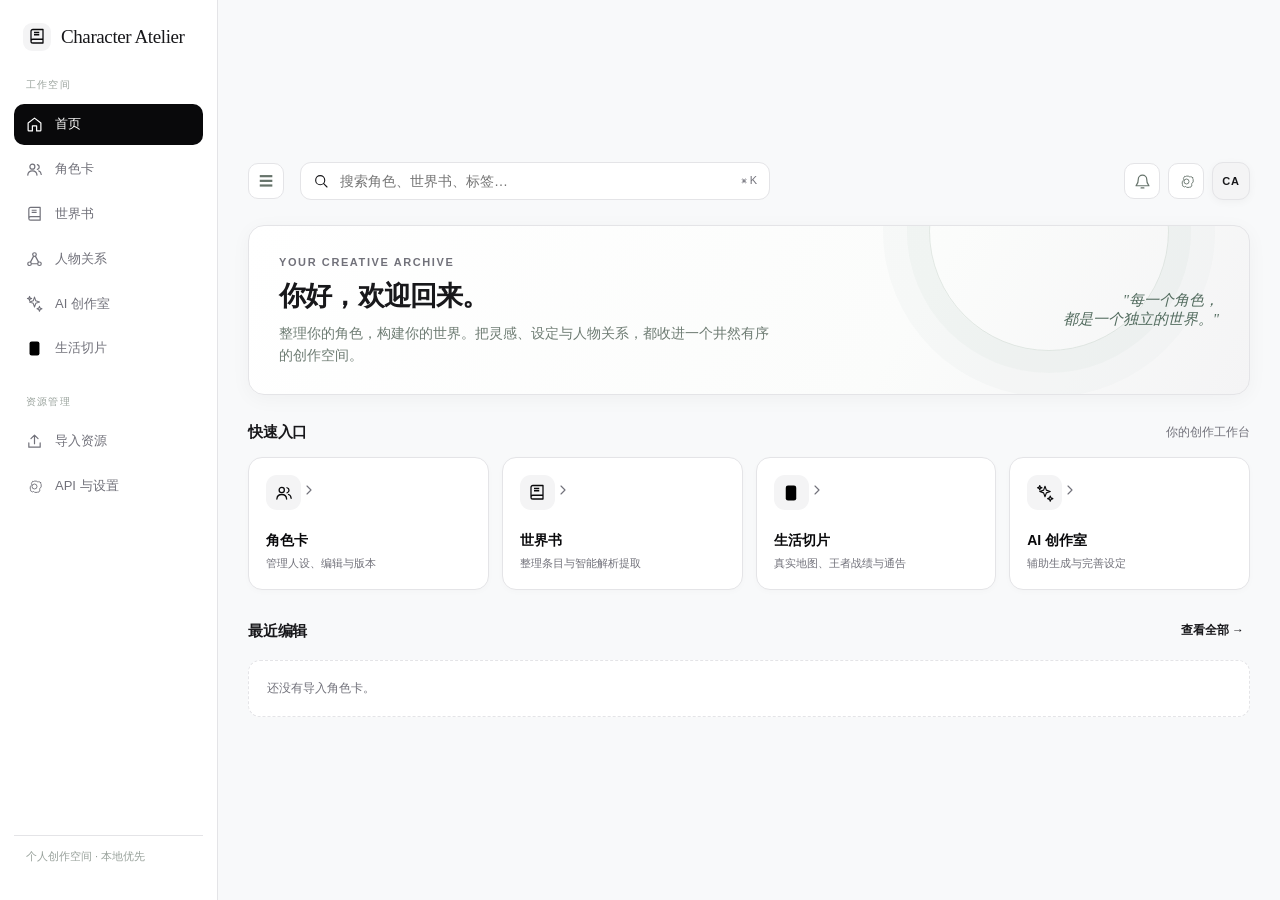
<file: index.html>
<!DOCTYPE html>
<html lang="zh-CN">
<head>
       <script>
       window.onerror = function(msg, url, line) {
         alert("报错文件: " + url.split('/').pop() + "\n第 " + line + " 行: " + msg);
       };
     </script>
  <meta charset="utf-8"/>
  <meta content="width=device-width, initial-scale=1, viewport-fit=cover" name="viewport"/>
  <title>Character Atelier｜角色创作工作台</title>
  <link rel="stylesheet" href="css/base.css"/>
  <link rel="stylesheet" href="css/layout.css"/>
  <link rel="stylesheet" href="css/components.css"/>
  <link rel="stylesheet" href="css/characters.css"/>
  <link rel="stylesheet" href="css/character-detail.css"/>
  <link rel="stylesheet" href="css/worldbook.css"/>
</head>
<body>

<!-- 注入 SVG 图标精灵（异步加载） -->
<div id="svg-sprites" aria-hidden="true" style="position:absolute;width:0;height:0;overflow:hidden"></div>
<script>
  fetch('icons.svg').then(r=>r.text()).then(t=>{
    const el = document.getElementById('svg-sprites');
    if (el) el.innerHTML = t;
  }).catch(e=>console.warn('SVG icons loaded fallback', e));
</script>

<div class="app">
  <aside class="sidebar" id="mainNavSidebar">
    <div class="brand"><span class="brand-mark"><svg style="width:18px;height:18px"><use href="#i-book"></use></svg></span>Character Atelier</div>
    <div class="navgroup">
      <div class="navlabel">工作空间</div>
      <button class="navitem active" data-page="home"><svg><use href="#i-home"></use></svg>首页</button>
      <button class="navitem" data-page="characters"><svg><use href="#i-users"></use></svg>角色卡</button>
      <button class="navitem" data-page="worlds"><svg><use href="#i-book"></use></svg>世界书</button>
      <button class="navitem" data-page="relations"><svg><use href="#i-network"></use></svg>人物关系</button>
      <button class="navitem" data-page="ai"><svg><use href="#i-sparkles"></use></svg>AI 创作室</button>
      <button class="navitem" data-page="vignettes"><svg><use href="#i-phone"></use></svg>生活切片</button>
    </div>
    <div class="navgroup">
      <div class="navlabel">资源管理</div>
      <button class="navitem" data-action="import"><svg><use href="#i-upload"></use></svg>导入资源</button>
      <button class="navitem" data-page="settings"><svg><use href="#i-settings"></use></svg>API 与设置</button>
    </div>
    <div class="navbottom"><div class="sidebar-foot">个人创作空间 · 本地优先</div></div>
  </aside>

  <main class="main">
    <header class="topbar">
      <button class="iconbtn mobile-menu-btn" id="menuBtn" type="button" aria-label="打开导航菜单">☰</button>
      <div class="mobile-brand"><span class="brand-mark" style="width:26px;height:26px;padding:4px"><svg style="width:16px;height:16px"><use href="#i-book"></use></svg></span>Character Atelier</div>
      <div class="search"><svg><use href="#i-search"></use></svg><input id="globalSearch" placeholder="搜索角色、世界书、标签…"/><span class="small" style="font-size:11px;color:var(--muted)">⌘ K</span></div>
      <div class="top-actions">
        <button class="iconbtn" id="notify" title="通知"><svg><use href="#i-bell"></use></svg></button>
        <button class="iconbtn" data-page="settings" title="设置"><svg><use href="#i-settings"></use></svg></button>
        <div class="avatar">CA</div>
      </div>
    </header>

    <!-- ======== 首页 ======== -->
    <section class="page active" id="page-home">
      <div class="hero">
        <div>
          <div class="eyebrow">Your creative archive</div>
          <h1>你好，欢迎回来。</h1>
          <p>整理你的角色，构建你的世界。把灵感、设定与人物关系，都收进一个井然有序的创作空间。</p>
        </div>
        <div class="hero-quote">"每一个角色，<br/>都是一个独立的世界。"</div>
      </div>
      <div class="section-head"><h2>快速入口</h2><span class="muted small">你的创作工作台</span></div>
      <div class="quickgrid">
        <button class="quickcard" data-page="characters"><div class="quicktop"><span class="icowash"><svg><use href="#i-users"></use></svg></span><span class="arrow" style="color:var(--muted)"><svg style="width:16px;height:16px"><use href="#i-chevron"></use></svg></span></div><div><strong>角色卡</strong><small style="color:var(--muted);display:block;margin-top:3px">管理人设、编辑与版本</small></div></button>
        <button class="quickcard" data-page="worlds"><div class="quicktop"><span class="icowash"><svg><use href="#i-book"></use></svg></span><span class="arrow" style="color:var(--muted)"><svg style="width:16px;height:16px"><use href="#i-chevron"></use></svg></span></div><div><strong>世界书</strong><small style="color:var(--muted);display:block;margin-top:3px">整理条目与智能解析提取</small></div></button>
        <button class="quickcard" data-page="vignettes"><div class="quicktop"><span class="icowash"><svg><use href="#i-phone"></use></svg></span><span class="arrow" style="color:var(--muted)"><svg style="width:16px;height:16px"><use href="#i-chevron"></use></svg></span></div><div><strong>生活切片</strong><small style="color:var(--muted);display:block;margin-top:3px">真实地图、王者战绩与通告</small></div></button>
        <button class="quickcard" data-page="ai"><div class="quicktop"><span class="icowash lav"><svg><use href="#i-sparkles"></use></svg></span><span class="arrow" style="color:var(--muted)"><svg style="width:16px;height:16px"><use href="#i-chevron"></use></svg></span></div><div><strong>AI 创作室</strong><small style="color:var(--muted);display:block;margin-top:3px">辅助生成与完善设定</small></div></button>
      </div>
      <div class="section-head"><h2>最近编辑</h2><button class="linkbtn" data-page="characters" style="border:0;background:transparent;color:var(--ink);font-weight:700;font-size:12px;cursor:pointer">查看全部 →</button></div>
      <div class="resourcegrid" id="recentGrid"></div>
    </section>

    <!-- ======== 角色卡资料库 ======== -->
    <section class="page" id="page-characters">
      <div class="page-heading">
        <div>
          <div class="eyebrow">YOUR CHARACTER LIBRARY</div>
          <h1>角色卡资料库</h1>
          <p class="muted" style="color:var(--muted)">完整管理 PNG 角色卡、Mufy XML 角色卡、设定字段、世界书与原始元数据。数据保存在本地浏览器。</p>
        </div>
        <div class="heading-actions">
          <button class="btn btn-primary" id="btnCreateNewChar" type="button">
            <svg class="ui-icon"><use href="#i-plus"></use></svg>
            <span>新建角色卡</span>
          </button>
          <label class="btn btn-soft file-trigger" id="newImportAction" for="filePicker" role="button" tabindex="0">
            <svg class="ui-icon"><use href="#i-upload"></use></svg>
            <span>导入卡片 (PNG/XML/JSON)</span>
          </label>
        </div>
      </div>
      <div class="notice hidden" id="notice"></div>
      <div class="character-workspace">
        <aside class="character-library-rail" id="libraryRail">
          <div class="brand"><span class="brand-icon">✦</span><span>CHARACTER ATELIER</span></div>
          <div class="side-tools">
            <div class="muted" style="font-size:12px;padding:4px 2px">支持导入 PNG 角色卡、Mufy XML 及 JSON 角色卡</div>
            <input accept="image/png,.png,.xml,text/xml,application/xml,.json,application/json" class="native-file-picker" id="filePicker" aria-label="选择角色卡文件" multiple type="file"/>
            <input aria-label="搜索角色卡" class="search" id="searchInput" placeholder="搜索角色名、作者、标签…" type="search"/>
            <button type="button" class="btn btn-soft btn-small" id="favoriteOnlyBtn" aria-pressed="false">★ 仅看收藏</button>
            <div class="filters">
              <select aria-label="按标签筛选" class="search" id="tagFilter"><option value="">全部标签</option></select>
              <select aria-label="排序" class="search" id="sortSelect"><option value="recent">最近导入</option><option value="name">名称 A–Z</option><option value="old">最早导入</option></select>
            </div>
            <div class="section-kicker" style="padding:6px 3px 0">YOUR LOCAL LIBRARY</div>
          </div>
          <div class="card-list" id="cardList"></div>
          <div class="side-tools" style="border-top:1px solid var(--line)">
            <button class="btn btn-soft btn-small" id="exportBackup">导出完整备份</button>
            <button class="btn btn-quiet btn-small" id="importBackup">恢复备份 JSON</button>
            <input accept=".json,application/json" hidden id="backupPicker" type="file"/>
          </div>
          <div class="side-foot">数据保存在此浏览器 · 不会自动上传</div>
        </aside>
        <div class="character-list-main">
          <div class="toolbar">
            <div class="toolbar-title" id="summary">本地角色卡收藏与管理</div>
            <div class="character-actions">
              <button class="btn btn-quiet btn-small" id="batchModeBtn" type="button" aria-pressed="false">批量管理</button>
              <button class="btn btn-quiet btn-small hidden" id="batchSelectAllBtn" type="button">全选</button>
              <button class="btn btn-danger btn-small hidden" id="batchDeleteBtn" type="button">批量删除（已选 0 张）</button>
              <button class="btn btn-primary btn-small hidden" id="batchExportBtn" type="button">批量导出选中（已选 0 张）</button>
            </div>
          </div>
          <div class="character-grid" id="characterGrid" aria-label="角色卡网格"></div>
          <div class="empty hidden" id="emptyTip">
            <div class="empty-icon">▧</div>
            <strong style="color:var(--ink);font-size:16px">暂无选中的角色卡</strong>
            <p style="font-size:12px">导入 PNG / XML / JSON 角色卡，或从列表选择已有卡片。</p>
            <label class="btn btn-primary file-trigger" id="emptyImport" for="filePicker" role="button" tabindex="0">选择卡片文件</label>
          </div>
        </div>
      </div>
    </section>

    <!-- ======== 角色详情 ======== -->
    <section class="page" id="page-character-detail">
      <div class="page-heading detail-heading">
        <div>
          <div class="eyebrow">CHARACTER WORKSPACE</div>
          <h1>角色详情工作台</h1>
          <p class="muted" style="color:var(--muted)">查看完整设定、开场白、世界书、正则脚本与原始 JSON。</p>
        </div>
        <button class="btn btn-quiet" id="backToLibrary">← 返回角色卡资料库</button>
      </div>
      <div class="hidden" id="characterDetail">
        <section class="hero">
          <div class="hero-top-row">
            <img alt="角色卡头像" class="avatar" id="detailAvatar"/>
            <div class="hero-info">
              <div class="detail-title-row" style="display:flex;align-items:center;justify-content:space-between;gap:8px">
                <h1 id="detailName" style="margin:0">角色名</h1>
                <button type="button" class="favorite-star" id="detailFavoriteBtn" aria-label="收藏角色" aria-pressed="false"><svg class="ui-icon"><use href="#i-star"></use></svg></button>
              </div>
              <div class="author muted" id="detailAuthor" style="margin:4px 0 8px;font-size:12px">作者：未知</div>
              <div class="tags" id="detailTags" style="display:flex;gap:5px;flex-wrap:wrap"></div>
            </div>
          </div>
          <div class="hero-actions">
            <button class="btn btn-primary btn-hero-primary" id="btnDownloadPng" type="button"><svg class="ui-icon"><use href="#i-download-card"></use></svg><span>保存原卡 PNG</span></button>
            <div class="hero-sub-actions">
              <button class="btn btn-soft btn-hero-sub" id="btnExportDetailJson" type="button"><svg class="ui-icon"><use href="#i-copy"></use></svg><span>导出 JSON</span></button>
              <button class="btn btn-soft btn-hero-sub" id="btnExtractLoreToWb" type="button" title="提取内嵌世界书到独立书库"><svg class="ui-icon"><use href="#i-book"></use></svg><span>提取世界书</span></button>
              <button aria-label="删除角色卡" class="btn btn-hero-del" id="btnDelete" type="button" title="删除角色卡"><svg class="ui-icon"><use href="#i-trash"></use></svg></button>
            </div>
          </div>
        </section>
        <nav aria-label="角色卡详情导航" class="tabs">
          <button class="tab active" data-tab="intro">简介设定</button>
          <button class="tab" data-tab="greetings">开场白集合</button>
          <button class="tab" data-tab="lorebook">世界书 Lore</button>
          <button class="tab" data-tab="regex">正则脚本</button>
          <button class="tab" data-tab="prompt">高级 Prompt</button>
          <button class="tab" data-tab="raw">原始数据</button>
        </nav>
        <section class="tab-panel" id="panel-intro">
          <div class="panel"><div class="panel-title">描述 Description</div><div class="content-text" id="detailDesc"></div></div>
          <div class="panel"><div class="panel-title">性格 Personality</div><div class="content-text" id="detailPersonality"></div></div>
          <div class="panel"><div class="panel-title">场景设定 Scenario</div><div class="content-text" id="detailScenario"></div></div>
        </section>
        <section class="tab-panel hidden" id="panel-greetings">
          <div id="greetingPlainMode"><div class="panel"><div class="panel-title">默认第一句话 First Message</div><div class="content-text" id="detailFirstMes"></div></div><div class="entry-grid" id="altGreetingsBox"></div></div>
          <div class="entry-grid hidden" id="greetingChatMode"></div>
        </section>
        <section class="tab-panel hidden" id="panel-lorebook">
          <div class="lore-toolbar">
            <input aria-label="搜索世界书条目" class="search" id="loreSearch" placeholder="搜索条目名、关键词、正文…" type="search"/>
            <button class="btn btn-soft btn-small" id="loreSelectVisible">全选当前结果</button>
            <button class="btn btn-quiet btn-small" id="loreClear">取消全选</button>
            <button class="btn btn-soft btn-small" id="loreExportSelected">导出选中</button>
            <button class="btn btn-quiet btn-small" id="loreCopySelected">复制选中正文</button>
            <span class="lore-count" id="loreSelectionCount">未选择条目</span>
          </div>
          <div class="entry-grid" id="loreEntriesBox"></div>
        </section>
        <section class="tab-panel hidden" id="panel-regex"><div class="entry-grid" id="regexEntriesBox"></div></section>
        <section class="tab-panel hidden" id="panel-prompt">
          <div class="panel"><div class="panel-title">系统提示词 System Prompt</div><div class="content-text" id="detailSystemPrompt"></div></div>
          <div class="panel"><div class="panel-title">示例对话 Mes Example</div><div class="content-text" id="detailMesExample"></div></div>
        </section>
        <section class="tab-panel hidden" id="panel-raw">
          <div class="panel">
            <div class="panel-title">角色卡 JSON</div>
            <div class="hero-actions" style="margin-top:0;margin-bottom:12px"><button class="btn btn-soft btn-small" id="copyRaw">复制 JSON</button><button class="btn btn-soft btn-small" id="downloadRaw">下载 JSON</button></div>
            <pre class="content-text" id="rawJson" style="font-size:11px;overflow:auto;max-height:70vh"></pre>
          </div>
        </section>
      </div>
    </section>

    <!-- ======== 世界书 ======== -->
    <section class="page" id="page-worlds">
      <div class="page-heading">
        <div>
          <div class="eyebrow">WORLD BUILDING ARCHIVE</div>
          <h1>世界书设定库</h1>
          <p class="muted" style="color:var(--muted)">对齐 Kelivo 世界书规范，支持多本管理、注入位置控制与标准导出。</p>
        </div>
        <div class="heading-actions">
          <button class="btn btn-primary" id="wbSmartParseBtn" type="button"><svg class="inline-icon"><use href="#i-sparkles"></use></svg>智能批量解析</button>
          <button class="btn btn-soft" id="wbSandboxBtn" type="button"><svg class="ui-icon"><use href="#i-flask"></use></svg><span>触发沙盒</span></button>
          <button class="btn btn-soft" id="wbNewEntryBtn" type="button"><svg class="inline-icon"><use href="#i-plus"></use></svg>新建条目</button>
          <label class="btn btn-quiet file-trigger" for="wbJsonPicker" role="button" tabindex="0"><svg class="inline-icon"><use href="#i-upload"></use></svg>导入 JSON</label>
          <input type="file" id="wbJsonPicker" class="native-file-picker" accept=".json,application/json" aria-label="导入世界书 JSON 文件"/>
          <button class="btn btn-quiet" id="wbExportJsonBtn" type="button">导出当前书</button>
        </div>
      </div>
      <div class="wb-toolbar-card">
        <div class="wb-toolbar-row">
          <div class="wb-select-wrap"><label for="wbBookSelect" class="wb-label">当前世界书：</label><select id="wbBookSelect" class="wb-select"></select></div>
           <div class="wb-book-actions">
            <button class="btn btn-quiet btn-small" id="wbNewBookBtn" type="button">新建书</button>
            <button class="btn btn-quiet btn-small" id="wbRenameBookBtn" type="button">重命名</button>
            <button class="btn btn-danger btn-small" id="wbDeleteBookBtn" type="button">删除</button>
          </div>
        </div>
        <div class="wb-search-row">
          <input type="search" id="wbSearchInput" class="search" placeholder="搜索当前世界书条目名、关键词、正文内容..." aria-label="搜索世界书条目"/>
          <div class="wb-search-sub-row">
            <div class="dropdown-capsule-wrap" id="wbFilterWrap">
              <button type="button" class="dropdown-capsule-btn" id="wbFilterTrigger"><span id="wbFilterLabel">全部条目</span><svg style="width:10px;height:10px;stroke:currentColor;stroke-width:2;fill:none" viewBox="0 0 24 24"><polyline points="6 9 12 15 18 9"></polyline></svg></button>
              <div class="dropdown-capsule-menu" id="wbFilterMenu">
                <div class="dropdown-capsule-item" data-filter="all">全部条目</div>
                <div class="dropdown-capsule-item" data-filter="constant">仅看常驻</div>
                <div class="dropdown-capsule-item" data-filter="priority">按优先级从高到低</div>
              </div>
            </div>
            <div class="wb-stats-tag" id="wbStats">共 0 条目</div>
          </div>
        </div>
      </div>
      <div class="wb-entries-grid" id="wbEntriesContainer"></div>
    </section>

    <!-- ======== 人物关系 ======== -->
    <section class="page" id="page-relations">
      <div class="page-heading">
        <div><div class="eyebrow">CONNECTIONS</div><h1>人物关系</h1><p class="muted" style="color:var(--muted)">把角色、组织与事件之间的联系整理成可追溯的关系图。</p></div>
        <button class="btn btn-primary" data-action="new-relation">＋ 添加关系</button>
      </div>
      <div class="panel development-panel"><div class="empty-icon">⌘</div><h2>关系图谱正在开发中</h2><p>后续将支持从已导入角色卡选择节点、编辑关系类型和说明，并导出关系数据。</p></div>
    </section>

    <!-- ======== AI 创作室 ======== -->
    <section class="page" id="page-ai">
      <div class="section-head" style="margin-top:0">
        <div><div class="eyebrow">Creative studio</div><h2 style="font-size:23px;margin-top:5px">AI 创作室</h2><div class="muted small" style="color:var(--muted)">用你自己的 API 辅助构建人物、世界观和关系。</div></div>
      </div>
      <div class="detail-layout">
        <div class="panel" style="padding:18px">
          <h3>开始一次创作</h3>
          <label class="small muted" style="color:var(--muted);font-size:12px">创作类型</label>
          <div class="quickgrid" style="grid-template-columns:repeat(2,minmax(0,1fr));margin:10px 0 16px">
            <button class="quickcard task" data-task="角色设定"><span class="icowash"><svg><use href="#i-users"></use></svg></span><strong>角色设定</strong><small style="color:var(--muted)">完善背景与性格</small></button>
            <button class="quickcard task" data-task="世界观生成"><span class="icowash"><svg><use href="#i-book"></use></svg></span><strong>世界观生成</strong><small style="color:var(--muted)">构建世界规则</small></button>
            <button class="quickcard task" data-task="关系分析"><span class="icowash"><svg><use href="#i-network"></use></svg></span><strong>关系分析</strong><small style="color:var(--muted)">整理角色联系</small></button>
            <button class="quickcard task" data-task="润色与扩写"><span class="icowash lav"><svg><use href="#i-sparkles"></use></svg></span><strong>润色与扩写</strong><small style="color:var(--muted)">保持原意优化表达</small></button>
          </div>
          <label style="font-size:12px;font-weight:700">创作要求</label>
          <textarea id="aiPrompt" placeholder="例如：设计一个表面温和、内心戒备的星际考古学家……" style="width:100%;min-height:130px;border:1px solid var(--line);border-radius:10px;padding:12px;outline:0;margin-top:6px"></textarea>
          <div style="margin-top:14px;display:grid;grid-template-columns:1.1fr 1fr;gap:10px;width:100%">
            <div style="position:relative;width:100%;height:42px;display:flex;align-items:center">
              <select id="aiTemplateSelect" style="width:100%;height:42px;border:1px solid #e4e4e7;border-radius:12px;padding:0 34px 0 13px;background:#f4f4f5;color:#18181b;font-size:13px;font-weight:600;outline:none;-webkit-appearance:none;appearance:none;cursor:pointer"><option>使用默认模板</option><option>角色卡生成模板</option><option>世界书条目模板</option></select>
              <svg class="ui-icon" style="position:absolute;right:12px;top:50%;transform:translateY(-50%);pointer-events:none;color:#71717a;width:13px;height:13px"><use href="#i-chevron"></use></svg>
            </div>
            <button class="btn btn-primary" id="fakeGenerate" type="button" style="width:100%;height:42px;border-radius:12px!important;font-size:13px;font-weight:700;display:flex;align-items:center;justify-content:center;gap:7px"><svg class="ui-icon" style="width:14px;height:14px;color:#fff"><use href="#i-sparkles"></use></svg><span>生成草稿</span></button>
          </div>
          <div class="notice" style="margin-top:12px">当前为 UI 原型，生成按钮仅演示交互；接入 API 后才会调用模型。</div>
        </div>
        <div class="panel" style="padding:18px">
          <h3>创作前检查</h3>
          <div class="settingsrow"><div><strong>API 配置</strong><p style="font-size:11px;color:var(--muted);margin:3px 0 0">管理服务商与模型</p></div><button class="btn btn-quiet btn-small" data-page="settings">去配置</button></div>
          <div class="settingsrow"><div><strong>保留原始设定</strong><p style="font-size:11px;color:var(--muted);margin:3px 0 0">生成结果先保存为草稿</p></div><input type="checkbox" class="klv-switch" checked/></div>
        </div>
      </div>
    </section>

    <!-- ======== 生活切片与小剧场主页 ======== -->
    <section class="page" id="page-vignettes">
      <div class="page-heading">
        <div>
          <div class="eyebrow">VISUAL IDENTITY & ICONS</div>
          <h1>生活切片与小剧场工坊</h1>
          <div class="muted">角色的真实生活触点：地图、小手机、游戏战绩、外卖小票与通告日程。</div>
        </div>
      </div>

      <div class="icon-grid">
        <div class="icon-tile" onclick="window.toast ? window.toast('地图动线功能待开发') : alert('地图动线功能待开发')">
          <div class="icon-box"><svg class="ui-icon" style="width:20px;height:20px"><use href="#i-map"></use></svg></div>
          <span class="icon-name">真实地图</span>
          <span class="icon-tag">地理 / 动线</span>
        </div>

        <div class="icon-tile" onclick="window.toast ? window.toast('游戏电竞功能待开发') : alert('游戏电竞功能待开发')">
          <div class="icon-box"><svg class="ui-icon" style="width:20px;height:20px"><use href="#i-game"></use></svg></div>
          <span class="icon-name">游戏电竞</span>
          <span class="icon-tag">王者 / 开黑</span>
        </div>

        <div class="icon-tile" onclick="window.toast ? window.toast('日常烟火功能待开发') : alert('日常烟火功能待开发')">
          <div class="icon-box"><svg class="ui-icon" style="width:20px;height:20px"><use href="#i-receipt"></use></svg></div>
          <span class="icon-name">日常烟火</span>
          <span class="icon-tag">外卖 / 小票</span>
        </div>

        <div class="icon-tile" onclick="window.toast ? window.toast('通告日程功能待开发') : alert('通告日程功能待开发')">
          <div class="icon-box"><svg class="ui-icon" style="width:20px;height:20px"><use href="#i-calendar"></use></svg></div>
          <span class="icon-name">通告日程</span>
          <span class="icon-tag">大夜 / 失联</span>
        </div>

        <div class="icon-tile" onclick="window.toast ? window.toast('热搜舆论功能待开发') : alert('热搜舆论功能待开发')">
          <div class="icon-box"><svg class="ui-icon" style="width:20px;height:20px"><use href="#i-trending"></use></svg></div>
          <span class="icon-name">热搜舆论</span>
          <span class="icon-tag">文娱 / 词条</span>
        </div>

        <div class="icon-tile" onclick="window.toast ? window.toast('出行足迹功能待开发') : alert('出行足迹功能待开发')">
          <div class="icon-box"><svg class="ui-icon" style="width:20px;height:20px"><use href="#i-plane"></use></svg></div>
          <span class="icon-name">出行足迹</span>
          <span class="icon-tag">登机牌 / 跨城</span>
        </div>

        <div class="icon-tile" onclick="window.toast ? window.toast('未发备忘功能待开发') : alert('未发备忘功能待开发')">
          <div class="icon-box"><svg class="ui-icon" style="width:20px;height:20px"><use href="#i-note"></use></svg></div>
          <span class="icon-name">未发备忘</span>
          <span class="icon-tag">私密草稿</span>
        </div>
      </div>
    </section>

    <!-- ======== 设置 ======== -->
    <section class="page" id="page-settings">
      <div class="section-head" style="margin-top:0">
        <div><div class="eyebrow">Preferences</div><h2 style="font-size:23px;margin-top:5px">API 与设置</h2><div class="muted small" style="color:var(--muted)">配置你的服务商，管理数据与工作空间偏好。</div></div>
      </div>
      <div class="detail-layout">
        <div class="panel" style="padding:18px">
          <h3>模型服务商</h3>
          <div class="settingsrow"><div><strong>OpenAI 兼容接口</strong><p style="font-size:11px;color:var(--muted);margin:3px 0 0">自定义 Base URL、API Key 与模型名称</p></div><button class="btn btn-quiet btn-small" data-action="api-config">配置</button></div>
          <div class="settingsrow"><div><strong>Anthropic</strong><p style="font-size:11px;color:var(--muted);margin:3px 0 0">可选服务商</p></div><button class="btn btn-quiet btn-small" data-action="api-config">配置</button></div>
          <div class="settingsrow"><div><strong>其他兼容服务</strong><p style="font-size:11px;color:var(--muted);margin:3px 0 0">按需添加多个服务商</p></div><button class="btn btn-quiet btn-small" data-action="api-config">添加</button></div>
          <div class="notice" style="margin-top:12px">安全提示：这是原型界面。正式版本需要妥善处理 API Key。</div>
        </div>
        <div class="panel">
          <h3>工作空间</h3>
          <div class="settingsrow"><div><strong>本地优先存储</strong><p style="font-size:11px;color:var(--muted);margin:3px 0 0">数据优先保存在当前设备</p></div><input type="checkbox" class="klv-switch" checked disabled/></div>
          <div class="settingsrow"><div><strong>默认折叠长内容</strong><p style="font-size:11px;color:var(--muted);margin:3px 0 0">减少页面滚动</p></div><input type="checkbox" class="klv-switch" checked/></div>
          <div class="settingsrow"><div><strong>紧凑显示</strong><p style="font-size:11px;color:var(--muted);margin:3px 0 0">减少卡片与列表的留白</p></div><input type="checkbox" class="klv-switch"/></div>
          <div class="settingsrow"><div><strong>导出与备份</strong><p style="font-size:11px;color:var(--muted);margin:3px 0 0">保存你的角色卡和世界书</p></div><button class="btn btn-primary btn-small" data-action="export">导出数据</button></div>
        </div>
      </div>
    </section>
  </main>
</div>

<!-- 移动端底部导航 -->
<nav class="mobile-nav">
  <button class="active" data-page="home"><svg><use href="#i-home"></use></svg>首页</button>
  <button data-page="characters"><svg><use href="#i-users"></use></svg>角色卡</button>
  <button data-page="vignettes"><svg><use href="#i-phone"></use></svg>切片</button>
  <button data-page="worlds"><svg><use href="#i-book"></use></svg>世界书</button>
  <button data-page="relations"><svg><use href="#i-network"></use></svg>关系</button>
</nav>

<!-- 旧版通用弹窗：默认 display:none 彻底杜绝隐形透明遮罩卡死 -->
<div class="modal-backdrop" id="modalBackdrop" style="display:none;pointer-events:none">
  <div aria-labelledby="modalTitle" aria-modal="true" class="modal" role="dialog" style="max-width:500px;width:100%;padding:22px">
    <div class="modalhead"><h2 id="modalTitle" style="margin:0;font-size:17px">新建内容</h2><button aria-label="关闭" class="close" id="closeModal">×</button></div>
    <div id="modalContent"></div>
    <div class="modalfoot"><button class="btn btn-quiet" id="cancelModal">取消</button><button class="btn btn-primary" id="saveModal">保存草稿</button></div>
  </div>
</div>

<!-- Toast -->
<div class="toast" id="toast"></div>

<!-- 动态弹窗容器 -->
<div id="modalRoot"></div>

<!-- Lightbox 大图预览 -->
<div id="lightboxRoot" class="hidden" role="dialog" aria-modal="true" aria-label="角色原画预览">
  <div class="lightbox-top"><button type="button" class="btn btn-small" id="lightboxSave">↓ 保存原图 PNG</button><button type="button" class="btn btn-small" id="lightboxClose" aria-label="关闭大图">✕ 关闭</button></div>
  <img id="lightboxImage" alt="角色原画大图"/>
  <div id="lightboxCaption" class="lightbox-caption"></div>
</div>

<!-- 移动端侧边栏遮罩 -->
<div class="mobile-backdrop" id="mobileBackdrop" style="display:none;pointer-events:none"></div>

<!-- 唯一 JS 入口 -->
<script type="module" src="js/app.js"></script>
</body>
</html>
</file>
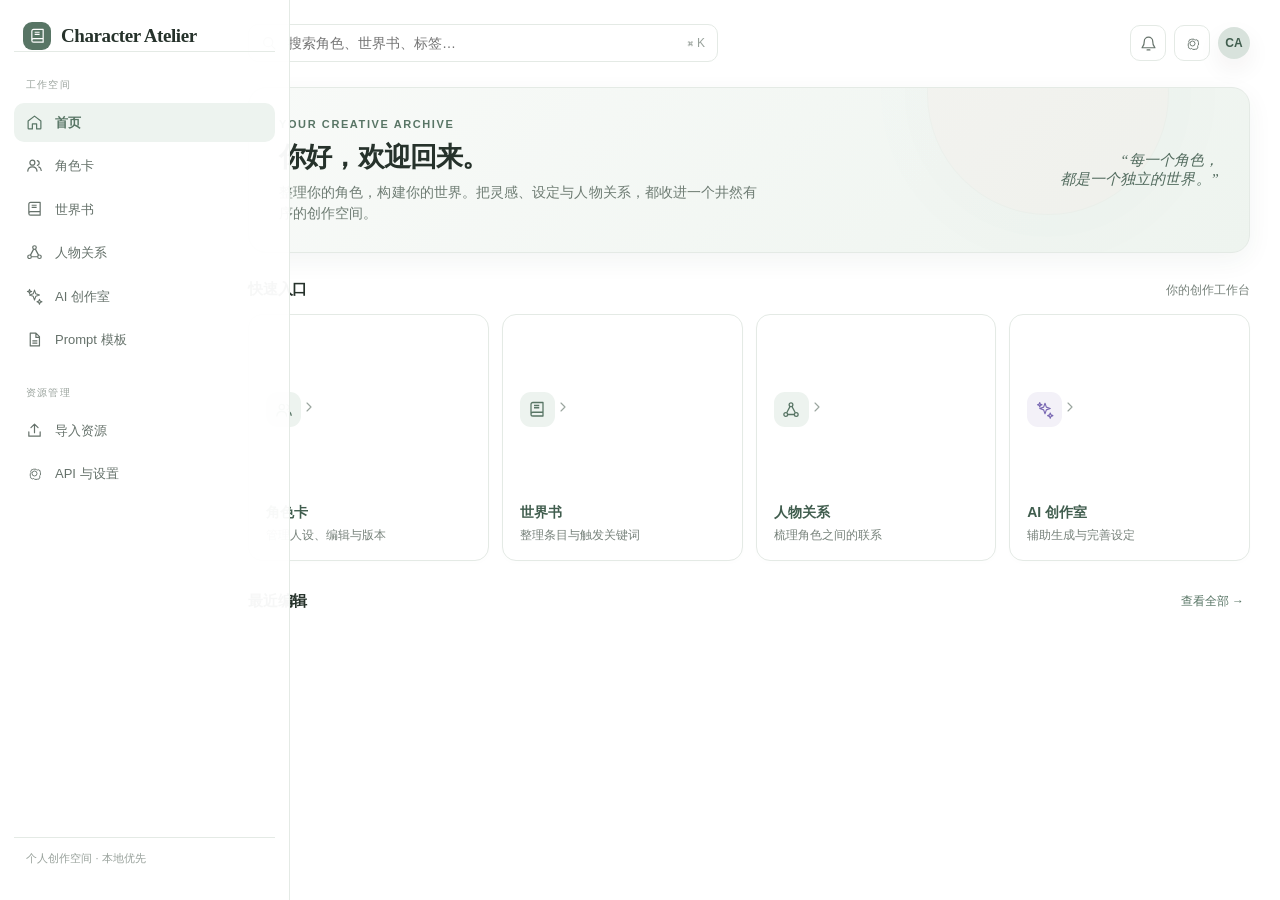
<file: character_atelier_studio_fixed.html>
<!DOCTYPE html>

<html lang="zh-CN">
<head>
<meta charset="utf-8"/>
<meta content="width=device-width, initial-scale=1, viewport-fit=cover" name="viewport"/>
<title>Character Atelier｜角色创作工作台</title>

<style>

:root{--bg:#faf6f0;--card:#fff;--pink:#d88c9a;--pink2:#c97b8a;--ink:#5c494a;--muted:#9b8a8b;--line:#f0e4e6;--soft:#f9ebec;--danger:#b95768;--shadow:0 8px 28px #73505a0c}
*{box-sizing:border-box}body{margin:0;background:var(--bg);color:var(--ink);font:14px/1.5 -apple-system,BlinkMacSystemFont,"Segoe UI",sans-serif;padding:env(safe-area-inset-top) 0 env(safe-area-inset-bottom);-webkit-tap-highlight-color:transparent}button,input,select,textarea{font:inherit}button{cursor:pointer;border:0}button:focus-visible,input:focus-visible,select:focus-visible,textarea:focus-visible{outline:3px solid #d88c9a70;outline-offset:2px}.app{min-height:100dvh;display:flex}.mobile-head{display:none}.sidebar{width:290px;background:#fff;border-right:1px solid var(--line);display:flex;flex-direction:column;flex-shrink:0;min-height:100dvh;z-index:30}.brand{padding:18px 16px;border-bottom:1px solid var(--line);font-weight:800;font-size:16px;display:flex;align-items:center;gap:10px}.brand-icon{background:var(--soft);color:var(--pink);border-radius:10px;padding:7px}.side-tools{padding:12px;display:grid;gap:9px}.btn{padding:10px 13px;border-radius:12px;font-weight:650;transition:.18s;display:inline-flex;align-items:center;justify-content:center;gap:7px}.btn-primary{background:var(--pink);color:#fff}.btn-primary:hover{background:var(--pink2)}.btn-soft{background:var(--soft);color:var(--ink)}.btn-quiet{background:#f7f3f1;color:var(--ink)}.btn-danger{background:#f9e9eb;color:var(--danger)}.btn-small{padding:7px 10px;font-size:12px}.search{width:100%;padding:10px 12px;border:1px solid var(--line);border-radius:11px;background:#fff;color:var(--ink)}.filters{display:grid;grid-template-columns:1fr 1fr;gap:7px}.card-list{padding:2px 10px 12px;overflow:auto;flex:1}.character-row{display:flex;align-items:center;gap:10px;padding:9px;border-radius:12px;border:1px solid transparent;margin-bottom:5px;cursor:pointer}.character-row:hover{background:#faf6f0}.character-row.active{background:var(--soft);border-color:#d88c9a80}.thumb{width:43px;height:58px;object-fit:cover;background:var(--bg);border:1px solid var(--line);border-radius:8px;flex-shrink:0}.row-info{min-width:0;flex:1}.row-name{font-weight:750;font-size:13px;white-space:nowrap;overflow:hidden;text-overflow:ellipsis}.row-meta{font-size:11px;color:var(--muted);margin-top:2px}.row-actions{display:flex;gap:3px}.icon-btn{background:transparent;color:var(--muted);padding:5px;border-radius:7px}.icon-btn:hover{background:#fff;color:var(--ink)}.side-foot{border-top:1px solid var(--line);padding:12px;text-align:center;color:var(--muted);font-size:11px}.main{flex:1;min-width:0;min-height:100dvh;padding:22px;overflow:auto}.main-inner{max-width:900px;margin:0 auto}.toolbar{display:flex;gap:8px;align-items:center;justify-content:space-between;margin-bottom:16px;flex-wrap:wrap}.toolbar-title{font-size:12px;color:var(--muted)}.empty{min-height:70vh;display:flex;flex-direction:column;align-items:center;justify-content:center;text-align:center;color:var(--muted);padding:30px}.empty-icon{width:68px;height:68px;background:#fff;border-radius:18px;display:grid;place-items:center;font-size:30px;color:var(--pink);box-shadow:var(--shadow);margin-bottom:16px}.hero,.panel,.entry{background:#fff;border:1px solid var(--line);border-radius:17px;box-shadow:var(--shadow)}.hero{padding:18px;display:flex;gap:18px;align-items:center}.avatar{width:128px;height:174px;object-fit:cover;border:1px solid var(--line);border-radius:13px;background:var(--bg);flex-shrink:0}.hero-info{flex:1;min-width:0}.hero h1{font-size:24px;margin:0 0 3px;line-height:1.25;overflow-wrap:anywhere}.muted{color:var(--muted)}.author{font-size:12px;margin-bottom:12px}.tags{display:flex;gap:6px;flex-wrap:wrap}.tag{font-size:11px;background:var(--bg);border:1px solid var(--line);padding:3px 8px;border-radius:7px}.hero-actions{display:flex;gap:8px;margin-top:16px;flex-wrap:wrap}.tabs{display:flex;gap:5px;overflow-x:auto;padding:14px 0 10px;margin-bottom:5px;border-bottom:1px solid var(--line)}.tab{white-space:nowrap;padding:9px 13px;border-radius:10px;background:transparent;color:var(--muted);font-size:12px;font-weight:700}.tab.active{background:#fff;color:var(--pink);box-shadow:var(--shadow)}.tab-panel{display:grid;gap:12px}.panel{padding:16px;min-width:0}.panel-title{color:var(--pink);font-size:11px;font-weight:800;letter-spacing:.08em;text-transform:uppercase;margin-bottom:9px}.content-text{white-space:pre-wrap;overflow-wrap:anywhere;user-select:text;font-size:13px;max-height:none}.entry{padding:13px 15px}.entry-head{display:flex;align-items:flex-start;justify-content:space-between;gap:12px;margin-bottom:8px}.entry-title{font-weight:800;overflow-wrap:anywhere}.entry-key{font-size:11px;color:var(--muted);text-align:right}.entry-content{white-space:pre-wrap;overflow-wrap:anywhere;font-size:12px;color:#785e60;user-select:text}.entry-grid{display:grid;gap:9px}.hidden{display:none!important}.notice{padding:10px 12px;border-radius:11px;background:#fff8f3;border:1px solid #f1dfd4;color:#805e54;font-size:12px;margin-bottom:12px}.modal-backdrop{position:fixed;inset:0;background:#4a363a70;backdrop-filter:blur(3px);z-index:80;display:grid;place-items:center;padding:16px}.modal{background:#fff;border-radius:18px;width:min(620px,100%);max-height:90dvh;overflow:auto;padding:18px;box-shadow:0 20px 70px #3a202640}.modal h2{margin:0 0 14px;font-size:19px}.field{display:grid;gap:5px;margin-bottom:12px}.field label{font-size:12px;font-weight:750}.field input,.field select,.field textarea{width:100%;border:1px solid var(--line);border-radius:10px;padding:10px;background:#fff;color:var(--ink)}.field textarea{min-height:120px;resize:vertical}.modal-actions{display:flex;justify-content:flex-end;gap:8px;flex-wrap:wrap;margin-top:14px}.toast{position:fixed;left:50%;bottom:calc(20px + env(safe-area-inset-bottom));transform:translateX(-50%);z-index:100;background:#5c494a;color:white;padding:10px 15px;border-radius:12px;box-shadow:var(--shadow);max-width:90vw;font-size:12px}.drop-zone{border:1px dashed #d88c9a;border-radius:13px;padding:18px;text-align:center;background:#fffafb;color:var(--muted)}.file-label{display:inline-flex}.detail-count{font-size:11px;color:var(--muted)}.mobile-backdrop{display:none}
@media(max-width:760px){.app{display:block}.mobile-head{height:58px;display:flex;align-items:center;justify-content:space-between;padding:0 12px;background:#ffffffeb;backdrop-filter:blur(14px);border-bottom:1px solid var(--line);position:sticky;top:0;z-index:25}.mobile-head strong{font-size:15px}.sidebar{position:fixed;inset:0 auto 0 0;width:min(86vw,320px);min-height:0;height:100dvh;transform:translateX(-105%);transition:transform .25s;box-shadow:12px 0 35px #49313718}.sidebar.open{transform:translateX(0)}.mobile-backdrop.show{display:block;position:fixed;inset:0;background:#4a363a60;backdrop-filter:blur(3px);z-index:29}.main{padding:13px;min-height:calc(100dvh - 58px)}.hero{align-items:center;gap:13px;padding:13px}.avatar{width:104px;height:142px}.hero h1{font-size:20px}.hero-actions .btn{flex:1}.tabs{margin-left:-2px;margin-right:-2px}.panel{padding:13px}.content-text{font-size:12px}.toolbar{margin-bottom:10px}.toolbar .btn{flex:1}.empty{min-height:65vh}}@media(max-width:420px){.hero{align-items:flex-start}.avatar{width:92px;height:126px}.hero h1{font-size:18px}.hero-actions{margin-top:11px}.hero-actions .btn{font-size:11px;padding:8px}.entry-head{display:block}.entry-key{text-align:left;margin-top:4px}.filters{grid-template-columns:1fr 1fr}}


:root{
 --bg:#f6f3ee;--card:#fffdfa;--pink:#754052;--pink2:#5e3041;--ink:#292526;
 --muted:#8b8181;--line:#e8e0d9;--soft:#f0e7e6;--danger:#a64f5a;
 --shadow:0 8px 30px rgba(48,30,34,.045);--accent:#b98a78;--sage:#7f8c7a;
}
body{background:radial-gradient(ellipse at 95% 0%,#eee3df 0,transparent 30%),var(--bg);color:var(--ink);letter-spacing:.005em}
.sidebar{background:rgba(255,253,250,.92);border-right-color:var(--line)}
.brand{padding:22px 18px;font-size:14px;letter-spacing:.04em}
.brand-icon{background:#754052;color:#fff;border-radius:12px;padding:9px;box-shadow:0 5px 15px #75405224}
.btn{border-radius:999px;padding:10px 15px;transition:transform .18s,background .18s,box-shadow .18s}
.btn:active{transform:scale(.98)}
.btn-primary{background:var(--pink);box-shadow:0 5px 14px #7540521c}
.btn-primary:hover{background:var(--pink2)}
.btn-soft{background:#eee4e3;color:#633847}
.btn-quiet{background:#f0ede8;color:#62585a}
.btn-danger{background:#f7e8e8;color:#9d4e58}
.search,.field input,.field select,.field textarea{border-radius:14px;border-color:#e5dcd5;background:#fffdfa}
.search{padding:11px 13px}
.main{padding:28px}
.main-inner{max-width:1040px}
.toolbar{margin-bottom:20px}
.toolbar-title{font-size:12px;letter-spacing:.04em}
.hero,.panel,.entry{border:1px solid rgba(223,211,203,.85);border-radius:22px;box-shadow:var(--shadow);background:rgba(255,253,250,.92)}
.hero{padding:22px;gap:22px;position:relative;overflow:hidden}
.hero:after{content:"";position:absolute;width:180px;height:180px;border-radius:50%;right:-80px;top:-105px;background:#f0e6e2;pointer-events:none}
.avatar{width:138px;height:184px;border-radius:16px;border:0;box-shadow:0 10px 25px #2a1e2010;position:relative;z-index:1}
.hero-info{position:relative;z-index:1}
.hero h1{font-size:clamp(23px,3vw,32px);letter-spacing:-.035em;font-weight:780}
.author{font-size:12px;color:#938587}
.tag{border-radius:999px;padding:5px 10px;background:#f1e8e4;border-color:transparent;color:#684a4c}
.tabs{gap:7px;padding:18px 0 12px;border-bottom-color:#e6dcd5}
.tab{border-radius:999px;padding:10px 15px;font-size:12px;color:#8d8182}
.tab.active{background:#754052;color:white;box-shadow:0 5px 14px #7540521c}
.tab-panel{gap:14px}
.panel{padding:0;overflow:hidden}
.panel-title{margin:0;padding:17px 18px 0;color:#754052;font-size:10px;letter-spacing:.13em}
.content-text{padding:12px 18px 18px;font-size:13px;line-height:1.85;color:#4b4242}
.entry{padding:0;overflow:hidden}
.entry-head{padding:15px 16px;margin:0;align-items:center}
.entry-title{font-size:14px;letter-spacing:-.01em}
.entry-key{font-size:11px;color:#8b7378;text-align:left}
.entry-content{padding:0 16px 16px;font-size:12px;line-height:1.8;color:#5c5050}
.detail-count{background:#f1e8e4;padding:4px 8px;border-radius:999px}
.empty-icon{border-radius:22px;background:#efe5e3;color:#754052;box-shadow:none}
.notice{border-radius:16px;background:#fff8f2;border-color:#eddbcf;white-space:pre-wrap}
.toast{border-radius:999px;background:#30272a;padding:11px 17px}
.mobile-head{background:rgba(255,253,250,.88);backdrop-filter:blur(16px);border-bottom-color:#e8e0d9}
.modal{background:#fffdfa;border:1px solid #e8e0d9;border-radius:24px}
.modal-backdrop{backdrop-filter:blur(8px)}
.side-foot{font-size:10px;letter-spacing:.025em}
.section-kicker{font-size:10px;letter-spacing:.15em;text-transform:uppercase;color:#9b8583}
.lore-toolbar{display:flex;flex-wrap:wrap;gap:8px;align-items:center;padding:12px;background:#eee7e2;border-radius:18px;margin-bottom:12px}
.lore-toolbar .search{flex:1;min-width:150px;background:#fffdfa}
.lore-count{font-size:11px;color:#79696a;padding:0 4px}
.lore-entry{padding:0}
.lore-summary{display:flex;align-items:flex-start;gap:10px;list-style:none;cursor:pointer;padding:15px 16px}
.lore-summary::-webkit-details-marker{display:none}
.lore-check{width:18px;height:18px;accent-color:#754052;flex-shrink:0;margin-top:2px}
.lore-summary-main{min-width:0;flex:1}
.lore-summary-title{font-size:14px;font-weight:780;overflow-wrap:anywhere}
.lore-summary-sub{font-size:11px;color:#8b7778;margin-top:4px;line-height:1.5;overflow-wrap:anywhere}
.lore-chevron{color:#9d8587;transition:transform .18s}
details[open]>.lore-summary .lore-chevron{transform:rotate(180deg)}
.lore-body{padding:0 16px 16px;border-top:1px solid #eee5df}
.lore-meta-grid{display:grid;grid-template-columns:repeat(2,minmax(0,1fr));gap:8px;margin:13px 0}
.lore-meta{background:#f7f2ed;border-radius:12px;padding:9px 10px;min-width:0}
.lore-meta-label{font-size:10px;color:#958585;margin-bottom:3px}
.lore-meta-value{font-size:12px;color:#44383a;overflow-wrap:anywhere;white-space:pre-wrap}
.lore-content{font-size:12px;line-height:1.85;white-space:pre-wrap;overflow-wrap:anywhere;padding:13px 0;color:#4e4445}
.lore-actions{display:flex;gap:7px;flex-wrap:wrap}
.lore-actions .btn{font-size:11px;padding:8px 12px}
.copy-mini{border:1px solid #e8ddd7;background:#fffdfa;color:#73565a;border-radius:999px;padding:7px 11px;font-size:11px;white-space:nowrap}
.fold-summary{display:flex;align-items:center;justify-content:space-between;gap:12px;cursor:pointer;list-style:none;padding:15px 18px}
.fold-summary::-webkit-details-marker{display:none}
.fold-title{font-size:10px;letter-spacing:.13em;text-transform:uppercase;color:#754052;font-weight:800}
.fold-summary-right{display:flex;align-items:center;gap:10px}
.fold-copy{font-size:11px;color:#806b6f;background:#f3eae6;padding:5px 10px;border-radius:999px;letter-spacing:0}
.panel-body{border-top:1px solid #eee5df}
@media(max-width:760px){
 .main{padding:13px}
 .hero{padding:15px;border-radius:20px}
 .avatar{width:104px;height:144px}
 .hero h1{font-size:22px}
 .tabs{padding-top:15px}
 .panel,.entry{border-radius:18px}
 .lore-toolbar{padding:9px;border-radius:16px}
 .lore-toolbar .btn{flex:1}
 .lore-meta-grid{grid-template-columns:1fr 1fr}
}
@media(max-width:420px){
 .avatar{width:88px;height:122px}
 .hero{gap:12px}
 .hero h1{font-size:19px}
 .lore-meta-grid{grid-template-columns:1fr 1fr}
 .fold-summary{padding:14px}
 .fold-copy{display:none}
}


:root{--bg:#ffffff;--panel:#fff;--panel-soft:#f8f9f8;--ink:#252b28;--muted:#7a827d;--line:#e9ece9;--accent:#5d7568;--accent-dark:#40564a;--accent-soft:#eef2ee;--lav:#f3f1f8;--shadow:0 10px 30px #1c2b2408;--radius:13px}
*{box-sizing:border-box}body{margin:0;background:var(--bg);color:var(--ink);font:14px/1.5 Inter,-apple-system,BlinkMacSystemFont,"Segoe UI","PingFang SC","Microsoft YaHei",sans-serif}button,input,textarea,select{font:inherit}button{cursor:pointer}.app{min-height:100vh;display:grid;grid-template-columns:218px 1fr}.sidebar{border-right:1px solid var(--line);background:#ffffff;padding:22px 14px;display:flex;flex-direction:column;gap:25px}.brand{display:flex;align-items:center;gap:10px;padding:0 9px;font-family:Georgia,serif;font-size:19px;letter-spacing:-.4px}.brand-mark{width:28px;height:28px;border-radius:9px;background:var(--accent);display:grid;place-items:center;color:white}.brand-mark svg{width:17px;height:17px}.navgroup{display:grid;gap:4px}.navlabel{padding:0 12px 7px;color:#9aa39d;font-size:10px;letter-spacing:1.2px;text-transform:uppercase}.navitem{border:0;background:transparent;color:#65716a;display:flex;align-items:center;gap:12px;padding:10px 12px;border-radius:10px;text-align:left;width:100%;font-size:13px}.navitem svg{width:17px;height:17px;stroke-width:1.7}.navitem:hover{background:#f0f3ef}.navitem.active{background:var(--accent-soft);color:var(--accent-dark);font-weight:600}.navbottom{margin-top:auto}.sidebar-foot{padding:12px;border-top:1px solid var(--line);color:#98a19b;font-size:11px}.main{min-width:0;padding:24px 30px 45px;max-width:1600px;width:100%;margin:auto}.topbar{display:flex;align-items:center;gap:16px;margin-bottom:25px}.mobile-brand{display:none}.search{height:38px;max-width:470px;flex:1;display:flex;align-items:center;gap:9px;border:1px solid var(--line);border-radius:10px;background:#fff;padding:0 12px;color:#98a19b}.search svg{width:16px}.search input{border:0;outline:0;min-width:0;flex:1;color:var(--ink);background:transparent}.top-actions{margin-left:auto;display:flex;align-items:center;gap:8px}.iconbtn{width:36px;height:36px;border:1px solid var(--line);background:white;border-radius:10px;display:grid;place-items:center;color:#66736b}.iconbtn svg{width:17px;height:17px}.avatar{width:32px;height:32px;border-radius:50%;background:#d8e2dc;color:var(--accent-dark);display:grid;place-items:center;font-weight:650;font-size:12px}.hero{border:1px solid var(--line);border-radius:18px;background:linear-gradient(105deg,#ffffff 0%,#fbfcfb 62%,#f3f6f3 100%);padding:28px 30px;display:flex;align-items:center;justify-content:space-between;gap:20px;position:relative;overflow:hidden;margin-bottom:22px}.hero:after{content:"";position:absolute;width:240px;height:240px;border-radius:50%;border:1px solid #b8c9bd66;right:8%;top:-115px;box-shadow:0 0 0 22px #b8c9bd18,0 0 0 46px #b8c9bd12}.eyebrow{font-size:11px;letter-spacing:1.6px;color:var(--accent);font-weight:700;text-transform:uppercase}.hero h1{font-size:27px;letter-spacing:-.8px;line-height:1.25;margin:8px 0}.hero p{color:#6e7c73;margin:8px 0 0;max-width:490px}.hero-quote{position:relative;z-index:1;color:#526b5e;font:italic 15px Georgia,serif;text-align:right;max-width:180px}.section-head{display:flex;align-items:center;justify-content:space-between;gap:12px;margin:25px 0 13px}.section-head h2{font-size:15px;margin:0;font-weight:700;letter-spacing:-.2px}.muted{color:var(--muted)}.small{font-size:12px}.linkbtn{border:0;background:transparent;color:var(--accent);font-size:12px;padding:6px}.quickgrid{display:grid;grid-template-columns:repeat(4,minmax(0,1fr));gap:13px}.quickcard{border:1px solid var(--line);border-radius:14px;background:var(--panel);padding:17px;display:flex;flex-direction:column;gap:14px;text-align:left;min-height:133px;transition:.18s;box-shadow:0 2px 6px #24372b03}.quickcard:hover,.resource:hover{border-color:#b9c9bf;transform:translateY(-2px);box-shadow:var(--shadow)}.quicktop{display:flex;align-items:center;justify-content:space-between}.icowash{width:35px;height:35px;border-radius:11px;background:var(--accent-soft);color:var(--accent);display:grid;place-items:center}.icowash.lav{background:var(--lav);color:#7968b3}.icowash svg{width:18px;height:18px}.arrow{color:#9aa59e}.arrow svg{width:16px}.quickcard strong{display:block;font-size:14px}.quickcard small{color:var(--muted);display:block;margin-top:3px}.resourcegrid{display:grid;grid-template-columns:repeat(4,minmax(0,1fr));gap:13px}.resource{border:1px solid var(--line);background:#fff;border-radius:13px;padding:10px;display:flex;align-items:center;gap:11px;text-align:left;min-width:0;transition:.18s}.thumb{width:54px;height:58px;border-radius:9px;flex-shrink:0;display:grid;place-items:center;color:#f9fbf8;font-size:17px;font-weight:600;overflow:hidden;background:linear-gradient(145deg,#b9c9bd,#657c70)}.thumb.blue{background:linear-gradient(145deg,#9bb6c6,#3b5d6e)}.thumb.gold{background:linear-gradient(145deg,#d9c7a5,#8a7455)}.thumb.plum{background:linear-gradient(145deg,#c4b9d7,#716185)}.resource strong{display:block;white-space:nowrap;overflow:hidden;text-overflow:ellipsis;font-size:12px}.resource small{display:block;color:var(--muted);font-size:11px;margin-top:4px}.tag{display:inline-flex;align-items:center;gap:4px;padding:3px 7px;background:#f1f4f1;border-radius:6px;color:#6b7970;font-size:10px;margin-top:6px}.page{display:none}.page.active{display:block}.toolbar{display:flex;align-items:center;gap:8px;flex-wrap:wrap;margin-bottom:17px}.btn{border:1px solid var(--line);background:white;color:#4d5a52;border-radius:9px;padding:8px 12px;font-size:12px;display:inline-flex;align-items:center;justify-content:center;gap:7px}.btn svg{width:15px;height:15px}.btn:hover{background:#f6f8f5}.btn.primary{background:var(--accent);border-color:var(--accent);color:white}.btn.primary:hover{background:var(--accent-dark)}.btn.ghost{border-color:transparent;background:transparent}.field{height:37px;border:1px solid var(--line);border-radius:9px;background:white;padding:0 11px;outline:0;color:var(--ink)}.field:focus,textarea:focus{border-color:#9eb6a8;box-shadow:0 0 0 3px #e4eee7}.grow{flex:1;min-width:160px}.librarygrid{display:grid;grid-template-columns:repeat(3,minmax(0,1fr));gap:15px}.librarycard{background:white;border:1px solid var(--line);border-radius:14px;overflow:hidden;cursor:pointer;transition:.18s}.librarycard:hover{transform:translateY(-2px);box-shadow:var(--shadow)}.cover{height:122px;background:linear-gradient(135deg,#eef2ee,#d7e0d9);display:flex;align-items:flex-end;padding:14px;color:#304b3c;position:relative;overflow:hidden}.cover:before,.cover:after{content:"";position:absolute;border:1px solid #ffffff80;border-radius:50%;width:180px;height:180px;right:-28px;top:-86px}.cover:after{width:130px;height:130px;right:16px;top:-55px}.cover.blue{background:linear-gradient(135deg,#e7eef1,#c5d4da);color:#183e4e}.cover.gold{background:linear-gradient(135deg,#f3eee5,#ded2bc);color:#5a472a}.cover.plum{background:linear-gradient(135deg,#efedf3,#d9d3e3);color:#493b5b}.cover h3{position:relative;z-index:1;margin:0;font-size:18px}.librarybody{padding:13px}.librarybody p{margin:5px 0 10px;color:var(--muted);font-size:12px}.meta{display:flex;justify-content:space-between;color:#8b968e;font-size:10px}.detail-layout{display:grid;grid-template-columns:minmax(0,1.5fr) minmax(240px,.8fr);gap:16px}.panel{background:white;border:1px solid var(--line);border-radius:14px;padding:18px;margin-bottom:14px}.panel h3{margin:0 0 14px;font-size:14px}.detailtitle{display:flex;align-items:center;gap:14px;margin-bottom:18px}.portrait{width:66px;height:66px;border-radius:14px;background:linear-gradient(140deg,#d6e0d6,#80998a);display:grid;place-items:center;color:white;font-size:22px}.detailtitle h2{margin:0 0 5px;font-size:20px}.detailtitle p{margin:0;color:var(--muted);font-size:12px}.tabs{display:flex;gap:5px;border-bottom:1px solid var(--line);margin-bottom:14px}.tab{border:0;background:transparent;padding:9px 11px;color:var(--muted);font-size:12px;border-bottom:2px solid transparent}.tab.active{color:var(--accent);border-color:var(--accent);font-weight:650}.kv{display:grid;grid-template-columns:100px 1fr;gap:9px;padding:10px 0;border-bottom:1px solid #eff1ee;font-size:12px}.kv:last-child{border:0}.kv span:first-child{color:var(--muted)}.entry{border:1px solid var(--line);border-radius:10px;margin:8px 0;overflow:hidden}.entryhead{padding:11px 12px;display:flex;align-items:center;gap:9px;cursor:pointer;background:#fff}.entryhead input{accent-color:var(--accent)}.entryhead strong{font-size:12px;flex:1}.entrybody{padding:0 12px 12px 38px;color:#65736a;font-size:12px;display:none}.entry.open .entrybody{display:block}.entrybody p{margin:0 0 8px}.entrymeta{margin-top:12px;padding-top:11px;border-top:1px solid var(--line)}.entrymeta>div:first-child{display:flex;align-items:center;justify-content:space-between;gap:10px;margin-bottom:9px}.entrymeta b{font-size:11px;color:#4c5b51}.entrymeta>div:first-child span{font-size:10px;color:var(--muted)}.metagrid{display:grid;grid-template-columns:repeat(3,minmax(0,1fr));gap:7px}.metagrid span{display:flex;flex-direction:column;gap:2px;background:#fafbfa;border:1px solid #eff1ef;border-radius:7px;padding:7px;font-size:10px;color:var(--muted)}.metagrid strong{font-size:11px;color:#46544b;font-weight:600}.pill{border-radius:6px;background:#edf3ee;color:#557063;padding:3px 6px;font-size:10px}.graph{height:310px;position:relative;background:radial-gradient(circle at center,#f7f9f6,#fff 68%);border:1px solid var(--line);border-radius:12px;overflow:hidden}.graph svg{position:absolute;inset:0;width:100%;height:100%}.node{position:absolute;transform:translate(-50%,-50%);border:1px solid #dce5dd;background:white;border-radius:12px;padding:9px 12px;box-shadow:0 4px 15px #2c47340d;text-align:center;min-width:85px;font-size:11px}.node b{display:block;font-size:12px}.node small{color:var(--muted)}.node.center{left:50%;top:50%;background:var(--accent);color:white;border-color:var(--accent)}.node.center small{color:#d9e5dd}.node.n1{left:23%;top:24%}.node.n2{left:77%;top:24%}.node.n3{left:24%;top:77%}.node.n4{left:76%;top:77%}.emptyhint{padding:28px;text-align:center;color:var(--muted);font-size:12px}.settingsrow{display:flex;align-items:center;justify-content:space-between;gap:12px;padding:14px 0;border-bottom:1px solid #eff1ee}.settingsrow:last-child{border:0}.settingsrow strong{font-size:13px}.settingsrow p{font-size:11px;color:var(--muted);margin:3px 0 0}.toggle{width:36px;height:21px;border-radius:20px;border:0;background:#d8ded9;padding:3px}.toggle:after{content:"";display:block;width:15px;height:15px;border-radius:50%;background:white;transition:.18s}.toggle.on{background:var(--accent)}.toggle.on:after{transform:translateX(15px)}.notice{padding:11px 13px;border-radius:10px;background:#f2f5f1;color:#627269;font-size:12px;margin:12px 0}.modal-backdrop{position:fixed;inset:0;background:#1c2b2480;display:none;align-items:center;justify-content:center;padding:18px;z-index:10}.modal-backdrop.show{display:flex}.modal{background:white;width:min(480px,100%);border-radius:16px;box-shadow:0 25px 80px #101a1533;padding:22px}.modalhead{display:flex;align-items:center;justify-content:space-between;margin-bottom:16px}.modalhead h2{margin:0;font-size:17px}.close{border:0;background:#f2f4f1;border-radius:8px;width:30px;height:30px;font-size:19px;color:#67736b}.modal label{display:block;font-size:12px;color:#66736a;margin:12px 0 6px}.modal input,.modal textarea,.modal select{width:100%;border:1px solid var(--line);border-radius:9px;padding:10px;outline:0}.modal textarea{min-height:90px;resize:vertical}.formgrid{display:grid;grid-template-columns:repeat(2,minmax(0,1fr));gap:0 12px}.modal .formgrid input,.modal .formgrid select{padding:9px}.modalfoot{display:flex;justify-content:flex-end;gap:8px;margin-top:18px}.toast{position:fixed;right:22px;bottom:22px;background:#2f4339;color:white;padding:12px 16px;border-radius:10px;box-shadow:var(--shadow);font-size:12px;opacity:0;transform:translateY(8px);pointer-events:none;transition:.2s;z-index:20}.toast.show{opacity:1;transform:translateY(0)}.mobile-nav{display:none}
@media(max-width:1000px){.app{grid-template-columns:190px 1fr}.main{padding:20px}.quickgrid{grid-template-columns:repeat(2,minmax(0,1fr))}.resourcegrid{grid-template-columns:repeat(2,minmax(0,1fr))}.librarygrid{grid-template-columns:repeat(2,minmax(0,1fr))}.hero-quote{display:none}}
@media(max-width:680px){body{padding-bottom:70px}.app{display:block}.sidebar{display:none}.main{padding:14px 14px 25px}.topbar{gap:8px;margin-bottom:16px}.mobile-brand{display:flex;align-items:center;gap:7px;font-family:Georgia,serif;font-size:17px;white-space:nowrap}.mobile-brand .brand-mark{width:25px;height:25px}.search{height:35px;min-width:40px;padding:0 9px}.search input{font-size:11px}.top-actions .iconbtn{display:none}.top-actions{margin-left:0}.avatar{width:29px;height:29px}.hero{padding:21px 19px;margin-bottom:17px}.hero h1{font-size:23px}.hero p{font-size:12px}.eyebrow{font-size:9px}.section-head{margin:20px 0 11px}.quickgrid{gap:9px}.quickcard{min-height:115px;padding:13px;gap:11px}.icowash{width:31px;height:31px}.quickcard strong{font-size:13px}.quickcard small{font-size:10px}.resourcegrid{gap:8px}.resource{padding:8px;gap:8px}.thumb{width:43px;height:47px}.resource strong{font-size:11px}.resource small{font-size:10px}.librarygrid{grid-template-columns:repeat(2,minmax(0,1fr));gap:10px}.cover{height:95px;padding:10px}.cover h3{font-size:15px}.librarybody{padding:10px}.detail-layout{grid-template-columns:1fr}.detailtitle h2{font-size:18px}.panel{padding:14px}.kv{grid-template-columns:80px 1fr}.graph{height:280px}.toolbar .field{flex:1;min-width:120px}.toolbar .grow{min-width:100%}.mobile-nav{position:fixed;bottom:0;left:0;right:0;height:62px;background:#fffffff2;backdrop-filter:blur(14px);border-top:1px solid var(--line);display:flex;justify-content:space-around;align-items:center;padding:5px 5px calc(5px + env(safe-area-inset-bottom));z-index:5}.mobile-nav button{border:0;background:transparent;color:#859087;display:flex;flex-direction:column;align-items:center;gap:3px;font-size:9px;min-width:49px}.mobile-nav button svg{width:18px;height:18px}.mobile-nav button.active{color:var(--accent);font-weight:700}.mobile-nav .plus{width:34px;height:34px;border-radius:50%;background:var(--accent);color:white;display:grid;place-items:center}.mobile-nav .plus svg{width:18px}.notice{font-size:11px}}


#page-characters .character-workspace{display:grid;grid-template-columns:minmax(250px,300px) minmax(0,1fr);gap:22px;align-items:start;margin-top:22px}
#page-characters .character-workspace .main-inner{width:100%}
#page-characters .character-workspace .hero{margin-top:0}
#page-characters .character-workspace .content-grid{min-width:0}
#page-characters .character-workspace #characterDetail{min-width:0}
#page-characters .character-workspace .character-list-panel{min-width:0}
#page-characters .heading-actions{display:flex;gap:10px;flex-wrap:wrap;align-items:center}
#page-characters .page-heading{display:flex;align-items:flex-end;justify-content:space-between;gap:20px;flex-wrap:wrap}
#page-characters .page-heading h1{margin:4px 0 8px}
#page-characters .page-heading p{margin:0;max-width:680px}
#page-characters .eyebrow{font-size:11px;letter-spacing:.14em;color:var(--sage,#5d7568);font-weight:700}
#page-characters .character-workspace .sidebar{display:none!important}
#page-characters .character-workspace .main{margin:0!important;padding:0!important;width:100%!important}
#page-characters .character-workspace .main-inner{max-width:none!important}
@media(max-width:900px){#page-characters .character-workspace{grid-template-columns:1fr}#page-characters .page-heading{align-items:flex-start}}


#page-characters .character-library-rail{display:flex!important;position:relative!important;inset:auto!important;transform:none!important;width:auto!important;min-width:0;border:1px solid var(--line,#e9ece9);border-radius:18px;background:#fff;box-shadow:none;min-height:520px;max-height:calc(100vh - 210px);overflow:auto;padding:18px;gap:14px;color:var(--ink,#252b28)}
#page-characters .character-library-rail .brand{display:none}
#page-characters .character-library-rail .side-tools{padding:0;border:0!important;background:transparent}
#page-characters .character-library-rail .card-list{overflow:visible;min-height:120px}
#page-characters .character-library-rail .side-foot{margin-top:auto}
#page-characters .character-library-rail .character-row{border-radius:12px}
#page-characters .character-library-rail .btn{white-space:normal}
#page-characters .character-workspace{grid-template-columns:minmax(250px,300px) minmax(0,1fr)}
@media(max-width:900px){#page-characters .character-library-rail{max-height:none;min-height:0}#page-characters .character-workspace{grid-template-columns:1fr}}


#page-character-detail .detail-heading{margin-bottom:22px}
#page-character-detail #characterDetail{display:block!important;min-width:0}
#page-character-detail #characterDetail.hidden{display:none!important}
#page-character-detail .hero{margin-top:0}
#page-character-detail .tab-panel{min-width:0}
#page-character-detail .content-text{overflow-wrap:anywhere}

.development-panel{margin-top:24px;padding:36px;min-height:280px;display:flex;flex-direction:column;align-items:flex-start;justify-content:center;gap:10px}.development-panel h2{margin:0}.development-panel p{max-width:760px;margin:0;color:var(--muted,#6b756f);line-height:1.7}.compact-empty{padding:24px 0}.empty-state{padding:24px;border:1px dashed var(--line,#e9ece9);border-radius:16px;text-align:center}.empty-state .empty-icon{font-size:28px;color:var(--sage,#5d7568)}.empty-state h3{margin:8px 0}.empty-state p{color:var(--muted,#6b756f)}


/* Responsive polish pass: shared design system, without changing the prototype's product structure. */
:root{--accent:#5d7568;--accent-dark:#40564a;--accent-soft:#eef2ee;--ink:#252b28;--muted:#7a827d;--line:#e9ece9;--bg:#fff;--panel:#fff;--shadow:0 8px 24px rgba(28,43,36,.045)}
html{scroll-behavior:smooth;-webkit-text-size-adjust:100%}
body{padding-top:env(safe-area-inset-top);padding-bottom:env(safe-area-inset-bottom);background:#fff;color:var(--ink)}
button,input,select,textarea{font-family:inherit;max-width:100%}
button{-webkit-appearance:none;appearance:none;color:inherit}
.quickcard{color:var(--ink);background:#fff;border-color:var(--line);min-width:0;min-height:138px}
.quickcard strong{color:var(--accent-dark)}
.quickcard small{color:var(--muted)}
.hero:after{pointer-events:none}
.topbar{min-width:0}
.mobile-brand{flex-shrink:0;color:var(--ink)}
.topbar>.search{min-width:0}
.top-actions{flex-shrink:0}
#page-characters .character-workspace{display:grid;grid-template-columns:minmax(235px,280px) minmax(0,1fr);gap:18px;align-items:start;margin-top:22px}
#page-characters .character-list-main{min-width:0}
#page-characters .character-library-rail{display:flex!important;position:relative!important;inset:auto!important;transform:none!important;width:auto!important;min-width:0;max-height:calc(100dvh - 190px);overflow:auto;padding:15px;gap:13px;border:1px solid var(--line);border-radius:16px;background:#fff;box-shadow:none}
#page-characters .character-library-rail .brand{display:none}
#page-characters .character-library-rail .side-tools{display:grid;grid-template-columns:minmax(0,1fr);gap:9px;padding:0;border:0!important;background:transparent}
#page-characters .character-library-rail .side-tools[style*="border-top"]{padding-top:12px}
#page-characters .character-library-rail .side-tools>*{min-width:0;width:100%}
#page-characters .character-library-rail .filters{display:grid;grid-template-columns:minmax(0,1fr) minmax(0,1fr);gap:7px}
#page-characters .character-library-rail .search{min-width:0;width:100%;height:40px;padding:9px 10px;border:1px solid var(--line);border-radius:10px;background:#fff}
#page-characters .character-library-rail .btn{min-height:39px;white-space:normal;border-radius:10px}
#page-characters .character-library-rail .card-list{overflow:visible;min-height:70px;padding:0}
#page-characters .character-list-main .toolbar{justify-content:space-between;align-items:flex-start;padding:0 0 12px;border-bottom:1px solid var(--line)}
#page-characters .character-actions{display:flex;flex-wrap:wrap;gap:7px;min-width:0}
#page-characters .character-actions .btn{white-space:normal}
#page-characters .character-list-main .empty{min-height:300px;padding:28px 18px}
#page-characters .page-heading{gap:14px}
#page-characters .page-heading h1{font-size:clamp(24px,3vw,32px);letter-spacing:-.035em}
#page-characters .page-heading p{line-height:1.75}
#page-characters .heading-actions{gap:8px}
#page-characters .heading-actions .btn{min-height:40px}
#page-character-detail .detail-heading{align-items:flex-start}
#page-character-detail .detail-heading h1{font-size:clamp(24px,3vw,32px)}
.development-panel{border-radius:18px;border-color:var(--line);background:#fff;padding:clamp(20px,4vw,36px)}
@media(max-width:900px){
 #page-characters .character-workspace{grid-template-columns:minmax(0,1fr);gap:14px}
 #page-characters .character-library-rail{max-height:none;min-height:0;overflow:visible}
 #page-characters .character-library-rail .card-list{max-height:300px;overflow:auto}
 #page-characters .character-list-main .empty{min-height:240px}
}
@media(max-width:680px){
 body{padding-top:env(safe-area-inset-top);padding-bottom:calc(70px + env(safe-area-inset-bottom))}
 .app{display:block;min-height:100dvh}
 .main{padding:12px 15px 28px;max-width:none}
 .topbar{display:flex;gap:8px;align-items:center;margin-bottom:18px;padding-top:3px}
 .mobile-brand{font-size:14px;gap:6px;letter-spacing:-.3px}
 .mobile-brand .brand-mark{width:25px;height:25px;flex-shrink:0}
 .topbar>.search{flex:1;width:auto;max-width:none;height:36px;padding:0 9px}
 .topbar>.search input{font-size:12px;min-width:0}
 .topbar>.search .small{display:none}
 .top-actions{margin-left:0;gap:0}
 .top-actions .avatar{width:30px;height:30px;flex-shrink:0}
 .hero{padding:20px 18px;margin-bottom:17px;border-radius:17px}
 .hero:after{width:130px;height:130px;right:-52px;top:-75px;box-shadow:0 0 0 12px #b8c9bd12}
 .hero-quote{display:none}
 .hero h1{font-size:23px;line-height:1.3;margin:8px 0}
 .hero p{font-size:13px;line-height:1.7;max-width:100%}
 .section-head{margin:21px 0 12px}
 .quickgrid{grid-template-columns:repeat(2,minmax(0,1fr));gap:10px}
 .quickcard{min-height:142px;padding:14px;gap:13px;border-radius:14px;justify-content:space-between}
 .quickcard strong{font-size:14px;color:var(--accent-dark)}
 .quickcard small{font-size:11px;line-height:1.45}
 .resourcegrid{grid-template-columns:1fr;gap:8px}
 .mobile-nav{height:calc(62px + env(safe-area-inset-bottom));padding:6px 8px calc(5px + env(safe-area-inset-bottom));z-index:50}
 .mobile-nav button{min-width:0;flex:1;font-size:10px;gap:4px}
 .mobile-nav .plus{width:42px;height:36px;flex:0 0 42px;border-radius:22px}
 .page-heading{display:flex;flex-direction:column;align-items:stretch;gap:12px}
 .page-heading h1{font-size:25px;line-height:1.25}
 .page-heading p{font-size:13px;line-height:1.7}
 .heading-actions{display:grid;grid-template-columns:1fr 1fr;width:100%}
 .heading-actions .btn{width:100%;min-width:0;padding:10px 8px;font-size:12px}
 #page-characters .character-workspace{margin-top:16px;gap:12px}
 #page-characters .character-library-rail{padding:13px;border-radius:15px;gap:12px}
 #page-characters .character-library-rail .side-tools{grid-template-columns:minmax(0,1fr);gap:8px}
 #page-characters .character-library-rail .side-tools[style*="border-top"]{grid-template-columns:1fr 1fr}
 #page-characters .character-library-rail .side-tools[style*="border-top"] input{display:none}
 #page-characters .character-library-rail .filters{grid-template-columns:1fr 1fr}
 #page-characters .character-library-rail .section-kicker{font-size:10px;letter-spacing:.13em}
 #page-characters .character-library-rail .card-list{max-height:260px;min-height:50px}
 #page-characters .character-library-rail .character-row{padding:8px;margin-bottom:5px}
 #page-characters .character-list-main .toolbar{display:block;padding-bottom:12px;margin-bottom:12px}
 #page-characters .character-list-main .toolbar-title{margin-bottom:10px;font-size:12px}
 #page-characters .character-actions{display:grid;grid-template-columns:1fr 1fr;gap:7px}
 #page-characters .character-actions .btn{width:100%;min-height:40px;padding:8px;font-size:11px}
 #page-characters .character-actions #exportAI{grid-column:1/-1}
 #page-characters .character-list-main .empty{min-height:220px;padding:24px 14px}
 #page-characters .empty p{max-width:280px;line-height:1.7}
 #page-character-detail .detail-heading{gap:12px}
 #page-character-detail .detail-heading .btn{align-self:flex-start}
 .detail-layout{grid-template-columns:minmax(0,1fr)}
 .panel{padding:14px}
 .tabs{max-width:100%;overflow-x:auto;scrollbar-width:none}
 .tabs::-webkit-scrollbar{display:none}
 .tab{flex-shrink:0}
 .metagrid{grid-template-columns:repeat(2,minmax(0,1fr))}
 .development-panel{padding:22px 17px;min-height:220px}
}
@media(max-width:380px){
 .main{padding-left:12px;padding-right:12px}
 .mobile-brand{font-size:12px}
 .topbar{gap:6px}
 .topbar>.search{padding:0 7px}
 .quickcard{min-height:132px;padding:12px}
 #page-characters .heading-actions{grid-template-columns:1fr}
 #page-characters .character-actions{grid-template-columns:1fr}
 #page-characters .character-actions #exportAI{grid-column:auto}
}



/* Unified visual system: white canvas, calm sage accents, restrained borders and shadows. */
:root{--accent:#587565;--accent-dark:#405d4e;--accent-soft:#edf3ef;--ink:#26322b;--muted:#77827b;--line:#e4eae5;--surface:#fff;--surface-soft:#f7f9f7;--pink:#587565;--rose:#587565;--cream:#fff;--bg:#fff;--shadow:0 8px 26px rgba(40,64,49,.055);}
html{background:#fff;color:var(--ink);-webkit-text-size-adjust:100%;}
body{background:#fff!important;color:var(--ink)!important;}
button,input,select,textarea{font:inherit;}
button,.btn,[role=button]{transition:background-color .16s ease,border-color .16s ease,color .16s ease,box-shadow .16s ease;}
button{color:inherit;}
button:focus-visible,input:focus-visible,select:focus-visible,textarea:focus-visible{outline:3px solid rgba(88,117,101,.22);outline-offset:2px;}
button.primary,.primary,.btn-primary,[class*=primary]{background:var(--accent)!important;border-color:var(--accent)!important;color:#fff!important;}
button.primary:hover,.primary:hover,.btn-primary:hover{background:var(--accent-dark)!important;}
button:not(.primary):not(.btn-primary),.btn:not(.primary){border-color:var(--line);}
input,select,textarea{background:#fff;color:var(--ink);border-color:var(--line)!important;border-radius:12px;}
.card,.panel,.modal,.dialog,.workspace-card,.quick-card,.stat-card{background:#fff!important;border-color:var(--line)!important;box-shadow:var(--shadow);}
.sidebar,.topbar,header{background:rgba(255,255,255,.96);border-color:var(--line)!important;}
.sidebar a.active,.sidebar button.active,.nav-item.active,.bottom-nav .active{color:var(--accent)!important;background:var(--accent-soft)!important;}
a{color:var(--accent);}
.badge,.tag,.chip{background:var(--accent-soft);color:var(--accent-dark);border-color:#dce7df;}
.hero,.welcome-banner{background:linear-gradient(135deg,#f8faf8 0%,#eef4ef 100%)!important;border:1px solid var(--line);overflow:hidden;}
.hero::before,.hero::after,.welcome-banner::before,.welcome-banner::after{max-width:42vw;max-height:42vw;opacity:.24;}
img{max-width:100%;}
@media(max-width:760px){
 body{overflow-x:hidden;}
 .app,.app-shell,.main-layout,.workspace{min-width:0;max-width:100vw;}
 main,.main,.content,.page-content{min-width:0;max-width:100%;padding-left:18px;padding-right:18px;}
 .hero,.welcome-banner{min-height:0!important;padding:22px!important;border-radius:22px!important;}
 .hero h1,.welcome-banner h1{font-size:clamp(24px,6vw,32px);line-height:1.25;}
 .hero p,.welcome-banner p{font-size:15px;line-height:1.7;}
 button,.btn{min-height:42px;max-width:100%;white-space:normal;}
 .toolbar,.actions,.button-row{display:flex;flex-wrap:wrap;gap:10px;align-items:center;}
 .toolbar button,.actions button,.button-row button{width:auto;flex:0 1 auto;}
 input,select,textarea{max-width:100%;min-width:0;}
 .grid,.cards-grid,.quick-grid{grid-template-columns:repeat(2,minmax(0,1fr))!important;gap:12px!important;}
 .bottom-nav{padding-bottom:env(safe-area-inset-bottom);}
}
@media(max-width:420px){
 .grid,.cards-grid,.quick-grid{grid-template-columns:minmax(0,1fr)!important;}
}


/* Import reliability: keep the native picker in the accessibility tree and activate it through labels. */
.native-file-picker{position:absolute!important;width:1px!important;height:1px!important;padding:0!important;margin:-1px!important;overflow:hidden!important;clip:rect(0,0,0,0)!important;white-space:nowrap!important;border:0!important;opacity:.001!important}
.file-trigger{cursor:pointer;text-decoration:none;user-select:none}
.file-trigger:focus-visible{outline:3px solid #b7cbbd;outline-offset:3px}
#recentGrid .resource{cursor:pointer}
#recentGrid .resource-empty{grid-column:1/-1;padding:18px;border:1px dashed var(--line);border-radius:12px;color:var(--muted);font-size:12px;background:#fff}

</style>

<style id="atelier-final-cleanup">
/* Final cleanup: one primary PNG import entry, mobile-safe detail workspace */
#page-characters .character-library-rail #importBtn{display:none!important}
#page-characters .heading-actions{display:flex;flex-wrap:wrap;gap:8px}
#page-characters .heading-actions .file-trigger{cursor:pointer}
@media(max-width:760px){#page-characters .page-heading{align-items:flex-start;flex-direction:column}#page-characters .heading-actions{width:100%;display:grid;grid-template-columns:1fr}#page-characters .heading-actions .btn{width:100%;min-height:44px}.hero{align-items:flex-start;gap:12px}.hero:after{pointer-events:none;opacity:.25;right:-100px}.character-actions{grid-template-columns:1fr 1fr!important}}
</style>

</head>
<body>
<svg aria-hidden="true" height="0" style="position:absolute" width="0">
<symbol id="i-home" viewbox="0 0 24 24"><path d="m3 10 9-7 9 7v10a1 1 0 0 1-1 1h-5v-7H9v7H4a1 1 0 0 1-1-1z" fill="none" stroke="currentColor" stroke-linejoin="round" stroke-width="1.7"></path></symbol>
<symbol id="i-users" viewbox="0 0 24 24"><circle cx="9" cy="8" fill="none" r="3.5" stroke="currentColor" stroke-width="1.7"></circle><path d="M2.5 20c.3-4 2.5-6 6.5-6s6.2 2 6.5 6M16 5a3.5 3.5 0 0 1 0 6.8M18 14c2.2.7 3.3 2.5 3.5 5" fill="none" stroke="currentColor" stroke-linecap="round" stroke-width="1.7"></path></symbol>
<symbol id="i-book" viewbox="0 0 24 24"><path d="M4 4.5A2.5 2.5 0 0 1 6.5 2H20v18H6.5A2.5 2.5 0 0 1 4 17.5zM4 17.5A2.5 2.5 0 0 1 6.5 15H20M8 6h7M8 9h7" fill="none" stroke="currentColor" stroke-linejoin="round" stroke-width="1.7"></path></symbol>
<symbol id="i-sparkles" viewbox="0 0 24 24"><path d="m12 3 1.8 5.2L19 10l-5.2 1.8L12 17l-1.8-5.2L5 10l5.2-1.8zM19 16l1 2.5 2.5 1-2.5 1L19 23l-1-2.5-2.5-1 2.5-1zM5 2l.8 2.2L8 5l-2.2.8L5 8l-.8-2.2L2 5l2.2-.8z" fill="none" stroke="currentColor" stroke-linejoin="round" stroke-width="1.5"></path></symbol>
<symbol id="i-search" viewbox="0 0 24 24"><circle cx="10.8" cy="10.8" fill="none" r="6.8" stroke="currentColor" stroke-width="1.7"></circle><path d="m16 16 5 5" fill="none" stroke="currentColor" stroke-linecap="round" stroke-width="1.7"></path></symbol>
<symbol id="i-settings" viewbox="0 0 24 24"><path d="M12 8.5a3.5 3.5 0 1 0 0 7 3.5 3.5 0 0 0 0-7zM19.4 15a1.7 1.7 0 0 0 .3 1.9l.1.1-1.8 3.1-.2-.1a1.7 1.7 0 0 0-1.9.2l-.1.1h-3.6l-.1-.2a1.7 1.7 0 0 0-1.5-1 1.7 1.7 0 0 0-1.2.5l-.1.1-3.1-1.8.1-.2a1.7 1.7 0 0 0-.2-1.9l-.1-.1v-3.6l.2-.1a1.7 1.7 0 0 0 1-1.5 1.7 1.7 0 0 0-.5-1.2l-.1-.1 1.8-3.1.2.1a1.7 1.7 0 0 0 1.9-.2l.1-.1h3.6l.1.2a1.7 1.7 0 0 0 1.5 1 1.7 1.7 0 0 0 1.2-.5l.1-.1 3.1 1.8-.1.2a1.7 1.7 0 0 0 .2 1.9l.1.1v3.6z" fill="none" stroke="currentColor" stroke-linejoin="round" stroke-width="1.3"></path></symbol>
<symbol id="i-folder" viewbox="0 0 24 24"><path d="M3 6a2 2 0 0 1 2-2h5l2 2h7a2 2 0 0 1 2 2v10a2 2 0 0 1-2 2H5a2 2 0 0 1-2-2z" fill="none" stroke="currentColor" stroke-linejoin="round" stroke-width="1.7"></path></symbol>
<symbol id="i-network" viewbox="0 0 24 24"><circle cx="12" cy="5" fill="none" r="2.5" stroke="currentColor" stroke-width="1.7"></circle><circle cx="5" cy="18" fill="none" r="2.5" stroke="currentColor" stroke-width="1.7"></circle><circle cx="19" cy="18" fill="none" r="2.5" stroke="currentColor" stroke-width="1.7"></circle><path d="m10.8 7.2-4.5 8.5m6.9-8.5 4.5 8.5M7.5 18h9" fill="none" stroke="currentColor" stroke-width="1.7"></path></symbol>
<symbol id="i-plus" viewbox="0 0 24 24"><path d="M12 5v14M5 12h14" fill="none" stroke="currentColor" stroke-linecap="round" stroke-width="1.8"></path></symbol>
<symbol id="i-bell" viewbox="0 0 24 24"><path d="M18 9a6 6 0 0 0-12 0c0 7-3 7-3 9h18c0-2-3-2-3-9M10 21h4" fill="none" stroke="currentColor" stroke-linecap="round" stroke-width="1.7"></path></symbol>
<symbol id="i-upload" viewbox="0 0 24 24"><path d="M12 15V3m-5 5 5-5 5 5M4 14v6h16v-6" fill="none" stroke="currentColor" stroke-linecap="round" stroke-linejoin="round" stroke-width="1.7"></path></symbol>
<symbol id="i-file" viewbox="0 0 24 24"><path d="M6 3h8l5 5v13H6zM14 3v6h5M9 14h7M9 17h7" fill="none" stroke="currentColor" stroke-linejoin="round" stroke-width="1.7"></path></symbol>
<symbol id="i-chevron" viewbox="0 0 24 24"><path d="m9 18 6-6-6-6" fill="none" stroke="currentColor" stroke-linecap="round" stroke-linejoin="round" stroke-width="1.7"></path></symbol>
<symbol id="i-edit" viewbox="0 0 24 24"><path d="m4 16.5-.8 4.3 4.3-.8L20 7.5 16.5 4zM14.5 6l3.5 3.5" fill="none" stroke="currentColor" stroke-linejoin="round" stroke-width="1.7"></path></symbol>
</svg>
<div class="app">
<aside class="sidebar">
<div class="brand"><span class="brand-mark"><svg><use href="#i-book"></use></svg></span>Character Atelier</div>
<div class="navgroup"><div class="navlabel">工作空间</div>
<button class="navitem active" data-page="home"><svg><use href="#i-home"></use></svg>首页</button>
<button class="navitem" data-page="characters"><svg><use href="#i-users"></use></svg>角色卡</button>
<button class="navitem" data-page="worlds"><svg><use href="#i-book"></use></svg>世界书</button>
<button class="navitem" data-page="relations"><svg><use href="#i-network"></use></svg>人物关系</button>
<button class="navitem" data-page="ai"><svg><use href="#i-sparkles"></use></svg>AI 创作室</button>
<button class="navitem" data-page="prompts"><svg><use href="#i-file"></use></svg>Prompt 模板</button>
</div>
<div class="navgroup"><div class="navlabel">资源管理</div>
<button class="navitem" data-action="import"><svg><use href="#i-upload"></use></svg>导入资源</button>
<button class="navitem" data-page="settings"><svg><use href="#i-settings"></use></svg>API 与设置</button>
</div>
<div class="navbottom"><div class="sidebar-foot">个人创作空间 · 本地优先</div></div>
</aside>
<main class="main">
<header class="topbar">
<div class="mobile-brand"><span class="brand-mark"><svg><use href="#i-book"></use></svg></span>Character Atelier</div>
<div class="search"><svg><use href="#i-search"></use></svg><input id="globalSearch" placeholder="搜索角色、世界书、标签…"/><span class="small">⌘ K</span></div>
<div class="top-actions"><button class="iconbtn" id="notify" title="通知"><svg><use href="#i-bell"></use></svg></button><button class="iconbtn" data-page="settings" title="设置"><svg><use href="#i-settings"></use></svg></button><div class="avatar">CA</div></div>
</header>
<section class="page active" id="page-home">
<div class="hero"><div><div class="eyebrow">Your creative archive</div><h1>你好，欢迎回来。</h1><p>整理你的角色，构建你的世界。把灵感、设定与人物关系，都收进一个井然有序的创作空间。</p></div><div class="hero-quote">“每一个角色，<br/>都是一个独立的世界。”</div></div>
<div class="section-head"><h2>快速入口</h2><span class="muted small">你的创作工作台</span></div>
<div class="quickgrid">
<button class="quickcard" data-page="characters"><div class="quicktop"><span class="icowash"><svg><use href="#i-users"></use></svg></span><span class="arrow"><svg><use href="#i-chevron"></use></svg></span></div><div><strong>角色卡</strong><small>管理人设、编辑与版本</small></div></button>
<button class="quickcard" data-page="worlds"><div class="quicktop"><span class="icowash"><svg><use href="#i-book"></use></svg></span><span class="arrow"><svg><use href="#i-chevron"></use></svg></span></div><div><strong>世界书</strong><small>整理条目与触发关键词</small></div></button>
<button class="quickcard" data-page="relations"><div class="quicktop"><span class="icowash"><svg><use href="#i-network"></use></svg></span><span class="arrow"><svg><use href="#i-chevron"></use></svg></span></div><div><strong>人物关系</strong><small>梳理角色之间的联系</small></div></button>
<button class="quickcard" data-page="ai"><div class="quicktop"><span class="icowash lav"><svg><use href="#i-sparkles"></use></svg></span><span class="arrow"><svg><use href="#i-chevron"></use></svg></span></div><div><strong>AI 创作室</strong><small>辅助生成与完善设定</small></div></button>
</div>
<div class="section-head"><h2>最近编辑</h2><button class="linkbtn" data-page="characters">查看全部 →</button></div>
<div class="resourcegrid" id="recentGrid">




</div>
</section>
<section class="page" id="page-characters"><div class="page-heading"><div><div class="eyebrow">YOUR CHARACTER LIBRARY</div><h1>角色卡资料库</h1><p class="muted">完整管理 PNG 角色卡、设定字段、世界书与原始元数据。数据保存在本地浏览器。</p></div><div class="heading-actions"><label class="btn btn-primary file-trigger" id="newImportAction" for="filePicker" role="button" tabindex="0">＋ 导入 PNG 角色卡</label><button class="btn btn-quiet" id="newBackupAction">导出完整备份</button></div></div><div class="notice hidden" id="notice"></div><div class="character-workspace"><aside class="character-library-rail" id="sidebar">
<div class="brand"><span class="brand-icon">✦</span><span>CHARACTER ATELIER<small style="display:block;font-size:10px;font-weight:500;color:#9b8583;letter-spacing:.1em;margin-top:2px">角色设定工作室</small></span></div>
<div class="side-tools">
<label class="btn btn-primary file-trigger" id="importBtn" for="filePicker" role="button" tabindex="0">＋ 导入 PNG 角色卡</label>
<input accept="image/png,.png" class="native-file-picker" id="filePicker" aria-label="选择 PNG 角色卡文件" multiple="" type="file"/>
<input aria-label="搜索角色卡" class="search" id="searchInput" placeholder="搜索角色名、作者、标签…" type="search"/>
<div class="filters">
<select aria-label="按标签筛选" class="search" id="tagFilter"><option value="">全部标签</option></select>
<select aria-label="排序" class="search" id="sortSelect"><option value="recent">最近导入</option><option value="name">名称 A–Z</option><option value="old">最早导入</option></select>
</div>
<button class="btn btn-quiet btn-small" id="categoryBtn">管理分类 / 标签</button>
<div class="section-kicker" style="padding:6px 3px 0">YOUR LOCAL LIBRARY</div>
</div>
<div class="card-list" id="cardList"></div>
<div class="side-tools" style="border-top:1px solid var(--line)">
<button class="btn btn-soft btn-small" id="exportBackup">导出完整备份</button>
<button class="btn btn-quiet btn-small" id="importBackup">恢复备份 JSON</button>
<input accept=".json,application/json" hidden="" id="backupPicker" type="file"/>
</div>
<div class="side-foot">数据保存在此浏览器 · 不会自动上传</div>
</aside>
<div class="character-list-main">
<div class="toolbar"><div class="toolbar-title" id="summary">本地角色卡收藏与管理</div><div class="character-actions"><button class="btn btn-soft btn-small" disabled="" id="editBtn">编辑卡片信息</button><button class="btn btn-quiet btn-small" disabled="" id="exportOne">导出单卡 JSON</button><button class="btn btn-primary btn-small" disabled="" id="exportAI">导出 AI 整理稿</button></div></div>
<div class="empty" id="emptyTip"><div class="empty-icon">▧</div><strong style="color:var(--ink);font-size:16px">暂无选中的角色卡</strong><p style="font-size:12px">导入 PNG 角色卡，或从列表选择已有卡片。</p><label class="btn btn-primary file-trigger" id="emptyImport" for="filePicker" role="button" tabindex="0">选择 PNG 文件</label></div>
</div>
</div></section>
<section class="page" id="page-character-detail"><div class="page-heading detail-heading"><div><div class="eyebrow">CHARACTER WORKSPACE</div><h1>角色详情工作台</h1><p class="muted">查看完整设定、开场白、世界书、正则脚本与原始 JSON。</p></div><button class="btn btn-quiet" id="backToLibrary">← 返回角色卡资料库</button></div><div class="hidden" id="characterDetail">
<section class="hero">
<img alt="角色卡头像" class="avatar" id="detailAvatar"/>
<div class="hero-info"><h1 id="detailName">角色名</h1><div class="author muted" id="detailAuthor">作者：未知</div><div class="tags" id="detailTags"></div><div class="hero-actions"><button class="btn btn-primary" id="btnDownloadPng">↓ 保存原卡 PNG</button><button aria-label="删除角色卡" class="btn btn-danger" id="btnDelete">删除</button></div></div>
</section>
<nav aria-label="角色卡详情导航" class="tabs">
<button class="tab active" data-tab="intro">简介设定</button><button class="tab" data-tab="greetings">开场白集合</button><button class="tab" data-tab="lorebook">世界书 Lore</button><button class="tab" data-tab="regex">正则脚本</button><button class="tab" data-tab="prompt">高级 Prompt</button><button class="tab" data-tab="raw">原始数据</button>
</nav>
<section class="tab-panel" id="panel-intro">
<div class="panel"><div class="panel-title">描述 Description</div><div class="content-text" id="detailDesc"></div></div>
<div class="panel"><div class="panel-title">性格 Personality</div><div class="content-text" id="detailPersonality"></div></div>
<div class="panel"><div class="panel-title">场景设定 Scenario</div><div class="content-text" id="detailScenario"></div></div>
</section>
<section class="tab-panel hidden" id="panel-greetings"><div class="panel"><div class="panel-title">默认第一句话 First Message</div><div class="content-text" id="detailFirstMes"></div></div><div class="entry-grid" id="altGreetingsBox"></div></section>
<section class="tab-panel hidden" id="panel-lorebook">
<div class="lore-toolbar">
<input aria-label="搜索世界书条目" class="search" id="loreSearch" placeholder="搜索条目名、关键词、正文…" type="search"/>
<button class="btn btn-soft btn-small" id="loreSelectVisible">全选当前结果</button>
<button class="btn btn-quiet btn-small" id="loreClear">取消全选</button>
<button class="btn btn-primary btn-small" id="loreExportSelected">导出选中</button>
<button class="btn btn-quiet btn-small" id="loreCopySelected">复制选中正文</button>
<span class="lore-count" id="loreSelectionCount">未选择条目</span>
</div>
<div class="entry-grid" id="loreEntriesBox"></div>
</section>
<section class="tab-panel hidden" id="panel-regex"><div class="entry-grid" id="regexEntriesBox"></div></section>
<section class="tab-panel hidden" id="panel-prompt"><div class="panel"><div class="panel-title">系统提示词 System Prompt</div><div class="content-text" id="detailSystemPrompt"></div></div><div class="panel"><div class="panel-title">示例对话 Mes Example</div><div class="content-text" id="detailMesExample"></div></div></section>
<section class="tab-panel hidden" id="panel-raw"><div class="panel"><div class="panel-title">角色卡 JSON</div><div class="hero-actions" style="margin-top:0;margin-bottom:12px"><button class="btn btn-soft btn-small" id="copyRaw">复制 JSON</button><button class="btn btn-soft btn-small" id="downloadRaw">下载 JSON</button></div><pre class="content-text" id="rawJson" style="font-size:11px;overflow:auto;max-height:70vh"></pre></div></section>
</div></section><section class="page" id="page-worlds"><div class="page-heading"><div><div class="eyebrow">WORLD BUILDING</div><h1>世界书</h1><p class="muted">集中管理世界书资源。支持计划：SillyTavern / Kelivo JSON 导入、条目编辑、触发参数与选中导出。</p></div><div class="heading-actions"><button class="btn btn-primary" data-action="new-entry">＋ 新建条目</button><button class="btn btn-quiet" data-action="import">导入世界书</button></div></div><div class="panel development-panel"><div class="empty-icon">▤</div><h2>独立世界书管理正在开发中</h2><p>当前已可在角色卡详情的「世界书 Lore」标签中查看角色卡内嵌世界书、搜索条目、勾选并导出选中内容。</p><p>独立世界书库、独立 JSON 导入、编辑后保存与关联角色功能尚未接入，不会用虚构条目填充这里。</p><button class="btn btn-primary" data-page="characters">前往角色卡资料库</button></div></section>
<section class="page" id="page-relations"><div class="page-heading"><div><div class="eyebrow">CONNECTIONS</div><h1>人物关系</h1><p class="muted">把角色、组织与事件之间的联系整理成可追溯的关系图。</p></div><button class="btn btn-primary" data-action="new-relation">＋ 添加关系</button></div><div class="panel development-panel"><div class="empty-icon">⌘</div><h2>关系图谱正在开发中</h2><p>后续将支持从已导入角色卡选择节点、编辑关系类型和说明，并导出关系数据。</p><p>目前尚未接入关系数据存储，因此这里不会显示示例人物或虚构关系。</p></div></section>
<section class="page" id="page-ai">
<div class="section-head" style="margin-top:0"><div><div class="eyebrow">Creative studio</div><h2 style="font-size:23px;margin-top:5px">AI 创作室</h2><div class="muted small">用你自己的 API 辅助构建人物、世界观和关系。</div></div></div>
<div class="detail-layout"><div class="panel"><h3>开始一次创作</h3><label class="small muted">创作类型</label><div class="quickgrid" style="grid-template-columns:repeat(2,minmax(0,1fr));margin:10px 0 16px"><button class="quickcard task" data-task="角色设定"><span class="icowash"><svg><use href="#i-users"></use></svg></span><strong>角色设定</strong><small>完善背景与性格</small></button><button class="quickcard task" data-task="世界观生成"><span class="icowash"><svg><use href="#i-book"></use></svg></span><strong>世界观生成</strong><small>构建世界规则</small></button><button class="quickcard task" data-task="关系分析"><span class="icowash"><svg><use href="#i-network"></use></svg></span><strong>关系分析</strong><small>整理角色联系</small></button><button class="quickcard task" data-task="润色与扩写"><span class="icowash lav"><svg><use href="#i-sparkles"></use></svg></span><strong>润色与扩写</strong><small>保持原意优化表达</small></button></div><label>创作要求</label><textarea id="aiPrompt" placeholder="例如：设计一个表面温和、内心戒备的星际考古学家……" style="width:100%;min-height:130px;border:1px solid var(--line);border-radius:10px;padding:12px;outline:0"></textarea><div class="toolbar" style="margin-top:12px;margin-bottom:0"><select class="field"><option>使用默认模板</option><option>角色卡生成模板</option><option>世界书条目模板</option></select><button class="btn primary" id="fakeGenerate"><svg><use href="#i-sparkles"></use></svg>生成草稿</button></div><div class="notice">当前为 UI 原型，生成按钮仅演示交互；接入 API 后才会调用模型。</div></div><div class="panel"><h3>创作前检查</h3><div class="settingsrow"><div><strong>API 配置</strong><p>管理服务商与模型</p></div><button class="btn" data-page="settings">去配置</button></div><div class="settingsrow"><div><strong>Prompt 模板</strong><p>复用常用创作指令</p></div><button class="btn" data-page="prompts">查看</button></div><div class="settingsrow"><div><strong>保留原始设定</strong><p>生成结果先保存为草稿</p></div><button aria-label="保留原始设定" class="toggle on"></button></div></div></div>
</section>
<section class="page" id="page-prompts">
<div class="section-head" style="margin-top:0"><div><div class="eyebrow">Prompt collection</div><h2 style="font-size:23px;margin-top:5px">Prompt 模板</h2><div class="muted small">保存可复用的创作流程，让输出更稳定。</div></div><button class="btn primary" data-action="new-prompt"><svg><use href="#i-plus"></use></svg>新建模板</button></div>
<div class="librarygrid"><div class="librarycard"><div class="librarybody"><span class="pill">角色创作</span><h3>角色卡完整生成</h3><p>从核心概念扩展为包含外貌、性格、背景、动机与说话方式的角色设定。</p><button class="btn" data-action="use-prompt">使用模板 <svg><use href="#i-chevron"></use></svg></button></div></div><div class="librarycard"><div class="librarybody"><span class="pill">世界构建</span><h3>世界书条目整理</h3><p>把零散设定转化为可检索的条目，并提取触发关键词。</p><button class="btn" data-action="use-prompt">使用模板 <svg><use href="#i-chevron"></use></svg></button></div></div><div class="librarycard"><div class="librarybody"><span class="pill">关系分析</span><h3>人物关系梳理</h3><p>从人物描述中整理关系类型、事件依据和仍待确认的信息。</p><button class="btn" data-action="use-prompt">使用模板 <svg><use href="#i-chevron"></use></svg></button></div></div></div>
</section>
<section class="page" id="page-settings">
<div class="section-head" style="margin-top:0"><div><div class="eyebrow">Preferences</div><h2 style="font-size:23px;margin-top:5px">API 与设置</h2><div class="muted small">配置你的服务商，管理数据与工作空间偏好。</div></div></div>
<div class="detail-layout"><div class="panel"><h3>模型服务商</h3><div class="settingsrow"><div><strong>OpenAI 兼容接口</strong><p>自定义 Base URL、API Key 与模型名称</p></div><button class="btn" data-action="api-config">配置</button></div><div class="settingsrow"><div><strong>Anthropic</strong><p>可选服务商</p></div><button class="btn" data-action="api-config">配置</button></div><div class="settingsrow"><div><strong>其他兼容服务</strong><p>按需添加多个服务商</p></div><button class="btn" data-action="api-config">添加</button></div><div class="notice">安全提示：这是原型界面。正式版本需要妥善处理 API Key，避免写入公开仓库或暴露在客户端代码中。</div></div><div class="panel"><h3>工作空间</h3><div class="settingsrow"><div><strong>本地优先存储</strong><p>数据优先保存在当前设备</p></div><button aria-label="本地优先存储" class="toggle on"></button></div><div class="settingsrow"><div><strong>默认折叠长内容</strong><p>减少页面滚动</p></div><button aria-label="默认折叠长内容" class="toggle on"></button></div><div class="settingsrow"><div><strong>紧凑显示</strong><p>减少卡片与列表的留白</p></div><button aria-label="紧凑显示" class="toggle"></button></div><div class="settingsrow"><div><strong>导出与备份</strong><p>保存你的角色卡和世界书</p></div><button class="btn" data-action="export">导出数据</button></div></div></div>
</section>
</main>
</div>
<nav class="mobile-nav">
<button class="active" data-page="home"><svg><use href="#i-home"></use></svg>首页</button><button data-page="characters"><svg><use href="#i-users"></use></svg>角色卡</button><button aria-label="新建" class="plus" data-action="new-character"><svg><use href="#i-plus"></use></svg></button><button data-page="worlds"><svg><use href="#i-book"></use></svg>世界书</button><button data-page="relations"><svg><use href="#i-network"></use></svg>关系</button>
</nav>
<div class="modal-backdrop" id="modalBackdrop"><div aria-labelledby="modalTitle" aria-modal="true" class="modal" role="dialog"><div class="modalhead"><h2 id="modalTitle">新建内容</h2><button aria-label="关闭" class="close" id="closeModal">×</button></div><div id="modalContent"></div><div class="modalfoot"><button class="btn" id="cancelModal">取消</button><button class="btn primary" id="saveModal">保存草稿</button></div></div></div>
<div class="toast" id="toast"></div>
<script>
const $=(s,r=document)=>r.querySelector(s), $$=(s,r=document)=>Array.from(r.querySelectorAll(s));
let currentPage='home', modalType='generic', chosenTask='角色设定';
function toast(msg){const t=$('#toast');t.textContent=msg;t.classList.add('show');clearTimeout(window.__toastTimer);window.__toastTimer=setTimeout(()=>t.classList.remove('show'),2400)}
function go(page){if(!page)return;currentPage=page;$$('.page').forEach(p=>p.classList.toggle('active',p.id==='page-'+page));$$('[data-page]').forEach(b=>b.classList.toggle('active',b.dataset.page===page));window.scrollTo({top:0,behavior:'smooth'});}
function openModal(type){modalType=type;const titles={'new-character':'新建角色卡','new-entry':'新建世界书条目','new-prompt':'新建 Prompt 模板','new-relation':'添加人物关系','api-config':'配置 API 服务商','import':'导入资源','export':'导出选中内容','use-prompt':'使用 Prompt 模板','generic':'新建内容'};$('#modalTitle').textContent=titles[type]||'新建内容';let content='';
if(type==='new-character')content='<label>角色名称</label><input placeholder="为角色起一个名字"><label>角色标签</label><input placeholder="例如：主角、奇幻、旅人"><label>核心设定</label><textarea placeholder="写下角色的核心概念……"></textarea>';
else if(type==='new-entry')content='<label>条目名称 / 注释</label><input placeholder="例如：自由之城"><label>主要关键词（key）</label><input placeholder="用逗号分隔多个关键词"><label>次要关键词（keysecondary）</label><input placeholder="可选：用于选择性触发"><label>条目内容</label><textarea placeholder="输入世界书条目内容……"></textarea><div class="formgrid"><div><label>常驻条目（constant）</label><select><option>关闭</option><option>开启</option></select></div><div><label>选择性逻辑</label><select><option>任一关键词</option><option>全部关键词</option></select></div><div><label>触发概率（%）</label><input type="number" min="0" max="100" value="100"></div><div><label>插入顺序（order）</label><input type="number" value="100"></div><div><label>条目深度（depth）</label><input type="number" value="4"></div><div><label>扫描深度（scanDepth）</label><input type="number" value="2"></div><div><label>插入位置</label><select><option>默认</option><option>角色定义前</option><option>角色定义后</option><option>作者注释前</option><option>作者注释后</option></select></div><div><label>递归设置</label><select><option>允许递归</option><option>禁止递归</option><option>递归时延迟</option></select></div></div><div class="notice">更多兼容字段还包括启用状态、大小写敏感、全词匹配、递归限制、sticky/cooldown/delay、分组与权重等。此原型展示字段布局，尚未连接真实导入导出。</div>';
else if(type==='api-config')content='<label>服务商名称</label><input placeholder="例如：OpenAI 兼容接口"><label>Base URL</label><input placeholder="https://api.example.com/v1"><label>API Key</label><input type="password" placeholder="仅用于界面演示，不会保存"><label>模型名称</label><input placeholder="model-name"><div class="notice">原型不会存储或发送 API Key。</div>';
else if(type==='import')content='<label>资源类型</label><select><option>自动识别文件类型</option><option>酒馆角色卡 PNG</option><option>角色卡 JSON</option><option>酒馆 JSON 预设</option><option>世界书 JSON</option></select><label>选择文件（原型演示）</label><input type="file" id="demoFile"><div class="notice">实际导入解析功能将在后续实现。</div>';
else if(type==='new-relation')content='<label>角色 A</label><input placeholder="选择或输入角色"><label>关系类型</label><select><option>伙伴</option><option>朋友</option><option>敌对</option><option>亲属</option><option>所属组织</option><option>自定义</option></select><label>角色 B</label><input placeholder="选择或输入角色"><label>关系说明</label><textarea placeholder="关系的依据、事件或备注……"></textarea>';
else if(type==='new-prompt')content='<label>模板名称</label><input placeholder="例如：角色卡完整生成"><label>用途分类</label><select><option>角色创作</option><option>世界构建</option><option>关系分析</option><option>文本润色</option></select><label>Prompt 内容</label><textarea placeholder="写下可复用的提示词……"></textarea>';
else if(type==='export')content='<p class="muted">已选择 <strong>'+$$('.entrycheck:checked').length+'</strong> 个世界书条目。</p><label>导出格式</label><select><option>JSON（兼容世界书）</option><option>Markdown</option><option>纯文本</option></select><div class="notice">这是原型演示，暂不生成真实导出文件。</div>';
else if(type==='use-prompt')content='<label>选择模板</label><select><option>角色卡完整生成</option><option>世界书条目整理</option><option>人物关系梳理</option></select><label>补充要求</label><textarea placeholder="补充本次创作的具体要求……"></textarea>';
else content='<label>名称</label><input placeholder="输入名称"><label>描述</label><textarea placeholder="补充说明……"></textarea>';
$('#modalContent').innerHTML=content;$('#modalBackdrop').classList.add('show');}
function closeModal(){$('#modalBackdrop').classList.remove('show')}
document.addEventListener('click',e=>{const nav=e.target.closest('[data-page]');if(nav){go(nav.dataset.page);return}const act=e.target.closest('[data-action]');if(act){openModal(act.dataset.action);return}const det=e.target.closest('[data-detail]');if(det){openModal(det.dataset.detail==='world'?'new-entry':'new-character');return}const ent=e.target.closest('.entryhead');if(ent&&!e.target.matches('input')){ent.parentElement.classList.toggle('open');return}const task=e.target.closest('[data-task]');if(task){chosenTask=task.dataset.task;$('#aiPrompt').placeholder='当前类型：'+chosenTask+'。描述你希望生成的内容……';$$('[data-task]').forEach(x=>x.style.borderColor=x===task?'#8ba99a':'var(--line)');toast('已选择：'+chosenTask);return}const tog=e.target.closest('.toggle');if(tog){tog.classList.toggle('on');return}});
$('#closeModal').onclick=closeModal;$('#cancelModal').onclick=closeModal;$('#modalBackdrop').addEventListener('click',e=>{if(e.target.id==='modalBackdrop')closeModal()});
$('#saveModal').onclick=()=>{const name=$('#modalContent input:not([type=file])')?.value?.trim();closeModal();toast(name?'已保存为草稿：'+name:'已保存为草稿（演示）')};
$('#selectAll').onclick=()=>{const boxes=$$('.entrycheck');const all=boxes.every(b=>b.checked);boxes.forEach(b=>b.checked=!all);$('#selectAll').textContent=all?'全选条目':'取消全选';toast(all?'已取消全选':'已选中全部条目')};
$$('[data-action="export"]').forEach(b=>b.addEventListener('click',()=>openModal('export')));
$('#fakeGenerate').onclick=()=>{const p=$('#aiPrompt').value.trim();toast(p?'草稿请求已准备（原型不会调用 API）':'先写一点创作要求，再生成草稿')};
$('#notify').onclick=()=>toast('目前没有新通知');
$$('.filter-search').forEach(input=>input.addEventListener('input',()=>{const q=input.value.toLowerCase();const parent=input.closest('.page');$$('.librarycard',parent).forEach(c=>c.style.display=c.textContent.toLowerCase().includes(q)?'':'none');$$('.entry.searchable-entry',parent).forEach(c=>c.style.display=c.textContent.toLowerCase().includes(q)?'':'none')}));
$('#globalSearch').addEventListener('keydown',e=>{if(e.key==='Enter'){const q=e.target.value.toLowerCase();if(!q){go('characters');return}go('characters');$$('#page-characters .librarycard').forEach(c=>c.style.display=c.textContent.toLowerCase().includes(q)?'':'none');toast('已在角色卡中筛选：'+e.target.value)}});
document.addEventListener('keydown',e=>{if(e.key==='Escape')closeModal();if((e.metaKey||e.ctrlKey)&&e.key.toLowerCase()==='k'){e.preventDefault();$('#globalSearch').focus()}});
</script>
<div id="modalRoot"></div><div class="mobile-backdrop" id="mobileBackdrop"></div><script>
(function(){

'use strict';
const DB_NAME='TavernLiteVault', DB_VERSION=2, STORE='cards';
let db=null, cardCache=[], currentId=null, toastTimer=null;
let selectedLore=new Set(), currentLoreEntries=[];
const $=id=>document.getElementById(id);
const escText=v=>String(v??'');
function notify(msg){const t=$('toast');t.textContent=msg;t.classList.remove('hidden');clearTimeout(toastTimer);toastTimer=setTimeout(()=>t.classList.add('hidden'),2600)}
function showNotice(msg){$('notice').textContent=msg;$('notice').classList.remove('hidden')}
function hideNotice(){$('notice').classList.add('hidden')}
function openDatabase(){return new Promise((resolve,reject)=>{const req=indexedDB.open(DB_NAME,DB_VERSION);req.onupgradeneeded=()=>{const d=req.result;if(!d.objectStoreNames.contains(STORE))d.createObjectStore(STORE,{keyPath:'id'})};req.onsuccess=()=>{db=req.result;db.onversionchange=()=>db.close();resolve()};req.onerror=()=>reject(req.error);req.onblocked=()=>reject(new Error('数据库升级被其他页面阻止，请关闭其他角色卡 Hub 页面后重试。'))})}
function txDone(tx){return new Promise((resolve,reject)=>{tx.oncomplete=()=>resolve();tx.onerror=()=>reject(tx.error);tx.onabort=()=>reject(tx.error||new Error('数据库事务已中止'))})}
async function saveCard(card){const tx=db.transaction(STORE,'readwrite');tx.objectStore(STORE).put(card);await txDone(tx)}
async function getCards(){return new Promise((resolve,reject)=>{const tx=db.transaction(STORE,'readonly'),req=tx.objectStore(STORE).getAll();req.onsuccess=()=>resolve(req.result||[]);req.onerror=()=>reject(req.error)})}
async function deleteCardFromDB(id){const tx=db.transaction(STORE,'readwrite');tx.objectStore(STORE).delete(id);await txDone(tx)}
function uuid(){return 'c_'+Date.now().toString(36)+'_'+Math.random().toString(36).slice(2,10)}
function getData(card){return card?.data?.data||card?.data||{}}
function getBook(card){const d=getData(card);return d.character_book||card?.data?.character_book||null}
function normalizeTags(d){return Array.isArray(d.tags)?d.tags.map(String):[]}
function safeName(s){return String(s||'character').replace(/[\\/:*?"<>|\\u0000-\\u001f]/g,'_').slice(0,100)||'character'}
function downloadBlob(blob,name){const url=URL.createObjectURL(blob),a=document.createElement('a');a.href=url;a.download=name;document.body.append(a);a.click();a.remove();setTimeout(()=>URL.revokeObjectURL(url),1500)}
function downloadJSON(value,name){downloadBlob(new Blob([JSON.stringify(value,null,2)],{type:'application/json;charset=utf-8'}),name)}
function setText(id,value,fallback='（未填写）'){$(id).textContent=value==null||value===''?fallback:String(value)}
function makeEl(tag,cls,text){const el=document.createElement(tag);if(cls)el.className=cls;if(text!==undefined)el.textContent=String(text);return el}
function copyText(text){return navigator.clipboard.writeText(String(text??''))}
function copyButton(label,text){const b=makeEl('button','copy-mini',label||'复制');b.type='button';b.addEventListener('click',async e=>{e.preventDefault();e.stopPropagation();try{await copyText(text);notify('已复制到剪贴板')}catch{notify('剪贴板不可用，请长按文本手动复制')}});return b}
function createEntry(title,meta,content){
 const wrap=makeEl('details','entry');const head=makeEl('summary','entry-head');const left=makeEl('div','lore-summary-main');left.append(makeEl('div','entry-title',title||'未命名条目'));if(meta)left.append(makeEl('div','entry-key',meta));const right=makeEl('div','lore-actions');right.append(copyButton('复制正文',content||''));head.append(left,right);const body=makeEl('div','entry-content',content||'');wrap.append(head,body);return wrap
}
function foldStaticPanels(){
 document.querySelectorAll('#panel-intro .panel,#panel-greetings>.panel,#panel-prompt>.panel').forEach(panel=>{
   if(panel.dataset.folded==='1')return;
   const title=panel.querySelector('.panel-title');if(!title)return;
   const heading=title.textContent.trim();const contentNodes=[...panel.childNodes].filter(n=>n!==title);
   const details=makeEl('details','panel');details.open=false;
   const summary=makeEl('summary','fold-summary');summary.append(makeEl('span','fold-title',heading));
   const right=makeEl('span','fold-summary-right');const first=panel.querySelector('.content-text');const val=first?.textContent||'';
   const cp=makeEl('button','copy-mini','复制内容');cp.type='button';cp.addEventListener('click',async e=>{e.preventDefault();e.stopPropagation();try{await copyText(first?.textContent||'');notify('已复制到剪贴板')}catch{notify('剪贴板不可用，请长按文本手动复制')}});right.append(cp,makeEl('span','lore-chevron','⌄'));summary.append(right);
   const body=makeEl('div','panel-body');contentNodes.forEach(n=>body.append(n));
   details.append(summary,body);panel.replaceWith(details);details.dataset.folded='1';
 });
}
function entryValue(v){if(v===undefined||v===null||v==='')return '未提供';if(Array.isArray(v))return v.join('、')||'未提供';if(typeof v==='object')return JSON.stringify(v);return String(v)}
function metaField(label,value){const box=makeEl('div','lore-meta');box.append(makeEl('div','lore-meta-label',label),makeEl('div','lore-meta-value',entryValue(value)));return box}
function renderLoreEntry(ent,i){
 const title=ent.comment||ent.name||`世界书条目 ${i+1}`;
 const keys=Array.isArray(ent.keys)?ent.keys:(ent.key?Array.isArray(ent.key)?ent.key:[ent.key]:[]);
 const secondary=Array.isArray(ent.secondary_keys)?ent.secondary_keys:(ent.secondary_keys?[ent.secondary_keys]:[]);
 const ext=ent.extensions&&typeof ent.extensions==='object'?ent.extensions:{};
 const wrap=makeEl('details','entry lore-entry');wrap.dataset.index=String(i);wrap.dataset.search=[title,keys.join(' '),secondary.join(' '),ent.content||'',ent.comment||''].join(' ').toLocaleLowerCase();
 const summary=makeEl('summary','lore-summary');const check=makeEl('input','lore-check');check.type='checkbox';check.checked=selectedLore.has(i);check.setAttribute('aria-label','选择条目 '+title);check.addEventListener('click',e=>e.stopPropagation());check.addEventListener('change',()=>{check.checked?selectedLore.add(i):selectedLore.delete(i);updateLoreSelectionCount()});
 const main=makeEl('div','lore-summary-main');main.append(makeEl('div','lore-summary-title',title),makeEl('div','lore-summary-sub',(keys.length?'关键词：'+keys.join('、'):'无关键词')+' · '+(ent.enabled===false?'已停用':'已启用')+' · '+(ent.constant?'常驻':'关键词触发')));
 const chev=makeEl('span','lore-chevron','⌄');summary.append(check,main,chev);
 const body=makeEl('div','lore-body');const grid=makeEl('div','lore-meta-grid');
 grid.append(metaField('主关键词 keys / key',keys),metaField('次级关键词 secondary_keys',secondary),
   metaField('启用 enabled',ent.enabled),metaField('常驻 constant',ent.constant),
   metaField('选择性 selective',ent.selective),metaField('插入位置 position',ent.position),
   metaField('插入顺序 insertion_order',ent.insertion_order),metaField('注入深度 depth',ext.depth??ent.depth),
   metaField('扫描深度 scan_depth',ext.scan_depth??ent.scan_depth),metaField('注入角色 role',ext.role??ent.role),
   metaField('正则匹配 use_regex',ent.use_regex??ext.use_regex),metaField('大小写敏感 case_sensitive',ext.case_sensitive??ent.case_sensitive),
   metaField('整词匹配 match_whole_words',ext.match_whole_words),metaField('粘滞 / 冷却 / 延迟',[
      ext.sticky!==undefined?'sticky='+ext.sticky:null,ext.cooldown!==undefined?'cooldown='+ext.cooldown:null,ext.delay!==undefined?'delay='+ext.delay:null].filter(Boolean).join(' · ')||'未提供'));
 const content=makeEl('div','lore-content',ent.content||'（无正文）');const actions=makeEl('div','lore-actions');
 actions.append(copyButton('复制正文',ent.content||''),copyButton('复制关键词',keys.join(', ')),copyButton('复制完整条目 JSON',JSON.stringify(ent,null,2)));
 body.append(grid,content,actions);wrap.append(summary,body);return wrap;
}
function visibleLoreIndices(){const q=($('loreSearch')?.value||'').trim().toLocaleLowerCase();return currentLoreEntries.map((_,i)=>i).filter(i=>{const e=currentLoreEntries[i],keys=[...(Array.isArray(e.keys)?e.keys:[]),...(Array.isArray(e.secondary_keys)?e.secondary_keys:[])];return !q||[e.comment,e.name,e.content,...keys].some(x=>String(x||'').toLocaleLowerCase().includes(q))})}
function renderLoreEntries(){
 const box=$('loreEntriesBox');box.replaceChildren();const indices=visibleLoreIndices();
 if(!currentLoreEntries.length){box.append(makeEl('div','panel muted','本卡未包含世界书数据'));updateLoreSelectionCount();return}
 if(!indices.length){box.append(makeEl('div','panel muted','没有匹配的世界书条目'));updateLoreSelectionCount();return}
 indices.forEach(i=>box.append(renderLoreEntry(currentLoreEntries[i],i)));updateLoreSelectionCount();
}
function updateLoreSelectionCount(){const n=selectedLore.size;const el=$('loreSelectionCount');if(el)el.textContent=n?`已选择 ${n} 条`:'未选择条目'}
function markdownEscape(s){return String(s??'').replace(/\r\n/g,'\n')}
function selectedLoreMarkdown(indices){
 const c=cardCache.find(x=>x.id===currentId),name=getData(c||{}).name||'未命名角色';
 return `# ${name}｜世界书整理稿\n\n${indices.map((i,n)=>{const e=currentLoreEntries[i];const keys=Array.isArray(e.keys)?e.keys:(e.key?[].concat(e.key):[]);const sec=Array.isArray(e.secondary_keys)?e.secondary_keys:[];return `## ${e.comment||e.name||'条目 '+(i+1)}\n\n- 关键词：${keys.join('、')||'无'}\n- 次级关键词：${sec.join('、')||'无'}\n- 启用：${e.enabled===false?'否':'是'}；常驻：${e.constant?'是':'否'}；选择性：${e.selective?'是':'否'}\n- 插入位置：${entryValue(e.position)}；顺序：${entryValue(e.insertion_order)}\n\n${markdownEscape(e.content||'（无正文）')}`}).join('\n\n---\n\n')}\n`;
}
function exportLoreSelection(){const indices=[...selectedLore].filter(i=>currentLoreEntries[i]);if(!indices.length){notify('请先勾选要导出的条目');return}const c=cardCache.find(x=>x.id===currentId);downloadBlob(new Blob([selectedLoreMarkdown(indices)],{type:'text/markdown;charset=utf-8'}),safeName(getData(c||{}).name)+'-世界书选中条目.md');notify('已导出选中条目的 AI 整理稿')}
function exportAIDraft(){
 const c=cardCache.find(x=>x.id===currentId);if(!c)return;const d=getData(c),book=getBook(c),entries=book?.entries||[];
 const section=(title,value)=>value?`## ${title}\n\n${markdownEscape(value)}\n\n`:'';
 const md=`# 角色设定整理稿：${d.name||'未命名角色'}\n\n> 来源：本地角色卡拆解；下文尽量保留原文，不自动改写。\n\n${section('作者与标签',[d.creator||'',...(d.tags||[]),...(c.customTags||[])].filter(Boolean).join(' / '))}${section('描述',d.description)}${section('性格',d.personality)}${section('场景设定',d.scenario)}${section('开场白',d.first_mes)}${section('备选开场白',(d.alternate_greetings||[]).map((x,i)=>`### 备选 ${i+1}\n\n${x}`).join('\n\n'))}${section('系统提示词',d.system_prompt)}${section('示例对话',d.mes_example)}${section('世界书',entries.length?selectedLoreMarkdown(entries.map((_,i)=>i)).replace(/^# .*?世界书整理稿\n\n/,''):'（未包含世界书）')}${section('正则脚本',(d.extensions?.regex_scripts||[]).map((x,i)=>`### ${x.scriptName||'正则 '+(i+1)}\n- 匹配：${x.findRegex||''}\n- 替换：${x.replaceString||''}`).join('\n\n'))}\n`;
 downloadBlob(new Blob([md],{type:'text/markdown;charset=utf-8'}),safeName(d.name)+'-AI整理稿.md');notify('AI 整理稿已导出为 Markdown');
}
// Sync parser for tEXt and uncompressed iTXt; compressed iTXt/zTXt handled with async parser below.
async function inflatePNGText(bytes){
 if(typeof DecompressionStream==='undefined') throw new Error('当前浏览器不支持解压 PNG 角色卡元数据，请换用最新版 Safari、Chrome 或 Edge。');
 try { const ds=new DecompressionStream('deflate'); const stream=new Blob([bytes]).stream().pipeThrough(ds); return new Uint8Array(await new Response(stream).arrayBuffer()); }
 catch(err){ throw new Error('PNG 压缩元数据解压失败：文件可能损坏或压缩格式不受支持。'); }
}
async function parsePNGMetadata(buffer){
 const bytes=new Uint8Array(buffer),sig=[137,80,78,71,13,10,26,10];
 if(bytes.length<8||!sig.every((v,i)=>bytes[i]===v))throw new Error('文件不是有效的 PNG 图片。');
 const view=new DataView(buffer);let off=8;
 while(off+12<=bytes.length){
  const len=view.getUint32(off);if(len>bytes.length-off-12)throw new Error('PNG 数据块长度异常，文件可能损坏。');
  const type=String.fromCharCode(...bytes.subarray(off+4,off+8)),data=bytes.subarray(off+8,off+8+len);
  if(type==='tEXt'){
   const n=data.indexOf(0);
   if(n>=0&&['chara','ccv3'].includes(new TextDecoder('latin1').decode(data.subarray(0,n)))){
    const txt=new TextDecoder('latin1').decode(data.subarray(n+1));
    try { return JSON.parse(decodeURIComponent(escape(atob(txt)))); }
    catch { try{return JSON.parse(txt)}catch{throw new Error('chara 文本元数据不是有效 JSON。')} }
   }
  }
  if(type==='iTXt'){
   const n=data.indexOf(0);
   if(n>=0&&['chara','ccv3'].includes(new TextDecoder('latin1').decode(data.subarray(0,n)))){
    let p=n+1;if(p+2>data.length)throw new Error('iTXt 元数据不完整。');
    const compressed=data[p++],method=data[p++];
    let e=data.indexOf(0,p);if(e<0)throw new Error('iTXt 语言字段错误');p=e+1;
    e=data.indexOf(0,p);if(e<0)throw new Error('iTXt translated keyword 错误');p=e+1;
    let payload=data.subarray(p);
    if(compressed===1){if(method!==0)throw new Error('iTXt 使用了不支持的压缩方法。');payload=await inflatePNGText(payload);}
    try{return JSON.parse(new TextDecoder('utf-8').decode(payload))}catch{throw new Error('iTXt 角色卡数据不是有效 JSON。')}
   }
  }
  if(type==='zTXt'){
   const n=data.indexOf(0);
   if(n>=0&&['chara','ccv3'].includes(new TextDecoder('latin1').decode(data.subarray(0,n)))){
    if(n+2>data.length)throw new Error('zTXt 元数据不完整。');
    const method=data[n+1];if(method!==0)throw new Error('zTXt 使用了不支持的压缩方法。');
    const payload=await inflatePNGText(data.subarray(n+2));
    try{return JSON.parse(new TextDecoder('utf-8').decode(payload))}catch{throw new Error('zTXt 角色卡数据不是有效 JSON。')}
   }
  }
  off+=len+12;if(type==='IEND')break;
 }
 throw new Error('没有找到可识别的 chara 元数据。');
}
function triggerUpload(){$('filePicker').click()}
function openDrawer(){$('sidebar').classList.add('open');$('mobileBackdrop').classList.add('show')}
function closeDrawer(){$('sidebar').classList.remove('open');$('mobileBackdrop').classList.remove('show')}
function refreshTagFilter(){const sel=$('tagFilter'),old=sel.value,tags=new Set();cardCache.forEach(c=>[...normalizeTags(getData(c)),...(c.customTags||[])].forEach(t=>{if(t.trim())tags.add(t)}));sel.replaceChildren(new Option('全部标签',''));[...tags].sort((a,b)=>a.localeCompare(b,'zh-CN')).forEach(t=>sel.add(new Option(t,t)));if(tags.has(old))sel.value=old}
function filteredCards(){const q=$('searchInput').value.trim().toLocaleLowerCase(),tag=$('tagFilter').value,sort=$('sortSelect').value;let list=cardCache.filter(c=>{const d=getData(c),tags=[...normalizeTags(d),...(c.customTags||[])];return(!q||[d.name,d.creator,d.creator_notes,...tags].some(x=>String(x||'').toLocaleLowerCase().includes(q)))&&(!tag||tags.includes(tag))});list.sort((a,b)=>sort==='name'?String(getData(a).name||'').localeCompare(String(getData(b).name||''),'zh-CN'):sort==='old'?(a.time||0)-(b.time||0):(b.time||0)-(a.time||0));return list}
function renderList(){const list=$('cardList');list.replaceChildren();const items=filteredCards();items.forEach(c=>{const d=getData(c),row=makeEl('div','character-row'+(c.id===currentId?' active':''));row.tabIndex=0;row.setAttribute('role','button');row.setAttribute('aria-label','选择角色 '+(d.name||'未命名'));row.addEventListener('click',()=>selectCard(c.id));row.addEventListener('keydown',e=>{if(e.key==='Enter'||e.key===' '){e.preventDefault();selectCard(c.id)}});const img=makeEl('img','thumb');img.alt='';img.src=URL.createObjectURL(c.blob);img.onload=img.onerror=()=>URL.revokeObjectURL(img.src);const info=makeEl('div','row-info');info.append(makeEl('div','row-name',d.name||'无名角色'),makeEl('div','row-meta',new Date(c.time||Date.now()).toLocaleDateString()));const actions=makeEl('div','row-actions');const edit=makeEl('button','icon-btn','✎');edit.type='button';edit.title='编辑分类与标签';edit.setAttribute('aria-label','编辑分类与标签');edit.addEventListener('click',e=>{e.stopPropagation();openEditModal(c,true)});actions.append(edit);row.append(img,info,actions);list.append(row)});$('summary').textContent=`共 ${cardCache.length} 张角色卡 · 当前显示 ${items.length} 张`;if(!items.length&&cardCache.length)$('cardList').append(makeEl('div','muted','没有匹配的角色卡'));refreshTagFilter();document.querySelectorAll('.character-row').forEach(row=>{});$('editBtn').disabled=!currentId;$('exportOne').disabled=!currentId}
function selectTab(name){document.querySelectorAll('.tab').forEach(b=>b.classList.toggle('active',b.dataset.tab===name));document.querySelectorAll('.tab-panel').forEach(p=>p.classList.toggle('hidden',p.id!=='panel-'+name))}
function selectCard(id){currentId=id;const c=cardCache.find(x=>x.id===id);if(!c)return;const d=getData(c);$('emptyTip').classList.add('hidden');$('characterDetail').classList.remove('hidden');const img=$('detailAvatar');if(img.dataset.objectUrl)URL.revokeObjectURL(img.dataset.objectUrl);const u=URL.createObjectURL(c.blob);img.src=u;img.dataset.objectUrl=u;img.alt=(d.name||'角色')+'头像';setText('detailName',d.name,'未命名');setText('detailAuthor','作者：'+(d.creator||d.creator_notes||'未知'),'作者：未知');const tagBox=$('detailTags');tagBox.replaceChildren();[...normalizeTags(d),...(c.customTags||[])].filter((x,i,a)=>a.indexOf(x)===i).forEach(t=>tagBox.append(makeEl('span','tag',t)));setText('detailDesc',d.description,'（无描述）');setText('detailPersonality',d.personality,'（无性格描述）');setText('detailScenario',d.scenario,'（无场景背景）');setText('detailFirstMes',d.first_mes,'（无首句）');const alt=$('altGreetingsBox');alt.replaceChildren();(Array.isArray(d.alternate_greetings)?d.alternate_greetings:[]).forEach((v,i)=>alt.append(createEntry('备选问候 #'+(i+1),'',v)));const book=getBook(c),entries=book?.entries||[];currentLoreEntries=Array.isArray(entries)?entries:[];selectedLore=new Set();$('loreSearch').value='';renderLoreEntries();foldStaticPanels();const regex=$('regexEntriesBox');regex.replaceChildren();const scripts=d.extensions?.regex_scripts||[];if(scripts.length)scripts.forEach((r,i)=>{const el=makeEl('article','entry'),title=makeEl('div','entry-title',r.scriptName||`正则脚本 ${i+1}`);el.append(title,makeEl('div','entry-content','匹配：'+(r.findRegex||'')+'\n替换：'+(r.replaceString||''))) ;regex.append(el)});else regex.append(makeEl('div','panel muted','本卡没有附加正则脚本'));setText('detailSystemPrompt',d.system_prompt,'（跟随酒馆系统全局预设）');setText('detailMesExample',d.mes_example,'（无对话示例）');$('rawJson').textContent=JSON.stringify(c.data,null,2);$('btnDownloadPng').onclick=()=>downloadBlob(c.blob,safeName(d.name)+'.png');$('btnDelete').onclick=()=>deleteCurrent();renderList();$('exportAI').disabled=false;selectTab('intro')}
function renderRecentCards(){
 const grid=$('recentGrid');if(!grid)return;grid.replaceChildren();
 const items=[...cardCache].sort((a,b)=>(b.time||0)-(a.time||0)).slice(0,4);
 if(!items.length){grid.append(makeEl('div','resource-empty','还没有导入角色卡。点击「角色卡」页面中的导入按钮，选择包含角色卡元数据的 PNG 文件后，这里会显示最近导入的角色。'));return}
 items.forEach((c,i)=>{const d=getData(c),btn=makeEl('button','resource');btn.type='button';const img=makeEl('img','thumb');img.alt='';img.style.objectFit='cover';img.src=URL.createObjectURL(c.blob);img.onload=img.onerror=()=>URL.revokeObjectURL(img.src);const info=makeEl('div','');info.style.minWidth='0';info.append(makeEl('strong','',d.name||'未命名角色'),makeEl('small','',new Date(c.time||Date.now()).toLocaleDateString()));const tags=[...normalizeTags(d),...(c.customTags||[])];if(tags.length)info.append(makeEl('span','tag',tags[0]));btn.append(img,info);btn.addEventListener('click',()=>{go('characters');selectCard(c.id);document.querySelectorAll('.page').forEach(p=>p.classList.toggle('active',p.id==='page-character-detail'));window.scrollTo({top:0,behavior:'smooth'})});grid.append(btn)});
}
async function loadCards(){cardCache=await getCards();renderRecentCards();if(currentId&&!cardCache.some(c=>c.id===currentId))currentId=null;renderList();if(currentId)selectCard(currentId);else if(cardCache.length){const first=filteredCards()[0]||cardCache[0];selectCard(first.id)}else{$('characterDetail').classList.add('hidden');$('emptyTip').classList.remove('hidden');$('editBtn').disabled=true;$('exportOne').disabled=true;$('exportAI').disabled=true}}
async function deleteCurrent(){const c=cardCache.find(x=>x.id===currentId);if(!c)return;const name=getData(c).name||'未命名角色';if(!confirm(`确认删除角色「${name}」？此操作无法撤销。`))return;try{await deleteCardFromDB(c.id);currentId=null;await loadCards();notify('已删除角色卡')}catch(e){notify('删除失败：'+e.message)}}
function openModal(title,bodyBuilder){const root=$('modalRoot');root.replaceChildren();const back=makeEl('div','modal-backdrop'),modal=makeEl('div','modal');modal.setAttribute('role','dialog');modal.setAttribute('aria-modal','true');modal.append(makeEl('h2','',title));back.addEventListener('click',e=>{if(e.target===back)closeModal()});modal.append(bodyBuilder());back.append(modal);root.append(back);const closeOnEsc=e=>{if(e.key==='Escape'){closeModal();document.removeEventListener('keydown',closeOnEsc)}};document.addEventListener('keydown',closeOnEsc);return modal}
function closeModal(){$('modalRoot').replaceChildren()}
function field(labelText,control){const wrap=makeEl('div','field');const label=makeEl('label','',labelText);if(control.id)label.htmlFor=control.id;wrap.append(label,control);return wrap}
function openEditModal(c,categoryOnly=false){const d=getData(c),form=makeEl('div','');const name=makeEl('input');name.value=d.name||'';name.maxLength=200;const author=makeEl('input');author.value=d.creator||'';author.maxLength=200;const tags=makeEl('input');tags.value=[...normalizeTags(d),...(c.customTags||[])].filter((x,i,a)=>a.indexOf(x)===i).join(', ');tags.placeholder='用逗号分隔，例如：都市、奇幻、长篇';const category=makeEl('input');category.value=c.category||'';category.placeholder='例如：待整理、常用、测试';if(!categoryOnly){form.append(field('角色名称（仅修改本地显示名）',name),field('作者（仅修改本地显示信息）',author))}form.append(field('分类',category),field('自定义标签（逗号分隔）',tags));const actions=makeEl('div','modal-actions'),cancel=makeEl('button','btn btn-quiet','取消'),save=makeEl('button','btn btn-primary','保存');cancel.onclick=closeModal;save.onclick=async()=>{try{if(!categoryOnly){d.name=name.value.trim()||'未命名';if(author.value.trim())d.creator=author.value.trim();else delete d.creator;}c.category=category.value.trim();c.customTags=tags.value.split(/[,，]/).map(s=>s.trim()).filter(Boolean).slice(0,50);await saveCard(c);await loadCards();closeModal();notify('本地信息已更新；原始 PNG 未被修改')}catch(e){notify('保存失败：'+e.message)}};actions.append(cancel,save);form.append(actions);openModal(categoryOnly?'管理分类与标签':'编辑角色卡信息',()=>form)}
async function importPNGs(files){if(!files?.length)return;hideNotice();let success=0,errors=[];for(const f of files){if(!/\.png$/i.test(f.name)&&f.type!=='image/png'){errors.push(f.name+'：不是 PNG 文件');continue}try{const buf=await f.arrayBuffer(),data=await parsePNGMetadata(buf);const c={id:uuid(),data,blob:f,time:Date.now(),category:'',customTags:[]};await saveCard(c);currentId=c.id;success++}catch(e){errors.push(f.name+'：'+e.message)}}$('filePicker').value='';await loadCards();if(window.innerWidth<=760)closeDrawer();if(success){go('characters');selectCard(currentId);document.querySelectorAll('.page').forEach(p=>p.classList.toggle('active',p.id==='page-character-detail'));document.querySelectorAll('[data-page]').forEach(b=>b.classList.toggle('active',b.dataset.page==='characters'));window.scrollTo({top:0,behavior:'smooth'});}if(errors.length)showNotice(`成功导入 ${success} 张；${errors.length} 张未导入：\n${errors.slice(0,5).join('\n')}${errors.length>5?'\n……':''}`);else if(success)notify(`成功导入 ${success} 张角色卡，已打开详情`)}
function makeBackup(){return {format:'TavernLiteVaultBackup',version:1,exportedAt:new Date().toISOString(),cards:cardCache.map(c=>({id:c.id,data:c.data,blobType:c.blob?.type||'image/png',blobBase64:null,category:c.category||'',customTags:c.customTags||[],time:c.time||Date.now()}))}}
async function blobToDataURL(blob){return await new Promise((resolve,reject)=>{const r=new FileReader();r.onload=()=>resolve(String(r.result).split(',')[1]||'');r.onerror=()=>reject(r.error);r.readAsDataURL(blob)})}
async function exportBackup(){try{const cards=[];for(const c of cardCache)cards.push({id:c.id,data:c.data,blobType:c.blob?.type||'image/png',blobBase64:await blobToDataURL(c.blob),category:c.category||'',customTags:c.customTags||[],time:c.time||Date.now()});downloadJSON({format:'TavernLiteVaultBackup',version:1,exportedAt:new Date().toISOString(),cards},'tavern-lite-backup-'+new Date().toISOString().slice(0,10)+'.json');notify('完整备份已导出')}catch(e){notify('备份失败：'+e.message)}}
function base64ToBlob(base64,type){const bin=atob(base64),parts=[];for(let i=0;i<bin.length;i+=8192){const s=bin.slice(i,i+8192),a=new Uint8Array(s.length);for(let j=0;j<s.length;j++)a[j]=s.charCodeAt(j);parts.push(a)}return new Blob(parts,{type:type||'image/png'})}
async function restoreBackup(file){try{const data=JSON.parse(await file.text());if(data.format!=='TavernLiteVaultBackup'||!Array.isArray(data.cards))throw new Error('备份文件格式不正确。');if(!confirm(`备份中有 ${data.cards.length} 张角色卡。恢复会合并到当前收藏；同 ID 的记录将被覆盖。继续吗？`))return;let count=0;for(const x of data.cards){if(!x.data||!x.blobBase64)continue;const c={id:String(x.id||uuid()),data:x.data,blob:base64ToBlob(x.blobBase64,x.blobType),category:x.category||'',customTags:Array.isArray(x.customTags)?x.customTags:[],time:x.time||Date.now()};await saveCard(c);count++}await loadCards();notify(`已恢复 ${count} 张角色卡`)}catch(e){notify('恢复失败：'+e.message)}finally{$('backupPicker').value=''}}
$('exportAI').onclick=exportAIDraft;
$('loreSearch').addEventListener('input',renderLoreEntries);
$('loreSelectVisible').onclick=()=>{visibleLoreIndices().forEach(i=>selectedLore.add(i));renderLoreEntries();notify('已全选当前搜索结果')};
$('loreClear').onclick=()=>{selectedLore.clear();renderLoreEntries();notify('已取消选择')};
$('loreExportSelected').onclick=exportLoreSelection;
$('loreCopySelected').onclick=async()=>{const indices=[...selectedLore].filter(i=>currentLoreEntries[i]);if(!indices.length){notify('请先勾选条目');return}try{await copyText(selectedLoreMarkdown(indices));notify('已复制选中条目的整理稿')}catch{notify('剪贴板不可用，请使用“导出选中”保存为 Markdown')}};
$('mobileImport')?.addEventListener('click',triggerUpload);$('filePicker').addEventListener('change',e=>{const chosen=Array.from(e.target.files||[]);if(!chosen.length)return;importPNGs(chosen).catch(err=>{showNotice('导入过程中发生错误：'+(err?.message||String(err)));console.error(err)})});$('menuBtn')?.addEventListener('click',openDrawer);$('mobileBackdrop').onclick=closeDrawer;$('searchInput').addEventListener('input',()=>{renderList()});$('tagFilter').addEventListener('change',renderList);$('sortSelect').addEventListener('change',renderList);$('categoryBtn').onclick=()=>{const c=cardCache.find(x=>x.id===currentId);if(c)openEditModal(c,true);else notify('请先选择一张角色卡')};$('editBtn').onclick=()=>{const c=cardCache.find(x=>x.id===currentId);if(c)openEditModal(c,false)};$('exportOne').onclick=()=>{const c=cardCache.find(x=>x.id===currentId);if(c)downloadJSON({format:'TavernLiteCharacterCardExport',version:1,card:{id:c.id,data:c.data,category:c.category||'',customTags:c.customTags||[],time:c.time}},safeName(getData(c).name)+'-metadata.json')};$('exportBackup').onclick=exportBackup;$('importBackup').onclick=()=>$('backupPicker').click();$('backupPicker').addEventListener('change',e=>{const f=e.target.files?.[0];if(f)restoreBackup(f)});document.querySelectorAll('.tab').forEach(b=>b.addEventListener('click',()=>selectTab(b.dataset.tab)));$('copyRaw').onclick=async()=>{try{await navigator.clipboard.writeText($('rawJson').textContent);notify('已复制 JSON')}catch{notify('复制失败，请手动选择文本')}};$('downloadRaw').onclick=()=>{const c=cardCache.find(x=>x.id===currentId);if(c)downloadJSON(c.data,safeName(getData(c).name)+'-raw.json')};
openDatabase().then(loadCards).catch(e=>{showNotice('本地数据库无法打开：'+e.message+'。如果你是在 iPhone「文件」App 的预览中打开，请改用 Safari；本地预览环境可能不支持 IndexedDB。')});

})();
</script><script>document.addEventListener('DOMContentLoaded',()=>{document.querySelectorAll('.file-trigger').forEach(el=>el.addEventListener('keydown',e=>{if(e.key==='Enter'||e.key===' '){e.preventDefault();document.getElementById('filePicker')?.click()}}));const bak=document.getElementById('newBackupAction');if(bak)bak.addEventListener('click',()=>document.getElementById('exportBackup')?.click());const home=document.querySelector('#page-home');if(home){home.querySelectorAll('.librarycard').forEach(x=>{x.addEventListener('click',()=>{document.querySelector('[data-page=characters]')?.click()})});} });
document.addEventListener('click',e=>{if(e.target.closest('.character-row')){setTimeout(()=>{document.querySelectorAll('.page').forEach(p=>p.classList.toggle('active',p.id==='page-character-detail'));document.querySelectorAll('[data-page]').forEach(b=>b.classList.toggle('active',b.dataset.page==='characters'));window.scrollTo({top:0,behavior:'smooth'});},0)}if(e.target.closest('#backToLibrary')){document.querySelectorAll('.page').forEach(p=>p.classList.toggle('active',p.id==='page-characters'));document.querySelectorAll('[data-page]').forEach(b=>b.classList.toggle('active',b.dataset.page==='characters'));window.scrollTo({top:0,behavior:'smooth'});}});
</script></body>
</html>
</file>
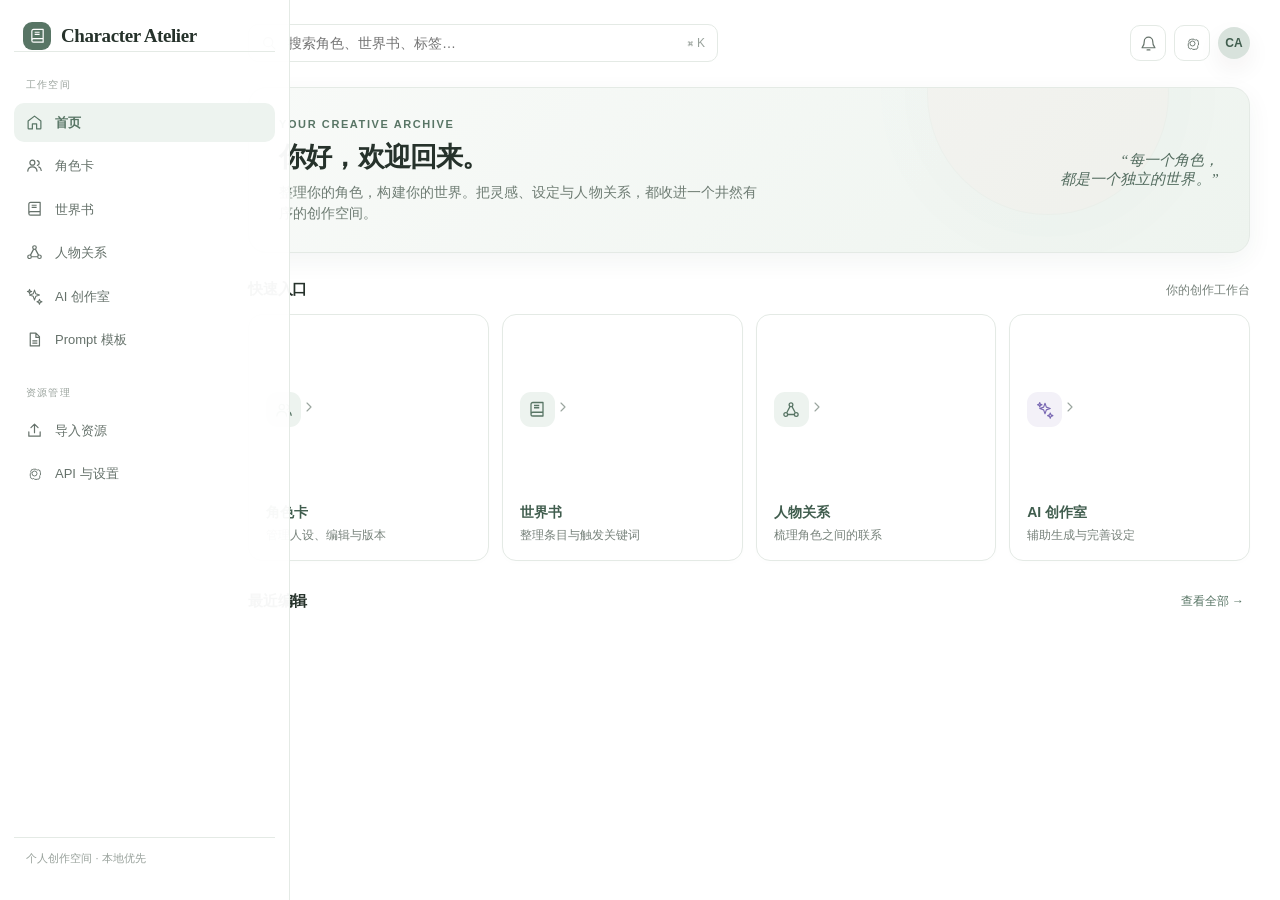
<file: character_atelier_white_sage_v6_import_home_fix.html>
<!DOCTYPE html>

<html lang="zh-CN">
<head>
<meta charset="utf-8"/>
<meta content="width=device-width, initial-scale=1, viewport-fit=cover" name="viewport"/>
<title>Character Atelier｜角色创作工作台</title>

<style>

:root{--bg:#faf6f0;--card:#fff;--pink:#d88c9a;--pink2:#c97b8a;--ink:#5c494a;--muted:#9b8a8b;--line:#f0e4e6;--soft:#f9ebec;--danger:#b95768;--shadow:0 8px 28px #73505a0c}
*{box-sizing:border-box}body{margin:0;background:var(--bg);color:var(--ink);font:14px/1.5 -apple-system,BlinkMacSystemFont,"Segoe UI",sans-serif;padding:env(safe-area-inset-top) 0 env(safe-area-inset-bottom);-webkit-tap-highlight-color:transparent}button,input,select,textarea{font:inherit}button{cursor:pointer;border:0}button:focus-visible,input:focus-visible,select:focus-visible,textarea:focus-visible{outline:3px solid #d88c9a70;outline-offset:2px}.app{min-height:100dvh;display:flex}.mobile-head{display:none}.sidebar{width:290px;background:#fff;border-right:1px solid var(--line);display:flex;flex-direction:column;flex-shrink:0;min-height:100dvh;z-index:30}.brand{padding:18px 16px;border-bottom:1px solid var(--line);font-weight:800;font-size:16px;display:flex;align-items:center;gap:10px}.brand-icon{background:var(--soft);color:var(--pink);border-radius:10px;padding:7px}.side-tools{padding:12px;display:grid;gap:9px}.btn{padding:10px 13px;border-radius:12px;font-weight:650;transition:.18s;display:inline-flex;align-items:center;justify-content:center;gap:7px}.btn-primary{background:var(--pink);color:#fff}.btn-primary:hover{background:var(--pink2)}.btn-soft{background:var(--soft);color:var(--ink)}.btn-quiet{background:#f7f3f1;color:var(--ink)}.btn-danger{background:#f9e9eb;color:var(--danger)}.btn-small{padding:7px 10px;font-size:12px}.search{width:100%;padding:10px 12px;border:1px solid var(--line);border-radius:11px;background:#fff;color:var(--ink)}.filters{display:grid;grid-template-columns:1fr 1fr;gap:7px}.card-list{padding:2px 10px 12px;overflow:auto;flex:1}.character-row{display:flex;align-items:center;gap:10px;padding:9px;border-radius:12px;border:1px solid transparent;margin-bottom:5px;cursor:pointer}.character-row:hover{background:#faf6f0}.character-row.active{background:var(--soft);border-color:#d88c9a80}.thumb{width:43px;height:58px;object-fit:cover;background:var(--bg);border:1px solid var(--line);border-radius:8px;flex-shrink:0}.row-info{min-width:0;flex:1}.row-name{font-weight:750;font-size:13px;white-space:nowrap;overflow:hidden;text-overflow:ellipsis}.row-meta{font-size:11px;color:var(--muted);margin-top:2px}.row-actions{display:flex;gap:3px}.icon-btn{background:transparent;color:var(--muted);padding:5px;border-radius:7px}.icon-btn:hover{background:#fff;color:var(--ink)}.side-foot{border-top:1px solid var(--line);padding:12px;text-align:center;color:var(--muted);font-size:11px}.main{flex:1;min-width:0;min-height:100dvh;padding:22px;overflow:auto}.main-inner{max-width:900px;margin:0 auto}.toolbar{display:flex;gap:8px;align-items:center;justify-content:space-between;margin-bottom:16px;flex-wrap:wrap}.toolbar-title{font-size:12px;color:var(--muted)}.empty{min-height:70vh;display:flex;flex-direction:column;align-items:center;justify-content:center;text-align:center;color:var(--muted);padding:30px}.empty-icon{width:68px;height:68px;background:#fff;border-radius:18px;display:grid;place-items:center;font-size:30px;color:var(--pink);box-shadow:var(--shadow);margin-bottom:16px}.hero,.panel,.entry{background:#fff;border:1px solid var(--line);border-radius:17px;box-shadow:var(--shadow)}.hero{padding:18px;display:flex;gap:18px;align-items:center}.avatar{width:128px;height:174px;object-fit:cover;border:1px solid var(--line);border-radius:13px;background:var(--bg);flex-shrink:0}.hero-info{flex:1;min-width:0}.hero h1{font-size:24px;margin:0 0 3px;line-height:1.25;overflow-wrap:anywhere}.muted{color:var(--muted)}.author{font-size:12px;margin-bottom:12px}.tags{display:flex;gap:6px;flex-wrap:wrap}.tag{font-size:11px;background:var(--bg);border:1px solid var(--line);padding:3px 8px;border-radius:7px}.hero-actions{display:flex;gap:8px;margin-top:16px;flex-wrap:wrap}.tabs{display:flex;gap:5px;overflow-x:auto;padding:14px 0 10px;margin-bottom:5px;border-bottom:1px solid var(--line)}.tab{white-space:nowrap;padding:9px 13px;border-radius:10px;background:transparent;color:var(--muted);font-size:12px;font-weight:700}.tab.active{background:#fff;color:var(--pink);box-shadow:var(--shadow)}.tab-panel{display:grid;gap:12px}.panel{padding:16px;min-width:0}.panel-title{color:var(--pink);font-size:11px;font-weight:800;letter-spacing:.08em;text-transform:uppercase;margin-bottom:9px}.content-text{white-space:pre-wrap;overflow-wrap:anywhere;user-select:text;font-size:13px;max-height:none}.entry{padding:13px 15px}.entry-head{display:flex;align-items:flex-start;justify-content:space-between;gap:12px;margin-bottom:8px}.entry-title{font-weight:800;overflow-wrap:anywhere}.entry-key{font-size:11px;color:var(--muted);text-align:right}.entry-content{white-space:pre-wrap;overflow-wrap:anywhere;font-size:12px;color:#785e60;user-select:text}.entry-grid{display:grid;gap:9px}.hidden{display:none!important}.notice{padding:10px 12px;border-radius:11px;background:#fff8f3;border:1px solid #f1dfd4;color:#805e54;font-size:12px;margin-bottom:12px}.modal-backdrop{position:fixed;inset:0;background:#4a363a70;backdrop-filter:blur(3px);z-index:80;display:grid;place-items:center;padding:16px}.modal{background:#fff;border-radius:18px;width:min(620px,100%);max-height:90dvh;overflow:auto;padding:18px;box-shadow:0 20px 70px #3a202640}.modal h2{margin:0 0 14px;font-size:19px}.field{display:grid;gap:5px;margin-bottom:12px}.field label{font-size:12px;font-weight:750}.field input,.field select,.field textarea{width:100%;border:1px solid var(--line);border-radius:10px;padding:10px;background:#fff;color:var(--ink)}.field textarea{min-height:120px;resize:vertical}.modal-actions{display:flex;justify-content:flex-end;gap:8px;flex-wrap:wrap;margin-top:14px}.toast{position:fixed;left:50%;bottom:calc(20px + env(safe-area-inset-bottom));transform:translateX(-50%);z-index:100;background:#5c494a;color:white;padding:10px 15px;border-radius:12px;box-shadow:var(--shadow);max-width:90vw;font-size:12px}.drop-zone{border:1px dashed #d88c9a;border-radius:13px;padding:18px;text-align:center;background:#fffafb;color:var(--muted)}.file-label{display:inline-flex}.detail-count{font-size:11px;color:var(--muted)}.mobile-backdrop{display:none}
@media(max-width:760px){.app{display:block}.mobile-head{height:58px;display:flex;align-items:center;justify-content:space-between;padding:0 12px;background:#ffffffeb;backdrop-filter:blur(14px);border-bottom:1px solid var(--line);position:sticky;top:0;z-index:25}.mobile-head strong{font-size:15px}.sidebar{position:fixed;inset:0 auto 0 0;width:min(86vw,320px);min-height:0;height:100dvh;transform:translateX(-105%);transition:transform .25s;box-shadow:12px 0 35px #49313718}.sidebar.open{transform:translateX(0)}.mobile-backdrop.show{display:block;position:fixed;inset:0;background:#4a363a60;backdrop-filter:blur(3px);z-index:29}.main{padding:13px;min-height:calc(100dvh - 58px)}.hero{align-items:center;gap:13px;padding:13px}.avatar{width:104px;height:142px}.hero h1{font-size:20px}.hero-actions .btn{flex:1}.tabs{margin-left:-2px;margin-right:-2px}.panel{padding:13px}.content-text{font-size:12px}.toolbar{margin-bottom:10px}.toolbar .btn{flex:1}.empty{min-height:65vh}}@media(max-width:420px){.hero{align-items:flex-start}.avatar{width:92px;height:126px}.hero h1{font-size:18px}.hero-actions{margin-top:11px}.hero-actions .btn{font-size:11px;padding:8px}.entry-head{display:block}.entry-key{text-align:left;margin-top:4px}.filters{grid-template-columns:1fr 1fr}}


:root{
 --bg:#f6f3ee;--card:#fffdfa;--pink:#754052;--pink2:#5e3041;--ink:#292526;
 --muted:#8b8181;--line:#e8e0d9;--soft:#f0e7e6;--danger:#a64f5a;
 --shadow:0 8px 30px rgba(48,30,34,.045);--accent:#b98a78;--sage:#7f8c7a;
}
body{background:radial-gradient(ellipse at 95% 0%,#eee3df 0,transparent 30%),var(--bg);color:var(--ink);letter-spacing:.005em}
.sidebar{background:rgba(255,253,250,.92);border-right-color:var(--line)}
.brand{padding:22px 18px;font-size:14px;letter-spacing:.04em}
.brand-icon{background:#754052;color:#fff;border-radius:12px;padding:9px;box-shadow:0 5px 15px #75405224}
.btn{border-radius:999px;padding:10px 15px;transition:transform .18s,background .18s,box-shadow .18s}
.btn:active{transform:scale(.98)}
.btn-primary{background:var(--pink);box-shadow:0 5px 14px #7540521c}
.btn-primary:hover{background:var(--pink2)}
.btn-soft{background:#eee4e3;color:#633847}
.btn-quiet{background:#f0ede8;color:#62585a}
.btn-danger{background:#f7e8e8;color:#9d4e58}
.search,.field input,.field select,.field textarea{border-radius:14px;border-color:#e5dcd5;background:#fffdfa}
.search{padding:11px 13px}
.main{padding:28px}
.main-inner{max-width:1040px}
.toolbar{margin-bottom:20px}
.toolbar-title{font-size:12px;letter-spacing:.04em}
.hero,.panel,.entry{border:1px solid rgba(223,211,203,.85);border-radius:22px;box-shadow:var(--shadow);background:rgba(255,253,250,.92)}
.hero{padding:22px;gap:22px;position:relative;overflow:hidden}
.hero:after{content:"";position:absolute;width:180px;height:180px;border-radius:50%;right:-80px;top:-105px;background:#f0e6e2;pointer-events:none}
.avatar{width:138px;height:184px;border-radius:16px;border:0;box-shadow:0 10px 25px #2a1e2010;position:relative;z-index:1}
.hero-info{position:relative;z-index:1}
.hero h1{font-size:clamp(23px,3vw,32px);letter-spacing:-.035em;font-weight:780}
.author{font-size:12px;color:#938587}
.tag{border-radius:999px;padding:5px 10px;background:#f1e8e4;border-color:transparent;color:#684a4c}
.tabs{gap:7px;padding:18px 0 12px;border-bottom-color:#e6dcd5}
.tab{border-radius:999px;padding:10px 15px;font-size:12px;color:#8d8182}
.tab.active{background:#754052;color:white;box-shadow:0 5px 14px #7540521c}
.tab-panel{gap:14px}
.panel{padding:0;overflow:hidden}
.panel-title{margin:0;padding:17px 18px 0;color:#754052;font-size:10px;letter-spacing:.13em}
.content-text{padding:12px 18px 18px;font-size:13px;line-height:1.85;color:#4b4242}
.entry{padding:0;overflow:hidden}
.entry-head{padding:15px 16px;margin:0;align-items:center}
.entry-title{font-size:14px;letter-spacing:-.01em}
.entry-key{font-size:11px;color:#8b7378;text-align:left}
.entry-content{padding:0 16px 16px;font-size:12px;line-height:1.8;color:#5c5050}
.detail-count{background:#f1e8e4;padding:4px 8px;border-radius:999px}
.empty-icon{border-radius:22px;background:#efe5e3;color:#754052;box-shadow:none}
.notice{border-radius:16px;background:#fff8f2;border-color:#eddbcf;white-space:pre-wrap}
.toast{border-radius:999px;background:#30272a;padding:11px 17px}
.mobile-head{background:rgba(255,253,250,.88);backdrop-filter:blur(16px);border-bottom-color:#e8e0d9}
.modal{background:#fffdfa;border:1px solid #e8e0d9;border-radius:24px}
.modal-backdrop{backdrop-filter:blur(8px)}
.side-foot{font-size:10px;letter-spacing:.025em}
.section-kicker{font-size:10px;letter-spacing:.15em;text-transform:uppercase;color:#9b8583}
.lore-toolbar{display:flex;flex-wrap:wrap;gap:8px;align-items:center;padding:12px;background:#eee7e2;border-radius:18px;margin-bottom:12px}
.lore-toolbar .search{flex:1;min-width:150px;background:#fffdfa}
.lore-count{font-size:11px;color:#79696a;padding:0 4px}
.lore-entry{padding:0}
.lore-summary{display:flex;align-items:flex-start;gap:10px;list-style:none;cursor:pointer;padding:15px 16px}
.lore-summary::-webkit-details-marker{display:none}
.lore-check{width:18px;height:18px;accent-color:#754052;flex-shrink:0;margin-top:2px}
.lore-summary-main{min-width:0;flex:1}
.lore-summary-title{font-size:14px;font-weight:780;overflow-wrap:anywhere}
.lore-summary-sub{font-size:11px;color:#8b7778;margin-top:4px;line-height:1.5;overflow-wrap:anywhere}
.lore-chevron{color:#9d8587;transition:transform .18s}
details[open]>.lore-summary .lore-chevron{transform:rotate(180deg)}
.lore-body{padding:0 16px 16px;border-top:1px solid #eee5df}
.lore-meta-grid{display:grid;grid-template-columns:repeat(2,minmax(0,1fr));gap:8px;margin:13px 0}
.lore-meta{background:#f7f2ed;border-radius:12px;padding:9px 10px;min-width:0}
.lore-meta-label{font-size:10px;color:#958585;margin-bottom:3px}
.lore-meta-value{font-size:12px;color:#44383a;overflow-wrap:anywhere;white-space:pre-wrap}
.lore-content{font-size:12px;line-height:1.85;white-space:pre-wrap;overflow-wrap:anywhere;padding:13px 0;color:#4e4445}
.lore-actions{display:flex;gap:7px;flex-wrap:wrap}
.lore-actions .btn{font-size:11px;padding:8px 12px}
.copy-mini{border:1px solid #e8ddd7;background:#fffdfa;color:#73565a;border-radius:999px;padding:7px 11px;font-size:11px;white-space:nowrap}
.fold-summary{display:flex;align-items:center;justify-content:space-between;gap:12px;cursor:pointer;list-style:none;padding:15px 18px}
.fold-summary::-webkit-details-marker{display:none}
.fold-title{font-size:10px;letter-spacing:.13em;text-transform:uppercase;color:#754052;font-weight:800}
.fold-summary-right{display:flex;align-items:center;gap:10px}
.fold-copy{font-size:11px;color:#806b6f;background:#f3eae6;padding:5px 10px;border-radius:999px;letter-spacing:0}
.panel-body{border-top:1px solid #eee5df}
@media(max-width:760px){
 .main{padding:13px}
 .hero{padding:15px;border-radius:20px}
 .avatar{width:104px;height:144px}
 .hero h1{font-size:22px}
 .tabs{padding-top:15px}
 .panel,.entry{border-radius:18px}
 .lore-toolbar{padding:9px;border-radius:16px}
 .lore-toolbar .btn{flex:1}
 .lore-meta-grid{grid-template-columns:1fr 1fr}
}
@media(max-width:420px){
 .avatar{width:88px;height:122px}
 .hero{gap:12px}
 .hero h1{font-size:19px}
 .lore-meta-grid{grid-template-columns:1fr 1fr}
 .fold-summary{padding:14px}
 .fold-copy{display:none}
}


:root{--bg:#ffffff;--panel:#fff;--panel-soft:#f8f9f8;--ink:#252b28;--muted:#7a827d;--line:#e9ece9;--accent:#5d7568;--accent-dark:#40564a;--accent-soft:#eef2ee;--lav:#f3f1f8;--shadow:0 10px 30px #1c2b2408;--radius:13px}
*{box-sizing:border-box}body{margin:0;background:var(--bg);color:var(--ink);font:14px/1.5 Inter,-apple-system,BlinkMacSystemFont,"Segoe UI","PingFang SC","Microsoft YaHei",sans-serif}button,input,textarea,select{font:inherit}button{cursor:pointer}.app{min-height:100vh;display:grid;grid-template-columns:218px 1fr}.sidebar{border-right:1px solid var(--line);background:#ffffff;padding:22px 14px;display:flex;flex-direction:column;gap:25px}.brand{display:flex;align-items:center;gap:10px;padding:0 9px;font-family:Georgia,serif;font-size:19px;letter-spacing:-.4px}.brand-mark{width:28px;height:28px;border-radius:9px;background:var(--accent);display:grid;place-items:center;color:white}.brand-mark svg{width:17px;height:17px}.navgroup{display:grid;gap:4px}.navlabel{padding:0 12px 7px;color:#9aa39d;font-size:10px;letter-spacing:1.2px;text-transform:uppercase}.navitem{border:0;background:transparent;color:#65716a;display:flex;align-items:center;gap:12px;padding:10px 12px;border-radius:10px;text-align:left;width:100%;font-size:13px}.navitem svg{width:17px;height:17px;stroke-width:1.7}.navitem:hover{background:#f0f3ef}.navitem.active{background:var(--accent-soft);color:var(--accent-dark);font-weight:600}.navbottom{margin-top:auto}.sidebar-foot{padding:12px;border-top:1px solid var(--line);color:#98a19b;font-size:11px}.main{min-width:0;padding:24px 30px 45px;max-width:1600px;width:100%;margin:auto}.topbar{display:flex;align-items:center;gap:16px;margin-bottom:25px}.mobile-brand{display:none}.search{height:38px;max-width:470px;flex:1;display:flex;align-items:center;gap:9px;border:1px solid var(--line);border-radius:10px;background:#fff;padding:0 12px;color:#98a19b}.search svg{width:16px}.search input{border:0;outline:0;min-width:0;flex:1;color:var(--ink);background:transparent}.top-actions{margin-left:auto;display:flex;align-items:center;gap:8px}.iconbtn{width:36px;height:36px;border:1px solid var(--line);background:white;border-radius:10px;display:grid;place-items:center;color:#66736b}.iconbtn svg{width:17px;height:17px}.avatar{width:32px;height:32px;border-radius:50%;background:#d8e2dc;color:var(--accent-dark);display:grid;place-items:center;font-weight:650;font-size:12px}.hero{border:1px solid var(--line);border-radius:18px;background:linear-gradient(105deg,#ffffff 0%,#fbfcfb 62%,#f3f6f3 100%);padding:28px 30px;display:flex;align-items:center;justify-content:space-between;gap:20px;position:relative;overflow:hidden;margin-bottom:22px}.hero:after{content:"";position:absolute;width:240px;height:240px;border-radius:50%;border:1px solid #b8c9bd66;right:8%;top:-115px;box-shadow:0 0 0 22px #b8c9bd18,0 0 0 46px #b8c9bd12}.eyebrow{font-size:11px;letter-spacing:1.6px;color:var(--accent);font-weight:700;text-transform:uppercase}.hero h1{font-size:27px;letter-spacing:-.8px;line-height:1.25;margin:8px 0}.hero p{color:#6e7c73;margin:8px 0 0;max-width:490px}.hero-quote{position:relative;z-index:1;color:#526b5e;font:italic 15px Georgia,serif;text-align:right;max-width:180px}.section-head{display:flex;align-items:center;justify-content:space-between;gap:12px;margin:25px 0 13px}.section-head h2{font-size:15px;margin:0;font-weight:700;letter-spacing:-.2px}.muted{color:var(--muted)}.small{font-size:12px}.linkbtn{border:0;background:transparent;color:var(--accent);font-size:12px;padding:6px}.quickgrid{display:grid;grid-template-columns:repeat(4,minmax(0,1fr));gap:13px}.quickcard{border:1px solid var(--line);border-radius:14px;background:var(--panel);padding:17px;display:flex;flex-direction:column;gap:14px;text-align:left;min-height:133px;transition:.18s;box-shadow:0 2px 6px #24372b03}.quickcard:hover,.resource:hover{border-color:#b9c9bf;transform:translateY(-2px);box-shadow:var(--shadow)}.quicktop{display:flex;align-items:center;justify-content:space-between}.icowash{width:35px;height:35px;border-radius:11px;background:var(--accent-soft);color:var(--accent);display:grid;place-items:center}.icowash.lav{background:var(--lav);color:#7968b3}.icowash svg{width:18px;height:18px}.arrow{color:#9aa59e}.arrow svg{width:16px}.quickcard strong{display:block;font-size:14px}.quickcard small{color:var(--muted);display:block;margin-top:3px}.resourcegrid{display:grid;grid-template-columns:repeat(4,minmax(0,1fr));gap:13px}.resource{border:1px solid var(--line);background:#fff;border-radius:13px;padding:10px;display:flex;align-items:center;gap:11px;text-align:left;min-width:0;transition:.18s}.thumb{width:54px;height:58px;border-radius:9px;flex-shrink:0;display:grid;place-items:center;color:#f9fbf8;font-size:17px;font-weight:600;overflow:hidden;background:linear-gradient(145deg,#b9c9bd,#657c70)}.thumb.blue{background:linear-gradient(145deg,#9bb6c6,#3b5d6e)}.thumb.gold{background:linear-gradient(145deg,#d9c7a5,#8a7455)}.thumb.plum{background:linear-gradient(145deg,#c4b9d7,#716185)}.resource strong{display:block;white-space:nowrap;overflow:hidden;text-overflow:ellipsis;font-size:12px}.resource small{display:block;color:var(--muted);font-size:11px;margin-top:4px}.tag{display:inline-flex;align-items:center;gap:4px;padding:3px 7px;background:#f1f4f1;border-radius:6px;color:#6b7970;font-size:10px;margin-top:6px}.page{display:none}.page.active{display:block}.toolbar{display:flex;align-items:center;gap:8px;flex-wrap:wrap;margin-bottom:17px}.btn{border:1px solid var(--line);background:white;color:#4d5a52;border-radius:9px;padding:8px 12px;font-size:12px;display:inline-flex;align-items:center;justify-content:center;gap:7px}.btn svg{width:15px;height:15px}.btn:hover{background:#f6f8f5}.btn.primary{background:var(--accent);border-color:var(--accent);color:white}.btn.primary:hover{background:var(--accent-dark)}.btn.ghost{border-color:transparent;background:transparent}.field{height:37px;border:1px solid var(--line);border-radius:9px;background:white;padding:0 11px;outline:0;color:var(--ink)}.field:focus,textarea:focus{border-color:#9eb6a8;box-shadow:0 0 0 3px #e4eee7}.grow{flex:1;min-width:160px}.librarygrid{display:grid;grid-template-columns:repeat(3,minmax(0,1fr));gap:15px}.librarycard{background:white;border:1px solid var(--line);border-radius:14px;overflow:hidden;cursor:pointer;transition:.18s}.librarycard:hover{transform:translateY(-2px);box-shadow:var(--shadow)}.cover{height:122px;background:linear-gradient(135deg,#eef2ee,#d7e0d9);display:flex;align-items:flex-end;padding:14px;color:#304b3c;position:relative;overflow:hidden}.cover:before,.cover:after{content:"";position:absolute;border:1px solid #ffffff80;border-radius:50%;width:180px;height:180px;right:-28px;top:-86px}.cover:after{width:130px;height:130px;right:16px;top:-55px}.cover.blue{background:linear-gradient(135deg,#e7eef1,#c5d4da);color:#183e4e}.cover.gold{background:linear-gradient(135deg,#f3eee5,#ded2bc);color:#5a472a}.cover.plum{background:linear-gradient(135deg,#efedf3,#d9d3e3);color:#493b5b}.cover h3{position:relative;z-index:1;margin:0;font-size:18px}.librarybody{padding:13px}.librarybody p{margin:5px 0 10px;color:var(--muted);font-size:12px}.meta{display:flex;justify-content:space-between;color:#8b968e;font-size:10px}.detail-layout{display:grid;grid-template-columns:minmax(0,1.5fr) minmax(240px,.8fr);gap:16px}.panel{background:white;border:1px solid var(--line);border-radius:14px;padding:18px;margin-bottom:14px}.panel h3{margin:0 0 14px;font-size:14px}.detailtitle{display:flex;align-items:center;gap:14px;margin-bottom:18px}.portrait{width:66px;height:66px;border-radius:14px;background:linear-gradient(140deg,#d6e0d6,#80998a);display:grid;place-items:center;color:white;font-size:22px}.detailtitle h2{margin:0 0 5px;font-size:20px}.detailtitle p{margin:0;color:var(--muted);font-size:12px}.tabs{display:flex;gap:5px;border-bottom:1px solid var(--line);margin-bottom:14px}.tab{border:0;background:transparent;padding:9px 11px;color:var(--muted);font-size:12px;border-bottom:2px solid transparent}.tab.active{color:var(--accent);border-color:var(--accent);font-weight:650}.kv{display:grid;grid-template-columns:100px 1fr;gap:9px;padding:10px 0;border-bottom:1px solid #eff1ee;font-size:12px}.kv:last-child{border:0}.kv span:first-child{color:var(--muted)}.entry{border:1px solid var(--line);border-radius:10px;margin:8px 0;overflow:hidden}.entryhead{padding:11px 12px;display:flex;align-items:center;gap:9px;cursor:pointer;background:#fff}.entryhead input{accent-color:var(--accent)}.entryhead strong{font-size:12px;flex:1}.entrybody{padding:0 12px 12px 38px;color:#65736a;font-size:12px;display:none}.entry.open .entrybody{display:block}.entrybody p{margin:0 0 8px}.entrymeta{margin-top:12px;padding-top:11px;border-top:1px solid var(--line)}.entrymeta>div:first-child{display:flex;align-items:center;justify-content:space-between;gap:10px;margin-bottom:9px}.entrymeta b{font-size:11px;color:#4c5b51}.entrymeta>div:first-child span{font-size:10px;color:var(--muted)}.metagrid{display:grid;grid-template-columns:repeat(3,minmax(0,1fr));gap:7px}.metagrid span{display:flex;flex-direction:column;gap:2px;background:#fafbfa;border:1px solid #eff1ef;border-radius:7px;padding:7px;font-size:10px;color:var(--muted)}.metagrid strong{font-size:11px;color:#46544b;font-weight:600}.pill{border-radius:6px;background:#edf3ee;color:#557063;padding:3px 6px;font-size:10px}.graph{height:310px;position:relative;background:radial-gradient(circle at center,#f7f9f6,#fff 68%);border:1px solid var(--line);border-radius:12px;overflow:hidden}.graph svg{position:absolute;inset:0;width:100%;height:100%}.node{position:absolute;transform:translate(-50%,-50%);border:1px solid #dce5dd;background:white;border-radius:12px;padding:9px 12px;box-shadow:0 4px 15px #2c47340d;text-align:center;min-width:85px;font-size:11px}.node b{display:block;font-size:12px}.node small{color:var(--muted)}.node.center{left:50%;top:50%;background:var(--accent);color:white;border-color:var(--accent)}.node.center small{color:#d9e5dd}.node.n1{left:23%;top:24%}.node.n2{left:77%;top:24%}.node.n3{left:24%;top:77%}.node.n4{left:76%;top:77%}.emptyhint{padding:28px;text-align:center;color:var(--muted);font-size:12px}.settingsrow{display:flex;align-items:center;justify-content:space-between;gap:12px;padding:14px 0;border-bottom:1px solid #eff1ee}.settingsrow:last-child{border:0}.settingsrow strong{font-size:13px}.settingsrow p{font-size:11px;color:var(--muted);margin:3px 0 0}.toggle{width:36px;height:21px;border-radius:20px;border:0;background:#d8ded9;padding:3px}.toggle:after{content:"";display:block;width:15px;height:15px;border-radius:50%;background:white;transition:.18s}.toggle.on{background:var(--accent)}.toggle.on:after{transform:translateX(15px)}.notice{padding:11px 13px;border-radius:10px;background:#f2f5f1;color:#627269;font-size:12px;margin:12px 0}.modal-backdrop{position:fixed;inset:0;background:#1c2b2480;display:none;align-items:center;justify-content:center;padding:18px;z-index:10}.modal-backdrop.show{display:flex}.modal{background:white;width:min(480px,100%);border-radius:16px;box-shadow:0 25px 80px #101a1533;padding:22px}.modalhead{display:flex;align-items:center;justify-content:space-between;margin-bottom:16px}.modalhead h2{margin:0;font-size:17px}.close{border:0;background:#f2f4f1;border-radius:8px;width:30px;height:30px;font-size:19px;color:#67736b}.modal label{display:block;font-size:12px;color:#66736a;margin:12px 0 6px}.modal input,.modal textarea,.modal select{width:100%;border:1px solid var(--line);border-radius:9px;padding:10px;outline:0}.modal textarea{min-height:90px;resize:vertical}.formgrid{display:grid;grid-template-columns:repeat(2,minmax(0,1fr));gap:0 12px}.modal .formgrid input,.modal .formgrid select{padding:9px}.modalfoot{display:flex;justify-content:flex-end;gap:8px;margin-top:18px}.toast{position:fixed;right:22px;bottom:22px;background:#2f4339;color:white;padding:12px 16px;border-radius:10px;box-shadow:var(--shadow);font-size:12px;opacity:0;transform:translateY(8px);pointer-events:none;transition:.2s;z-index:20}.toast.show{opacity:1;transform:translateY(0)}.mobile-nav{display:none}
@media(max-width:1000px){.app{grid-template-columns:190px 1fr}.main{padding:20px}.quickgrid{grid-template-columns:repeat(2,minmax(0,1fr))}.resourcegrid{grid-template-columns:repeat(2,minmax(0,1fr))}.librarygrid{grid-template-columns:repeat(2,minmax(0,1fr))}.hero-quote{display:none}}
@media(max-width:680px){body{padding-bottom:70px}.app{display:block}.sidebar{display:none}.main{padding:14px 14px 25px}.topbar{gap:8px;margin-bottom:16px}.mobile-brand{display:flex;align-items:center;gap:7px;font-family:Georgia,serif;font-size:17px;white-space:nowrap}.mobile-brand .brand-mark{width:25px;height:25px}.search{height:35px;min-width:40px;padding:0 9px}.search input{font-size:11px}.top-actions .iconbtn{display:none}.top-actions{margin-left:0}.avatar{width:29px;height:29px}.hero{padding:21px 19px;margin-bottom:17px}.hero h1{font-size:23px}.hero p{font-size:12px}.eyebrow{font-size:9px}.section-head{margin:20px 0 11px}.quickgrid{gap:9px}.quickcard{min-height:115px;padding:13px;gap:11px}.icowash{width:31px;height:31px}.quickcard strong{font-size:13px}.quickcard small{font-size:10px}.resourcegrid{gap:8px}.resource{padding:8px;gap:8px}.thumb{width:43px;height:47px}.resource strong{font-size:11px}.resource small{font-size:10px}.librarygrid{grid-template-columns:repeat(2,minmax(0,1fr));gap:10px}.cover{height:95px;padding:10px}.cover h3{font-size:15px}.librarybody{padding:10px}.detail-layout{grid-template-columns:1fr}.detailtitle h2{font-size:18px}.panel{padding:14px}.kv{grid-template-columns:80px 1fr}.graph{height:280px}.toolbar .field{flex:1;min-width:120px}.toolbar .grow{min-width:100%}.mobile-nav{position:fixed;bottom:0;left:0;right:0;height:62px;background:#fffffff2;backdrop-filter:blur(14px);border-top:1px solid var(--line);display:flex;justify-content:space-around;align-items:center;padding:5px 5px calc(5px + env(safe-area-inset-bottom));z-index:5}.mobile-nav button{border:0;background:transparent;color:#859087;display:flex;flex-direction:column;align-items:center;gap:3px;font-size:9px;min-width:49px}.mobile-nav button svg{width:18px;height:18px}.mobile-nav button.active{color:var(--accent);font-weight:700}.mobile-nav .plus{width:34px;height:34px;border-radius:50%;background:var(--accent);color:white;display:grid;place-items:center}.mobile-nav .plus svg{width:18px}.notice{font-size:11px}}


#page-characters .character-workspace{display:grid;grid-template-columns:minmax(250px,300px) minmax(0,1fr);gap:22px;align-items:start;margin-top:22px}
#page-characters .character-workspace .main-inner{width:100%}
#page-characters .character-workspace .hero{margin-top:0}
#page-characters .character-workspace .content-grid{min-width:0}
#page-characters .character-workspace #characterDetail{min-width:0}
#page-characters .character-workspace .character-list-panel{min-width:0}
#page-characters .heading-actions{display:flex;gap:10px;flex-wrap:wrap;align-items:center}
#page-characters .page-heading{display:flex;align-items:flex-end;justify-content:space-between;gap:20px;flex-wrap:wrap}
#page-characters .page-heading h1{margin:4px 0 8px}
#page-characters .page-heading p{margin:0;max-width:680px}
#page-characters .eyebrow{font-size:11px;letter-spacing:.14em;color:var(--sage,#5d7568);font-weight:700}
#page-characters .character-workspace .sidebar{display:none!important}
#page-characters .character-workspace .main{margin:0!important;padding:0!important;width:100%!important}
#page-characters .character-workspace .main-inner{max-width:none!important}
@media(max-width:900px){#page-characters .character-workspace{grid-template-columns:1fr}#page-characters .page-heading{align-items:flex-start}}


#page-characters .character-library-rail{display:flex!important;position:relative!important;inset:auto!important;transform:none!important;width:auto!important;min-width:0;border:1px solid var(--line,#e9ece9);border-radius:18px;background:#fff;box-shadow:none;min-height:520px;max-height:calc(100vh - 210px);overflow:auto;padding:18px;gap:14px;color:var(--ink,#252b28)}
#page-characters .character-library-rail .brand{display:none}
#page-characters .character-library-rail .side-tools{padding:0;border:0!important;background:transparent}
#page-characters .character-library-rail .card-list{overflow:visible;min-height:120px}
#page-characters .character-library-rail .side-foot{margin-top:auto}
#page-characters .character-library-rail .character-row{border-radius:12px}
#page-characters .character-library-rail .btn{white-space:normal}
#page-characters .character-workspace{grid-template-columns:minmax(250px,300px) minmax(0,1fr)}
@media(max-width:900px){#page-characters .character-library-rail{max-height:none;min-height:0}#page-characters .character-workspace{grid-template-columns:1fr}}


#page-character-detail .detail-heading{margin-bottom:22px}
#page-character-detail #characterDetail{display:block!important;min-width:0}
#page-character-detail #characterDetail.hidden{display:none!important}
#page-character-detail .hero{margin-top:0}
#page-character-detail .tab-panel{min-width:0}
#page-character-detail .content-text{overflow-wrap:anywhere}

.development-panel{margin-top:24px;padding:36px;min-height:280px;display:flex;flex-direction:column;align-items:flex-start;justify-content:center;gap:10px}.development-panel h2{margin:0}.development-panel p{max-width:760px;margin:0;color:var(--muted,#6b756f);line-height:1.7}.compact-empty{padding:24px 0}.empty-state{padding:24px;border:1px dashed var(--line,#e9ece9);border-radius:16px;text-align:center}.empty-state .empty-icon{font-size:28px;color:var(--sage,#5d7568)}.empty-state h3{margin:8px 0}.empty-state p{color:var(--muted,#6b756f)}


/* Responsive polish pass: shared design system, without changing the prototype's product structure. */
:root{--accent:#5d7568;--accent-dark:#40564a;--accent-soft:#eef2ee;--ink:#252b28;--muted:#7a827d;--line:#e9ece9;--bg:#fff;--panel:#fff;--shadow:0 8px 24px rgba(28,43,36,.045)}
html{scroll-behavior:smooth;-webkit-text-size-adjust:100%}
body{padding-top:env(safe-area-inset-top);padding-bottom:env(safe-area-inset-bottom);background:#fff;color:var(--ink)}
button,input,select,textarea{font-family:inherit;max-width:100%}
button{-webkit-appearance:none;appearance:none;color:inherit}
.quickcard{color:var(--ink);background:#fff;border-color:var(--line);min-width:0;min-height:138px}
.quickcard strong{color:var(--accent-dark)}
.quickcard small{color:var(--muted)}
.hero:after{pointer-events:none}
.topbar{min-width:0}
.mobile-brand{flex-shrink:0;color:var(--ink)}
.topbar>.search{min-width:0}
.top-actions{flex-shrink:0}
#page-characters .character-workspace{display:grid;grid-template-columns:minmax(235px,280px) minmax(0,1fr);gap:18px;align-items:start;margin-top:22px}
#page-characters .character-list-main{min-width:0}
#page-characters .character-library-rail{display:flex!important;position:relative!important;inset:auto!important;transform:none!important;width:auto!important;min-width:0;max-height:calc(100dvh - 190px);overflow:auto;padding:15px;gap:13px;border:1px solid var(--line);border-radius:16px;background:#fff;box-shadow:none}
#page-characters .character-library-rail .brand{display:none}
#page-characters .character-library-rail .side-tools{display:grid;grid-template-columns:minmax(0,1fr);gap:9px;padding:0;border:0!important;background:transparent}
#page-characters .character-library-rail .side-tools[style*="border-top"]{padding-top:12px}
#page-characters .character-library-rail .side-tools>*{min-width:0;width:100%}
#page-characters .character-library-rail .filters{display:grid;grid-template-columns:minmax(0,1fr) minmax(0,1fr);gap:7px}
#page-characters .character-library-rail .search{min-width:0;width:100%;height:40px;padding:9px 10px;border:1px solid var(--line);border-radius:10px;background:#fff}
#page-characters .character-library-rail .btn{min-height:39px;white-space:normal;border-radius:10px}
#page-characters .character-library-rail .card-list{overflow:visible;min-height:70px;padding:0}
#page-characters .character-list-main .toolbar{justify-content:space-between;align-items:flex-start;padding:0 0 12px;border-bottom:1px solid var(--line)}
#page-characters .character-actions{display:flex;flex-wrap:wrap;gap:7px;min-width:0}
#page-characters .character-actions .btn{white-space:normal}
#page-characters .character-list-main .empty{min-height:300px;padding:28px 18px}
#page-characters .page-heading{gap:14px}
#page-characters .page-heading h1{font-size:clamp(24px,3vw,32px);letter-spacing:-.035em}
#page-characters .page-heading p{line-height:1.75}
#page-characters .heading-actions{gap:8px}
#page-characters .heading-actions .btn{min-height:40px}
#page-character-detail .detail-heading{align-items:flex-start}
#page-character-detail .detail-heading h1{font-size:clamp(24px,3vw,32px)}
.development-panel{border-radius:18px;border-color:var(--line);background:#fff;padding:clamp(20px,4vw,36px)}
@media(max-width:900px){
 #page-characters .character-workspace{grid-template-columns:minmax(0,1fr);gap:14px}
 #page-characters .character-library-rail{max-height:none;min-height:0;overflow:visible}
 #page-characters .character-library-rail .card-list{max-height:300px;overflow:auto}
 #page-characters .character-list-main .empty{min-height:240px}
}
@media(max-width:680px){
 body{padding-top:env(safe-area-inset-top);padding-bottom:calc(70px + env(safe-area-inset-bottom))}
 .app{display:block;min-height:100dvh}
 .main{padding:12px 15px 28px;max-width:none}
 .topbar{display:flex;gap:8px;align-items:center;margin-bottom:18px;padding-top:3px}
 .mobile-brand{font-size:14px;gap:6px;letter-spacing:-.3px}
 .mobile-brand .brand-mark{width:25px;height:25px;flex-shrink:0}
 .topbar>.search{flex:1;width:auto;max-width:none;height:36px;padding:0 9px}
 .topbar>.search input{font-size:12px;min-width:0}
 .topbar>.search .small{display:none}
 .top-actions{margin-left:0;gap:0}
 .top-actions .avatar{width:30px;height:30px;flex-shrink:0}
 .hero{padding:20px 18px;margin-bottom:17px;border-radius:17px}
 .hero:after{width:130px;height:130px;right:-52px;top:-75px;box-shadow:0 0 0 12px #b8c9bd12}
 .hero-quote{display:none}
 .hero h1{font-size:23px;line-height:1.3;margin:8px 0}
 .hero p{font-size:13px;line-height:1.7;max-width:100%}
 .section-head{margin:21px 0 12px}
 .quickgrid{grid-template-columns:repeat(2,minmax(0,1fr));gap:10px}
 .quickcard{min-height:142px;padding:14px;gap:13px;border-radius:14px;justify-content:space-between}
 .quickcard strong{font-size:14px;color:var(--accent-dark)}
 .quickcard small{font-size:11px;line-height:1.45}
 .resourcegrid{grid-template-columns:1fr;gap:8px}
 .mobile-nav{height:calc(62px + env(safe-area-inset-bottom));padding:6px 8px calc(5px + env(safe-area-inset-bottom));z-index:50}
 .mobile-nav button{min-width:0;flex:1;font-size:10px;gap:4px}
 .mobile-nav .plus{width:42px;height:36px;flex:0 0 42px;border-radius:22px}
 .page-heading{display:flex;flex-direction:column;align-items:stretch;gap:12px}
 .page-heading h1{font-size:25px;line-height:1.25}
 .page-heading p{font-size:13px;line-height:1.7}
 .heading-actions{display:grid;grid-template-columns:1fr 1fr;width:100%}
 .heading-actions .btn{width:100%;min-width:0;padding:10px 8px;font-size:12px}
 #page-characters .character-workspace{margin-top:16px;gap:12px}
 #page-characters .character-library-rail{padding:13px;border-radius:15px;gap:12px}
 #page-characters .character-library-rail .side-tools{grid-template-columns:minmax(0,1fr);gap:8px}
 #page-characters .character-library-rail .side-tools[style*="border-top"]{grid-template-columns:1fr 1fr}
 #page-characters .character-library-rail .side-tools[style*="border-top"] input{display:none}
 #page-characters .character-library-rail .filters{grid-template-columns:1fr 1fr}
 #page-characters .character-library-rail .section-kicker{font-size:10px;letter-spacing:.13em}
 #page-characters .character-library-rail .card-list{max-height:260px;min-height:50px}
 #page-characters .character-library-rail .character-row{padding:8px;margin-bottom:5px}
 #page-characters .character-list-main .toolbar{display:block;padding-bottom:12px;margin-bottom:12px}
 #page-characters .character-list-main .toolbar-title{margin-bottom:10px;font-size:12px}
 #page-characters .character-actions{display:grid;grid-template-columns:1fr 1fr;gap:7px}
 #page-characters .character-actions .btn{width:100%;min-height:40px;padding:8px;font-size:11px}
 #page-characters .character-actions #exportAI{grid-column:1/-1}
 #page-characters .character-list-main .empty{min-height:220px;padding:24px 14px}
 #page-characters .empty p{max-width:280px;line-height:1.7}
 #page-character-detail .detail-heading{gap:12px}
 #page-character-detail .detail-heading .btn{align-self:flex-start}
 .detail-layout{grid-template-columns:minmax(0,1fr)}
 .panel{padding:14px}
 .tabs{max-width:100%;overflow-x:auto;scrollbar-width:none}
 .tabs::-webkit-scrollbar{display:none}
 .tab{flex-shrink:0}
 .metagrid{grid-template-columns:repeat(2,minmax(0,1fr))}
 .development-panel{padding:22px 17px;min-height:220px}
}
@media(max-width:380px){
 .main{padding-left:12px;padding-right:12px}
 .mobile-brand{font-size:12px}
 .topbar{gap:6px}
 .topbar>.search{padding:0 7px}
 .quickcard{min-height:132px;padding:12px}
 #page-characters .heading-actions{grid-template-columns:1fr}
 #page-characters .character-actions{grid-template-columns:1fr}
 #page-characters .character-actions #exportAI{grid-column:auto}
}



/* Unified visual system: white canvas, calm sage accents, restrained borders and shadows. */
:root{--accent:#587565;--accent-dark:#405d4e;--accent-soft:#edf3ef;--ink:#26322b;--muted:#77827b;--line:#e4eae5;--surface:#fff;--surface-soft:#f7f9f7;--pink:#587565;--rose:#587565;--cream:#fff;--bg:#fff;--shadow:0 8px 26px rgba(40,64,49,.055);}
html{background:#fff;color:var(--ink);-webkit-text-size-adjust:100%;}
body{background:#fff!important;color:var(--ink)!important;}
button,input,select,textarea{font:inherit;}
button,.btn,[role=button]{transition:background-color .16s ease,border-color .16s ease,color .16s ease,box-shadow .16s ease;}
button{color:inherit;}
button:focus-visible,input:focus-visible,select:focus-visible,textarea:focus-visible{outline:3px solid rgba(88,117,101,.22);outline-offset:2px;}
button.primary,.primary,.btn-primary,[class*=primary]{background:var(--accent)!important;border-color:var(--accent)!important;color:#fff!important;}
button.primary:hover,.primary:hover,.btn-primary:hover{background:var(--accent-dark)!important;}
button:not(.primary):not(.btn-primary),.btn:not(.primary){border-color:var(--line);}
input,select,textarea{background:#fff;color:var(--ink);border-color:var(--line)!important;border-radius:12px;}
.card,.panel,.modal,.dialog,.workspace-card,.quick-card,.stat-card{background:#fff!important;border-color:var(--line)!important;box-shadow:var(--shadow);}
.sidebar,.topbar,header{background:rgba(255,255,255,.96);border-color:var(--line)!important;}
.sidebar a.active,.sidebar button.active,.nav-item.active,.bottom-nav .active{color:var(--accent)!important;background:var(--accent-soft)!important;}
a{color:var(--accent);}
.badge,.tag,.chip{background:var(--accent-soft);color:var(--accent-dark);border-color:#dce7df;}
.hero,.welcome-banner{background:linear-gradient(135deg,#f8faf8 0%,#eef4ef 100%)!important;border:1px solid var(--line);overflow:hidden;}
.hero::before,.hero::after,.welcome-banner::before,.welcome-banner::after{max-width:42vw;max-height:42vw;opacity:.24;}
img{max-width:100%;}
@media(max-width:760px){
 body{overflow-x:hidden;}
 .app,.app-shell,.main-layout,.workspace{min-width:0;max-width:100vw;}
 main,.main,.content,.page-content{min-width:0;max-width:100%;padding-left:18px;padding-right:18px;}
 .hero,.welcome-banner{min-height:0!important;padding:22px!important;border-radius:22px!important;}
 .hero h1,.welcome-banner h1{font-size:clamp(24px,6vw,32px);line-height:1.25;}
 .hero p,.welcome-banner p{font-size:15px;line-height:1.7;}
 button,.btn{min-height:42px;max-width:100%;white-space:normal;}
 .toolbar,.actions,.button-row{display:flex;flex-wrap:wrap;gap:10px;align-items:center;}
 .toolbar button,.actions button,.button-row button{width:auto;flex:0 1 auto;}
 input,select,textarea{max-width:100%;min-width:0;}
 .grid,.cards-grid,.quick-grid{grid-template-columns:repeat(2,minmax(0,1fr))!important;gap:12px!important;}
 .bottom-nav{padding-bottom:env(safe-area-inset-bottom);}
}
@media(max-width:420px){
 .grid,.cards-grid,.quick-grid{grid-template-columns:minmax(0,1fr)!important;}
}


/* Import reliability: keep the native picker in the accessibility tree and activate it through labels. */
.native-file-picker{position:absolute!important;width:1px!important;height:1px!important;padding:0!important;margin:-1px!important;overflow:hidden!important;clip:rect(0,0,0,0)!important;white-space:nowrap!important;border:0!important;opacity:.001!important}
.file-trigger{cursor:pointer;text-decoration:none;user-select:none}
.file-trigger:focus-visible{outline:3px solid #b7cbbd;outline-offset:3px}
#recentGrid .resource{cursor:pointer}
#recentGrid .resource-empty{grid-column:1/-1;padding:18px;border:1px dashed var(--line);border-radius:12px;color:var(--muted);font-size:12px;background:#fff}

</style>
</head>
<body>
<svg aria-hidden="true" height="0" style="position:absolute" width="0">
<symbol id="i-home" viewbox="0 0 24 24"><path d="m3 10 9-7 9 7v10a1 1 0 0 1-1 1h-5v-7H9v7H4a1 1 0 0 1-1-1z" fill="none" stroke="currentColor" stroke-linejoin="round" stroke-width="1.7"></path></symbol>
<symbol id="i-users" viewbox="0 0 24 24"><circle cx="9" cy="8" fill="none" r="3.5" stroke="currentColor" stroke-width="1.7"></circle><path d="M2.5 20c.3-4 2.5-6 6.5-6s6.2 2 6.5 6M16 5a3.5 3.5 0 0 1 0 6.8M18 14c2.2.7 3.3 2.5 3.5 5" fill="none" stroke="currentColor" stroke-linecap="round" stroke-width="1.7"></path></symbol>
<symbol id="i-book" viewbox="0 0 24 24"><path d="M4 4.5A2.5 2.5 0 0 1 6.5 2H20v18H6.5A2.5 2.5 0 0 1 4 17.5zM4 17.5A2.5 2.5 0 0 1 6.5 15H20M8 6h7M8 9h7" fill="none" stroke="currentColor" stroke-linejoin="round" stroke-width="1.7"></path></symbol>
<symbol id="i-sparkles" viewbox="0 0 24 24"><path d="m12 3 1.8 5.2L19 10l-5.2 1.8L12 17l-1.8-5.2L5 10l5.2-1.8zM19 16l1 2.5 2.5 1-2.5 1L19 23l-1-2.5-2.5-1 2.5-1zM5 2l.8 2.2L8 5l-2.2.8L5 8l-.8-2.2L2 5l2.2-.8z" fill="none" stroke="currentColor" stroke-linejoin="round" stroke-width="1.5"></path></symbol>
<symbol id="i-search" viewbox="0 0 24 24"><circle cx="10.8" cy="10.8" fill="none" r="6.8" stroke="currentColor" stroke-width="1.7"></circle><path d="m16 16 5 5" fill="none" stroke="currentColor" stroke-linecap="round" stroke-width="1.7"></path></symbol>
<symbol id="i-settings" viewbox="0 0 24 24"><path d="M12 8.5a3.5 3.5 0 1 0 0 7 3.5 3.5 0 0 0 0-7zM19.4 15a1.7 1.7 0 0 0 .3 1.9l.1.1-1.8 3.1-.2-.1a1.7 1.7 0 0 0-1.9.2l-.1.1h-3.6l-.1-.2a1.7 1.7 0 0 0-1.5-1 1.7 1.7 0 0 0-1.2.5l-.1.1-3.1-1.8.1-.2a1.7 1.7 0 0 0-.2-1.9l-.1-.1v-3.6l.2-.1a1.7 1.7 0 0 0 1-1.5 1.7 1.7 0 0 0-.5-1.2l-.1-.1 1.8-3.1.2.1a1.7 1.7 0 0 0 1.9-.2l.1-.1h3.6l.1.2a1.7 1.7 0 0 0 1.5 1 1.7 1.7 0 0 0 1.2-.5l.1-.1 3.1 1.8-.1.2a1.7 1.7 0 0 0 .2 1.9l.1.1v3.6z" fill="none" stroke="currentColor" stroke-linejoin="round" stroke-width="1.3"></path></symbol>
<symbol id="i-folder" viewbox="0 0 24 24"><path d="M3 6a2 2 0 0 1 2-2h5l2 2h7a2 2 0 0 1 2 2v10a2 2 0 0 1-2 2H5a2 2 0 0 1-2-2z" fill="none" stroke="currentColor" stroke-linejoin="round" stroke-width="1.7"></path></symbol>
<symbol id="i-network" viewbox="0 0 24 24"><circle cx="12" cy="5" fill="none" r="2.5" stroke="currentColor" stroke-width="1.7"></circle><circle cx="5" cy="18" fill="none" r="2.5" stroke="currentColor" stroke-width="1.7"></circle><circle cx="19" cy="18" fill="none" r="2.5" stroke="currentColor" stroke-width="1.7"></circle><path d="m10.8 7.2-4.5 8.5m6.9-8.5 4.5 8.5M7.5 18h9" fill="none" stroke="currentColor" stroke-width="1.7"></path></symbol>
<symbol id="i-plus" viewbox="0 0 24 24"><path d="M12 5v14M5 12h14" fill="none" stroke="currentColor" stroke-linecap="round" stroke-width="1.8"></path></symbol>
<symbol id="i-bell" viewbox="0 0 24 24"><path d="M18 9a6 6 0 0 0-12 0c0 7-3 7-3 9h18c0-2-3-2-3-9M10 21h4" fill="none" stroke="currentColor" stroke-linecap="round" stroke-width="1.7"></path></symbol>
<symbol id="i-upload" viewbox="0 0 24 24"><path d="M12 15V3m-5 5 5-5 5 5M4 14v6h16v-6" fill="none" stroke="currentColor" stroke-linecap="round" stroke-linejoin="round" stroke-width="1.7"></path></symbol>
<symbol id="i-file" viewbox="0 0 24 24"><path d="M6 3h8l5 5v13H6zM14 3v6h5M9 14h7M9 17h7" fill="none" stroke="currentColor" stroke-linejoin="round" stroke-width="1.7"></path></symbol>
<symbol id="i-chevron" viewbox="0 0 24 24"><path d="m9 18 6-6-6-6" fill="none" stroke="currentColor" stroke-linecap="round" stroke-linejoin="round" stroke-width="1.7"></path></symbol>
<symbol id="i-edit" viewbox="0 0 24 24"><path d="m4 16.5-.8 4.3 4.3-.8L20 7.5 16.5 4zM14.5 6l3.5 3.5" fill="none" stroke="currentColor" stroke-linejoin="round" stroke-width="1.7"></path></symbol>
</svg>
<div class="app">
<aside class="sidebar">
<div class="brand"><span class="brand-mark"><svg><use href="#i-book"></use></svg></span>Character Atelier</div>
<div class="navgroup"><div class="navlabel">工作空间</div>
<button class="navitem active" data-page="home"><svg><use href="#i-home"></use></svg>首页</button>
<button class="navitem" data-page="characters"><svg><use href="#i-users"></use></svg>角色卡</button>
<button class="navitem" data-page="worlds"><svg><use href="#i-book"></use></svg>世界书</button>
<button class="navitem" data-page="relations"><svg><use href="#i-network"></use></svg>人物关系</button>
<button class="navitem" data-page="ai"><svg><use href="#i-sparkles"></use></svg>AI 创作室</button>
<button class="navitem" data-page="prompts"><svg><use href="#i-file"></use></svg>Prompt 模板</button>
</div>
<div class="navgroup"><div class="navlabel">资源管理</div>
<button class="navitem" data-action="import"><svg><use href="#i-upload"></use></svg>导入资源</button>
<button class="navitem" data-page="settings"><svg><use href="#i-settings"></use></svg>API 与设置</button>
</div>
<div class="navbottom"><div class="sidebar-foot">个人创作空间 · 本地优先</div></div>
</aside>
<main class="main">
<header class="topbar">
<div class="mobile-brand"><span class="brand-mark"><svg><use href="#i-book"></use></svg></span>Character Atelier</div>
<div class="search"><svg><use href="#i-search"></use></svg><input id="globalSearch" placeholder="搜索角色、世界书、标签…"/><span class="small">⌘ K</span></div>
<div class="top-actions"><button class="iconbtn" id="notify" title="通知"><svg><use href="#i-bell"></use></svg></button><button class="iconbtn" data-page="settings" title="设置"><svg><use href="#i-settings"></use></svg></button><div class="avatar">CA</div></div>
</header>
<section class="page active" id="page-home">
<div class="hero"><div><div class="eyebrow">Your creative archive</div><h1>你好，欢迎回来。</h1><p>整理你的角色，构建你的世界。把灵感、设定与人物关系，都收进一个井然有序的创作空间。</p></div><div class="hero-quote">“每一个角色，<br/>都是一个独立的世界。”</div></div>
<div class="section-head"><h2>快速入口</h2><span class="muted small">你的创作工作台</span></div>
<div class="quickgrid">
<button class="quickcard" data-page="characters"><div class="quicktop"><span class="icowash"><svg><use href="#i-users"></use></svg></span><span class="arrow"><svg><use href="#i-chevron"></use></svg></span></div><div><strong>角色卡</strong><small>管理人设、编辑与版本</small></div></button>
<button class="quickcard" data-page="worlds"><div class="quicktop"><span class="icowash"><svg><use href="#i-book"></use></svg></span><span class="arrow"><svg><use href="#i-chevron"></use></svg></span></div><div><strong>世界书</strong><small>整理条目与触发关键词</small></div></button>
<button class="quickcard" data-page="relations"><div class="quicktop"><span class="icowash"><svg><use href="#i-network"></use></svg></span><span class="arrow"><svg><use href="#i-chevron"></use></svg></span></div><div><strong>人物关系</strong><small>梳理角色之间的联系</small></div></button>
<button class="quickcard" data-page="ai"><div class="quicktop"><span class="icowash lav"><svg><use href="#i-sparkles"></use></svg></span><span class="arrow"><svg><use href="#i-chevron"></use></svg></span></div><div><strong>AI 创作室</strong><small>辅助生成与完善设定</small></div></button>
</div>
<div class="section-head"><h2>最近编辑</h2><button class="linkbtn" data-page="characters">查看全部 →</button></div>
<div class="resourcegrid" id="recentGrid">




</div>
</section>
<section class="page" id="page-characters"><div class="page-heading"><div><div class="eyebrow">YOUR CHARACTER LIBRARY</div><h1>角色卡资料库</h1><p class="muted">完整管理 PNG 角色卡、设定字段、世界书与原始元数据。数据保存在本地浏览器。</p></div><div class="heading-actions"><label class="btn btn-primary file-trigger" id="newImportAction" for="filePicker" role="button" tabindex="0">＋ 导入 PNG 角色卡</label><button class="btn btn-quiet" id="newBackupAction">导出完整备份</button></div></div><div class="notice hidden" id="notice"></div><div class="character-workspace"><aside class="character-library-rail" id="sidebar">
<div class="brand"><span class="brand-icon">✦</span><span>CHARACTER ATELIER<small style="display:block;font-size:10px;font-weight:500;color:#9b8583;letter-spacing:.1em;margin-top:2px">角色设定工作室</small></span></div>
<div class="side-tools">
<label class="btn btn-primary file-trigger" id="importBtn" for="filePicker" role="button" tabindex="0">＋ 导入 PNG 角色卡</label>
<input accept="image/png,.png" class="native-file-picker" id="filePicker" aria-label="选择 PNG 角色卡文件" multiple="" type="file"/>
<input aria-label="搜索角色卡" class="search" id="searchInput" placeholder="搜索角色名、作者、标签…" type="search"/>
<div class="filters">
<select aria-label="按标签筛选" class="search" id="tagFilter"><option value="">全部标签</option></select>
<select aria-label="排序" class="search" id="sortSelect"><option value="recent">最近导入</option><option value="name">名称 A–Z</option><option value="old">最早导入</option></select>
</div>
<button class="btn btn-quiet btn-small" id="categoryBtn">管理分类 / 标签</button>
<div class="section-kicker" style="padding:6px 3px 0">YOUR LOCAL LIBRARY</div>
</div>
<div class="card-list" id="cardList"></div>
<div class="side-tools" style="border-top:1px solid var(--line)">
<button class="btn btn-soft btn-small" id="exportBackup">导出完整备份</button>
<button class="btn btn-quiet btn-small" id="importBackup">恢复备份 JSON</button>
<input accept=".json,application/json" hidden="" id="backupPicker" type="file"/>
</div>
<div class="side-foot">数据保存在此浏览器 · 不会自动上传</div>
</aside>
<div class="character-list-main">
<div class="toolbar"><div class="toolbar-title" id="summary">本地角色卡收藏与管理</div><div class="character-actions"><button class="btn btn-soft btn-small" disabled="" id="editBtn">编辑卡片信息</button><button class="btn btn-quiet btn-small" disabled="" id="exportOne">导出单卡 JSON</button><button class="btn btn-primary btn-small" disabled="" id="exportAI">导出 AI 整理稿</button></div></div>
<div class="empty" id="emptyTip"><div class="empty-icon">▧</div><strong style="color:var(--ink);font-size:16px">暂无选中的角色卡</strong><p style="font-size:12px">导入 PNG 角色卡，或从列表选择已有卡片。</p><label class="btn btn-primary file-trigger" id="emptyImport" for="filePicker" role="button" tabindex="0">选择 PNG 文件</label></div>
</div>
</div></section>
<section class="page" id="page-character-detail"><div class="page-heading detail-heading"><div><div class="eyebrow">CHARACTER WORKSPACE</div><h1>角色详情工作台</h1><p class="muted">查看完整设定、开场白、世界书、正则脚本与原始 JSON。</p></div><button class="btn btn-quiet" id="backToLibrary">← 返回角色卡资料库</button></div><div class="hidden" id="characterDetail">
<section class="hero">
<img alt="角色卡头像" class="avatar" id="detailAvatar"/>
<div class="hero-info"><h1 id="detailName">角色名</h1><div class="author muted" id="detailAuthor">作者：未知</div><div class="tags" id="detailTags"></div><div class="hero-actions"><button class="btn btn-primary" id="btnDownloadPng">↓ 保存原卡 PNG</button><button aria-label="删除角色卡" class="btn btn-danger" id="btnDelete">删除</button></div></div>
</section>
<nav aria-label="角色卡详情导航" class="tabs">
<button class="tab active" data-tab="intro">简介设定</button><button class="tab" data-tab="greetings">开场白集合</button><button class="tab" data-tab="lorebook">世界书 Lore</button><button class="tab" data-tab="regex">正则脚本</button><button class="tab" data-tab="prompt">高级 Prompt</button><button class="tab" data-tab="raw">原始数据</button>
</nav>
<section class="tab-panel" id="panel-intro">
<div class="panel"><div class="panel-title">描述 Description</div><div class="content-text" id="detailDesc"></div></div>
<div class="panel"><div class="panel-title">性格 Personality</div><div class="content-text" id="detailPersonality"></div></div>
<div class="panel"><div class="panel-title">场景设定 Scenario</div><div class="content-text" id="detailScenario"></div></div>
</section>
<section class="tab-panel hidden" id="panel-greetings"><div class="panel"><div class="panel-title">默认第一句话 First Message</div><div class="content-text" id="detailFirstMes"></div></div><div class="entry-grid" id="altGreetingsBox"></div></section>
<section class="tab-panel hidden" id="panel-lorebook">
<div class="lore-toolbar">
<input aria-label="搜索世界书条目" class="search" id="loreSearch" placeholder="搜索条目名、关键词、正文…" type="search"/>
<button class="btn btn-soft btn-small" id="loreSelectVisible">全选当前结果</button>
<button class="btn btn-quiet btn-small" id="loreClear">取消全选</button>
<button class="btn btn-primary btn-small" id="loreExportSelected">导出选中</button>
<button class="btn btn-quiet btn-small" id="loreCopySelected">复制选中正文</button>
<span class="lore-count" id="loreSelectionCount">未选择条目</span>
</div>
<div class="entry-grid" id="loreEntriesBox"></div>
</section>
<section class="tab-panel hidden" id="panel-regex"><div class="entry-grid" id="regexEntriesBox"></div></section>
<section class="tab-panel hidden" id="panel-prompt"><div class="panel"><div class="panel-title">系统提示词 System Prompt</div><div class="content-text" id="detailSystemPrompt"></div></div><div class="panel"><div class="panel-title">示例对话 Mes Example</div><div class="content-text" id="detailMesExample"></div></div></section>
<section class="tab-panel hidden" id="panel-raw"><div class="panel"><div class="panel-title">角色卡 JSON</div><div class="hero-actions" style="margin-top:0;margin-bottom:12px"><button class="btn btn-soft btn-small" id="copyRaw">复制 JSON</button><button class="btn btn-soft btn-small" id="downloadRaw">下载 JSON</button></div><pre class="content-text" id="rawJson" style="font-size:11px;overflow:auto;max-height:70vh"></pre></div></section>
</div></section><section class="page" id="page-worlds"><div class="page-heading"><div><div class="eyebrow">WORLD BUILDING</div><h1>世界书</h1><p class="muted">集中管理世界书资源。支持计划：SillyTavern / Kelivo JSON 导入、条目编辑、触发参数与选中导出。</p></div><div class="heading-actions"><button class="btn btn-primary" data-action="new-entry">＋ 新建条目</button><button class="btn btn-quiet" data-action="import">导入世界书</button></div></div><div class="panel development-panel"><div class="empty-icon">▤</div><h2>独立世界书管理正在开发中</h2><p>当前已可在角色卡详情的「世界书 Lore」标签中查看角色卡内嵌世界书、搜索条目、勾选并导出选中内容。</p><p>独立世界书库、独立 JSON 导入、编辑后保存与关联角色功能尚未接入，不会用虚构条目填充这里。</p><button class="btn btn-primary" data-page="characters">前往角色卡资料库</button></div></section>
<section class="page" id="page-relations"><div class="page-heading"><div><div class="eyebrow">CONNECTIONS</div><h1>人物关系</h1><p class="muted">把角色、组织与事件之间的联系整理成可追溯的关系图。</p></div><button class="btn btn-primary" data-action="new-relation">＋ 添加关系</button></div><div class="panel development-panel"><div class="empty-icon">⌘</div><h2>关系图谱正在开发中</h2><p>后续将支持从已导入角色卡选择节点、编辑关系类型和说明，并导出关系数据。</p><p>目前尚未接入关系数据存储，因此这里不会显示示例人物或虚构关系。</p></div></section>
<section class="page" id="page-ai">
<div class="section-head" style="margin-top:0"><div><div class="eyebrow">Creative studio</div><h2 style="font-size:23px;margin-top:5px">AI 创作室</h2><div class="muted small">用你自己的 API 辅助构建人物、世界观和关系。</div></div></div>
<div class="detail-layout"><div class="panel"><h3>开始一次创作</h3><label class="small muted">创作类型</label><div class="quickgrid" style="grid-template-columns:repeat(2,minmax(0,1fr));margin:10px 0 16px"><button class="quickcard task" data-task="角色设定"><span class="icowash"><svg><use href="#i-users"></use></svg></span><strong>角色设定</strong><small>完善背景与性格</small></button><button class="quickcard task" data-task="世界观生成"><span class="icowash"><svg><use href="#i-book"></use></svg></span><strong>世界观生成</strong><small>构建世界规则</small></button><button class="quickcard task" data-task="关系分析"><span class="icowash"><svg><use href="#i-network"></use></svg></span><strong>关系分析</strong><small>整理角色联系</small></button><button class="quickcard task" data-task="润色与扩写"><span class="icowash lav"><svg><use href="#i-sparkles"></use></svg></span><strong>润色与扩写</strong><small>保持原意优化表达</small></button></div><label>创作要求</label><textarea id="aiPrompt" placeholder="例如：设计一个表面温和、内心戒备的星际考古学家……" style="width:100%;min-height:130px;border:1px solid var(--line);border-radius:10px;padding:12px;outline:0"></textarea><div class="toolbar" style="margin-top:12px;margin-bottom:0"><select class="field"><option>使用默认模板</option><option>角色卡生成模板</option><option>世界书条目模板</option></select><button class="btn primary" id="fakeGenerate"><svg><use href="#i-sparkles"></use></svg>生成草稿</button></div><div class="notice">当前为 UI 原型，生成按钮仅演示交互；接入 API 后才会调用模型。</div></div><div class="panel"><h3>创作前检查</h3><div class="settingsrow"><div><strong>API 配置</strong><p>管理服务商与模型</p></div><button class="btn" data-page="settings">去配置</button></div><div class="settingsrow"><div><strong>Prompt 模板</strong><p>复用常用创作指令</p></div><button class="btn" data-page="prompts">查看</button></div><div class="settingsrow"><div><strong>保留原始设定</strong><p>生成结果先保存为草稿</p></div><button aria-label="保留原始设定" class="toggle on"></button></div></div></div>
</section>
<section class="page" id="page-prompts">
<div class="section-head" style="margin-top:0"><div><div class="eyebrow">Prompt collection</div><h2 style="font-size:23px;margin-top:5px">Prompt 模板</h2><div class="muted small">保存可复用的创作流程，让输出更稳定。</div></div><button class="btn primary" data-action="new-prompt"><svg><use href="#i-plus"></use></svg>新建模板</button></div>
<div class="librarygrid"><div class="librarycard"><div class="librarybody"><span class="pill">角色创作</span><h3>角色卡完整生成</h3><p>从核心概念扩展为包含外貌、性格、背景、动机与说话方式的角色设定。</p><button class="btn" data-action="use-prompt">使用模板 <svg><use href="#i-chevron"></use></svg></button></div></div><div class="librarycard"><div class="librarybody"><span class="pill">世界构建</span><h3>世界书条目整理</h3><p>把零散设定转化为可检索的条目，并提取触发关键词。</p><button class="btn" data-action="use-prompt">使用模板 <svg><use href="#i-chevron"></use></svg></button></div></div><div class="librarycard"><div class="librarybody"><span class="pill">关系分析</span><h3>人物关系梳理</h3><p>从人物描述中整理关系类型、事件依据和仍待确认的信息。</p><button class="btn" data-action="use-prompt">使用模板 <svg><use href="#i-chevron"></use></svg></button></div></div></div>
</section>
<section class="page" id="page-settings">
<div class="section-head" style="margin-top:0"><div><div class="eyebrow">Preferences</div><h2 style="font-size:23px;margin-top:5px">API 与设置</h2><div class="muted small">配置你的服务商，管理数据与工作空间偏好。</div></div></div>
<div class="detail-layout"><div class="panel"><h3>模型服务商</h3><div class="settingsrow"><div><strong>OpenAI 兼容接口</strong><p>自定义 Base URL、API Key 与模型名称</p></div><button class="btn" data-action="api-config">配置</button></div><div class="settingsrow"><div><strong>Anthropic</strong><p>可选服务商</p></div><button class="btn" data-action="api-config">配置</button></div><div class="settingsrow"><div><strong>其他兼容服务</strong><p>按需添加多个服务商</p></div><button class="btn" data-action="api-config">添加</button></div><div class="notice">安全提示：这是原型界面。正式版本需要妥善处理 API Key，避免写入公开仓库或暴露在客户端代码中。</div></div><div class="panel"><h3>工作空间</h3><div class="settingsrow"><div><strong>本地优先存储</strong><p>数据优先保存在当前设备</p></div><button aria-label="本地优先存储" class="toggle on"></button></div><div class="settingsrow"><div><strong>默认折叠长内容</strong><p>减少页面滚动</p></div><button aria-label="默认折叠长内容" class="toggle on"></button></div><div class="settingsrow"><div><strong>紧凑显示</strong><p>减少卡片与列表的留白</p></div><button aria-label="紧凑显示" class="toggle"></button></div><div class="settingsrow"><div><strong>导出与备份</strong><p>保存你的角色卡和世界书</p></div><button class="btn" data-action="export">导出数据</button></div></div></div>
</section>
</main>
</div>
<nav class="mobile-nav">
<button class="active" data-page="home"><svg><use href="#i-home"></use></svg>首页</button><button data-page="characters"><svg><use href="#i-users"></use></svg>角色卡</button><button aria-label="新建" class="plus" data-action="new-character"><svg><use href="#i-plus"></use></svg></button><button data-page="worlds"><svg><use href="#i-book"></use></svg>世界书</button><button data-page="relations"><svg><use href="#i-network"></use></svg>关系</button>
</nav>
<div class="modal-backdrop" id="modalBackdrop"><div aria-labelledby="modalTitle" aria-modal="true" class="modal" role="dialog"><div class="modalhead"><h2 id="modalTitle">新建内容</h2><button aria-label="关闭" class="close" id="closeModal">×</button></div><div id="modalContent"></div><div class="modalfoot"><button class="btn" id="cancelModal">取消</button><button class="btn primary" id="saveModal">保存草稿</button></div></div></div>
<div class="toast" id="toast"></div>
<script>
const $=(s,r=document)=>r.querySelector(s), $$=(s,r=document)=>Array.from(r.querySelectorAll(s));
let currentPage='home', modalType='generic', chosenTask='角色设定';
function toast(msg){const t=$('#toast');t.textContent=msg;t.classList.add('show');clearTimeout(window.__toastTimer);window.__toastTimer=setTimeout(()=>t.classList.remove('show'),2400)}
function go(page){if(!page)return;currentPage=page;$$('.page').forEach(p=>p.classList.toggle('active',p.id==='page-'+page));$$('[data-page]').forEach(b=>b.classList.toggle('active',b.dataset.page===page));window.scrollTo({top:0,behavior:'smooth'});}
function openModal(type){modalType=type;const titles={'new-character':'新建角色卡','new-entry':'新建世界书条目','new-prompt':'新建 Prompt 模板','new-relation':'添加人物关系','api-config':'配置 API 服务商','import':'导入资源','export':'导出选中内容','use-prompt':'使用 Prompt 模板','generic':'新建内容'};$('#modalTitle').textContent=titles[type]||'新建内容';let content='';
if(type==='new-character')content='<label>角色名称</label><input placeholder="为角色起一个名字"><label>角色标签</label><input placeholder="例如：主角、奇幻、旅人"><label>核心设定</label><textarea placeholder="写下角色的核心概念……"></textarea>';
else if(type==='new-entry')content='<label>条目名称 / 注释</label><input placeholder="例如：自由之城"><label>主要关键词（key）</label><input placeholder="用逗号分隔多个关键词"><label>次要关键词（keysecondary）</label><input placeholder="可选：用于选择性触发"><label>条目内容</label><textarea placeholder="输入世界书条目内容……"></textarea><div class="formgrid"><div><label>常驻条目（constant）</label><select><option>关闭</option><option>开启</option></select></div><div><label>选择性逻辑</label><select><option>任一关键词</option><option>全部关键词</option></select></div><div><label>触发概率（%）</label><input type="number" min="0" max="100" value="100"></div><div><label>插入顺序（order）</label><input type="number" value="100"></div><div><label>条目深度（depth）</label><input type="number" value="4"></div><div><label>扫描深度（scanDepth）</label><input type="number" value="2"></div><div><label>插入位置</label><select><option>默认</option><option>角色定义前</option><option>角色定义后</option><option>作者注释前</option><option>作者注释后</option></select></div><div><label>递归设置</label><select><option>允许递归</option><option>禁止递归</option><option>递归时延迟</option></select></div></div><div class="notice">更多兼容字段还包括启用状态、大小写敏感、全词匹配、递归限制、sticky/cooldown/delay、分组与权重等。此原型展示字段布局，尚未连接真实导入导出。</div>';
else if(type==='api-config')content='<label>服务商名称</label><input placeholder="例如：OpenAI 兼容接口"><label>Base URL</label><input placeholder="https://api.example.com/v1"><label>API Key</label><input type="password" placeholder="仅用于界面演示，不会保存"><label>模型名称</label><input placeholder="model-name"><div class="notice">原型不会存储或发送 API Key。</div>';
else if(type==='import')content='<label>资源类型</label><select><option>自动识别文件类型</option><option>酒馆角色卡 PNG</option><option>角色卡 JSON</option><option>酒馆 JSON 预设</option><option>世界书 JSON</option></select><label>选择文件（原型演示）</label><input type="file" id="demoFile"><div class="notice">实际导入解析功能将在后续实现。</div>';
else if(type==='new-relation')content='<label>角色 A</label><input placeholder="选择或输入角色"><label>关系类型</label><select><option>伙伴</option><option>朋友</option><option>敌对</option><option>亲属</option><option>所属组织</option><option>自定义</option></select><label>角色 B</label><input placeholder="选择或输入角色"><label>关系说明</label><textarea placeholder="关系的依据、事件或备注……"></textarea>';
else if(type==='new-prompt')content='<label>模板名称</label><input placeholder="例如：角色卡完整生成"><label>用途分类</label><select><option>角色创作</option><option>世界构建</option><option>关系分析</option><option>文本润色</option></select><label>Prompt 内容</label><textarea placeholder="写下可复用的提示词……"></textarea>';
else if(type==='export')content='<p class="muted">已选择 <strong>'+$$('.entrycheck:checked').length+'</strong> 个世界书条目。</p><label>导出格式</label><select><option>JSON（兼容世界书）</option><option>Markdown</option><option>纯文本</option></select><div class="notice">这是原型演示，暂不生成真实导出文件。</div>';
else if(type==='use-prompt')content='<label>选择模板</label><select><option>角色卡完整生成</option><option>世界书条目整理</option><option>人物关系梳理</option></select><label>补充要求</label><textarea placeholder="补充本次创作的具体要求……"></textarea>';
else content='<label>名称</label><input placeholder="输入名称"><label>描述</label><textarea placeholder="补充说明……"></textarea>';
$('#modalContent').innerHTML=content;$('#modalBackdrop').classList.add('show');}
function closeModal(){$('#modalBackdrop').classList.remove('show')}
document.addEventListener('click',e=>{const nav=e.target.closest('[data-page]');if(nav){go(nav.dataset.page);return}const act=e.target.closest('[data-action]');if(act){openModal(act.dataset.action);return}const det=e.target.closest('[data-detail]');if(det){openModal(det.dataset.detail==='world'?'new-entry':'new-character');return}const ent=e.target.closest('.entryhead');if(ent&&!e.target.matches('input')){ent.parentElement.classList.toggle('open');return}const task=e.target.closest('[data-task]');if(task){chosenTask=task.dataset.task;$('#aiPrompt').placeholder='当前类型：'+chosenTask+'。描述你希望生成的内容……';$$('[data-task]').forEach(x=>x.style.borderColor=x===task?'#8ba99a':'var(--line)');toast('已选择：'+chosenTask);return}const tog=e.target.closest('.toggle');if(tog){tog.classList.toggle('on');return}});
$('#closeModal').onclick=closeModal;$('#cancelModal').onclick=closeModal;$('#modalBackdrop').addEventListener('click',e=>{if(e.target.id==='modalBackdrop')closeModal()});
$('#saveModal').onclick=()=>{const name=$('#modalContent input:not([type=file])')?.value?.trim();closeModal();toast(name?'已保存为草稿：'+name:'已保存为草稿（演示）')};
$('#selectAll').onclick=()=>{const boxes=$$('.entrycheck');const all=boxes.every(b=>b.checked);boxes.forEach(b=>b.checked=!all);$('#selectAll').textContent=all?'全选条目':'取消全选';toast(all?'已取消全选':'已选中全部条目')};
$$('[data-action="export"]').forEach(b=>b.addEventListener('click',()=>openModal('export')));
$('#fakeGenerate').onclick=()=>{const p=$('#aiPrompt').value.trim();toast(p?'草稿请求已准备（原型不会调用 API）':'先写一点创作要求，再生成草稿')};
$('#notify').onclick=()=>toast('目前没有新通知');
$$('.filter-search').forEach(input=>input.addEventListener('input',()=>{const q=input.value.toLowerCase();const parent=input.closest('.page');$$('.librarycard',parent).forEach(c=>c.style.display=c.textContent.toLowerCase().includes(q)?'':'none');$$('.entry.searchable-entry',parent).forEach(c=>c.style.display=c.textContent.toLowerCase().includes(q)?'':'none')}));
$('#globalSearch').addEventListener('keydown',e=>{if(e.key==='Enter'){const q=e.target.value.toLowerCase();if(!q){go('characters');return}go('characters');$$('#page-characters .librarycard').forEach(c=>c.style.display=c.textContent.toLowerCase().includes(q)?'':'none');toast('已在角色卡中筛选：'+e.target.value)}});
document.addEventListener('keydown',e=>{if(e.key==='Escape')closeModal();if((e.metaKey||e.ctrlKey)&&e.key.toLowerCase()==='k'){e.preventDefault();$('#globalSearch').focus()}});
</script>
<div id="modalRoot"></div><div class="mobile-backdrop" id="mobileBackdrop"></div><script>
(function(){

'use strict';
const DB_NAME='TavernLiteVault', DB_VERSION=2, STORE='cards';
let db=null, cardCache=[], currentId=null, toastTimer=null;
let selectedLore=new Set(), currentLoreEntries=[];
const $=id=>document.getElementById(id);
const escText=v=>String(v??'');
function notify(msg){const t=$('toast');t.textContent=msg;t.classList.remove('hidden');clearTimeout(toastTimer);toastTimer=setTimeout(()=>t.classList.add('hidden'),2600)}
function showNotice(msg){$('notice').textContent=msg;$('notice').classList.remove('hidden')}
function hideNotice(){$('notice').classList.add('hidden')}
function openDatabase(){return new Promise((resolve,reject)=>{const req=indexedDB.open(DB_NAME,DB_VERSION);req.onupgradeneeded=()=>{const d=req.result;if(!d.objectStoreNames.contains(STORE))d.createObjectStore(STORE,{keyPath:'id'})};req.onsuccess=()=>{db=req.result;db.onversionchange=()=>db.close();resolve()};req.onerror=()=>reject(req.error);req.onblocked=()=>reject(new Error('数据库升级被其他页面阻止，请关闭其他角色卡 Hub 页面后重试。'))})}
function txDone(tx){return new Promise((resolve,reject)=>{tx.oncomplete=()=>resolve();tx.onerror=()=>reject(tx.error);tx.onabort=()=>reject(tx.error||new Error('数据库事务已中止'))})}
async function saveCard(card){const tx=db.transaction(STORE,'readwrite');tx.objectStore(STORE).put(card);await txDone(tx)}
async function getCards(){return new Promise((resolve,reject)=>{const tx=db.transaction(STORE,'readonly'),req=tx.objectStore(STORE).getAll();req.onsuccess=()=>resolve(req.result||[]);req.onerror=()=>reject(req.error)})}
async function deleteCardFromDB(id){const tx=db.transaction(STORE,'readwrite');tx.objectStore(STORE).delete(id);await txDone(tx)}
function uuid(){return 'c_'+Date.now().toString(36)+'_'+Math.random().toString(36).slice(2,10)}
function getData(card){return card?.data?.data||card?.data||{}}
function getBook(card){const d=getData(card);return d.character_book||card?.data?.character_book||null}
function normalizeTags(d){return Array.isArray(d.tags)?d.tags.map(String):[]}
function safeName(s){return String(s||'character').replace(/[\\/:*?"<>|\\u0000-\\u001f]/g,'_').slice(0,100)||'character'}
function downloadBlob(blob,name){const url=URL.createObjectURL(blob),a=document.createElement('a');a.href=url;a.download=name;document.body.append(a);a.click();a.remove();setTimeout(()=>URL.revokeObjectURL(url),1500)}
function downloadJSON(value,name){downloadBlob(new Blob([JSON.stringify(value,null,2)],{type:'application/json;charset=utf-8'}),name)}
function setText(id,value,fallback='（未填写）'){$(id).textContent=value==null||value===''?fallback:String(value)}
function makeEl(tag,cls,text){const el=document.createElement(tag);if(cls)el.className=cls;if(text!==undefined)el.textContent=String(text);return el}
function copyText(text){return navigator.clipboard.writeText(String(text??''))}
function copyButton(label,text){const b=makeEl('button','copy-mini',label||'复制');b.type='button';b.addEventListener('click',async e=>{e.preventDefault();e.stopPropagation();try{await copyText(text);notify('已复制到剪贴板')}catch{notify('剪贴板不可用，请长按文本手动复制')}});return b}
function createEntry(title,meta,content){
 const wrap=makeEl('details','entry');const head=makeEl('summary','entry-head');const left=makeEl('div','lore-summary-main');left.append(makeEl('div','entry-title',title||'未命名条目'));if(meta)left.append(makeEl('div','entry-key',meta));const right=makeEl('div','lore-actions');right.append(copyButton('复制正文',content||''));head.append(left,right);const body=makeEl('div','entry-content',content||'');wrap.append(head,body);return wrap
}
function foldStaticPanels(){
 document.querySelectorAll('#panel-intro .panel,#panel-greetings>.panel,#panel-prompt>.panel').forEach(panel=>{
   if(panel.dataset.folded==='1')return;
   const title=panel.querySelector('.panel-title');if(!title)return;
   const heading=title.textContent.trim();const contentNodes=[...panel.childNodes].filter(n=>n!==title);
   const details=makeEl('details','panel');details.open=false;
   const summary=makeEl('summary','fold-summary');summary.append(makeEl('span','fold-title',heading));
   const right=makeEl('span','fold-summary-right');const first=panel.querySelector('.content-text');const val=first?.textContent||'';
   const cp=makeEl('button','copy-mini','复制内容');cp.type='button';cp.addEventListener('click',async e=>{e.preventDefault();e.stopPropagation();try{await copyText(first?.textContent||'');notify('已复制到剪贴板')}catch{notify('剪贴板不可用，请长按文本手动复制')}});right.append(cp,makeEl('span','lore-chevron','⌄'));summary.append(right);
   const body=makeEl('div','panel-body');contentNodes.forEach(n=>body.append(n));
   details.append(summary,body);panel.replaceWith(details);details.dataset.folded='1';
 });
}
function entryValue(v){if(v===undefined||v===null||v==='')return '未提供';if(Array.isArray(v))return v.join('、')||'未提供';if(typeof v==='object')return JSON.stringify(v);return String(v)}
function metaField(label,value){const box=makeEl('div','lore-meta');box.append(makeEl('div','lore-meta-label',label),makeEl('div','lore-meta-value',entryValue(value)));return box}
function renderLoreEntry(ent,i){
 const title=ent.comment||ent.name||`世界书条目 ${i+1}`;
 const keys=Array.isArray(ent.keys)?ent.keys:(ent.key?Array.isArray(ent.key)?ent.key:[ent.key]:[]);
 const secondary=Array.isArray(ent.secondary_keys)?ent.secondary_keys:(ent.secondary_keys?[ent.secondary_keys]:[]);
 const ext=ent.extensions&&typeof ent.extensions==='object'?ent.extensions:{};
 const wrap=makeEl('details','entry lore-entry');wrap.dataset.index=String(i);wrap.dataset.search=[title,keys.join(' '),secondary.join(' '),ent.content||'',ent.comment||''].join(' ').toLocaleLowerCase();
 const summary=makeEl('summary','lore-summary');const check=makeEl('input','lore-check');check.type='checkbox';check.checked=selectedLore.has(i);check.setAttribute('aria-label','选择条目 '+title);check.addEventListener('click',e=>e.stopPropagation());check.addEventListener('change',()=>{check.checked?selectedLore.add(i):selectedLore.delete(i);updateLoreSelectionCount()});
 const main=makeEl('div','lore-summary-main');main.append(makeEl('div','lore-summary-title',title),makeEl('div','lore-summary-sub',(keys.length?'关键词：'+keys.join('、'):'无关键词')+' · '+(ent.enabled===false?'已停用':'已启用')+' · '+(ent.constant?'常驻':'关键词触发')));
 const chev=makeEl('span','lore-chevron','⌄');summary.append(check,main,chev);
 const body=makeEl('div','lore-body');const grid=makeEl('div','lore-meta-grid');
 grid.append(metaField('主关键词 keys / key',keys),metaField('次级关键词 secondary_keys',secondary),
   metaField('启用 enabled',ent.enabled),metaField('常驻 constant',ent.constant),
   metaField('选择性 selective',ent.selective),metaField('插入位置 position',ent.position),
   metaField('插入顺序 insertion_order',ent.insertion_order),metaField('注入深度 depth',ext.depth??ent.depth),
   metaField('扫描深度 scan_depth',ext.scan_depth??ent.scan_depth),metaField('注入角色 role',ext.role??ent.role),
   metaField('正则匹配 use_regex',ent.use_regex??ext.use_regex),metaField('大小写敏感 case_sensitive',ext.case_sensitive??ent.case_sensitive),
   metaField('整词匹配 match_whole_words',ext.match_whole_words),metaField('粘滞 / 冷却 / 延迟',[
      ext.sticky!==undefined?'sticky='+ext.sticky:null,ext.cooldown!==undefined?'cooldown='+ext.cooldown:null,ext.delay!==undefined?'delay='+ext.delay:null].filter(Boolean).join(' · ')||'未提供'));
 const content=makeEl('div','lore-content',ent.content||'（无正文）');const actions=makeEl('div','lore-actions');
 actions.append(copyButton('复制正文',ent.content||''),copyButton('复制关键词',keys.join(', ')),copyButton('复制完整条目 JSON',JSON.stringify(ent,null,2)));
 body.append(grid,content,actions);wrap.append(summary,body);return wrap;
}
function visibleLoreIndices(){const q=($('loreSearch')?.value||'').trim().toLocaleLowerCase();return currentLoreEntries.map((_,i)=>i).filter(i=>{const e=currentLoreEntries[i],keys=[...(Array.isArray(e.keys)?e.keys:[]),...(Array.isArray(e.secondary_keys)?e.secondary_keys:[])];return !q||[e.comment,e.name,e.content,...keys].some(x=>String(x||'').toLocaleLowerCase().includes(q))})}
function renderLoreEntries(){
 const box=$('loreEntriesBox');box.replaceChildren();const indices=visibleLoreIndices();
 if(!currentLoreEntries.length){box.append(makeEl('div','panel muted','本卡未包含世界书数据'));updateLoreSelectionCount();return}
 if(!indices.length){box.append(makeEl('div','panel muted','没有匹配的世界书条目'));updateLoreSelectionCount();return}
 indices.forEach(i=>box.append(renderLoreEntry(currentLoreEntries[i],i)));updateLoreSelectionCount();
}
function updateLoreSelectionCount(){const n=selectedLore.size;const el=$('loreSelectionCount');if(el)el.textContent=n?`已选择 ${n} 条`:'未选择条目'}
function markdownEscape(s){return String(s??'').replace(/\r\n/g,'\n')}
function selectedLoreMarkdown(indices){
 const c=cardCache.find(x=>x.id===currentId),name=getData(c||{}).name||'未命名角色';
 return `# ${name}｜世界书整理稿\n\n${indices.map((i,n)=>{const e=currentLoreEntries[i];const keys=Array.isArray(e.keys)?e.keys:(e.key?[].concat(e.key):[]);const sec=Array.isArray(e.secondary_keys)?e.secondary_keys:[];return `## ${e.comment||e.name||'条目 '+(i+1)}\n\n- 关键词：${keys.join('、')||'无'}\n- 次级关键词：${sec.join('、')||'无'}\n- 启用：${e.enabled===false?'否':'是'}；常驻：${e.constant?'是':'否'}；选择性：${e.selective?'是':'否'}\n- 插入位置：${entryValue(e.position)}；顺序：${entryValue(e.insertion_order)}\n\n${markdownEscape(e.content||'（无正文）')}`}).join('\n\n---\n\n')}\n`;
}
function exportLoreSelection(){const indices=[...selectedLore].filter(i=>currentLoreEntries[i]);if(!indices.length){notify('请先勾选要导出的条目');return}const c=cardCache.find(x=>x.id===currentId);downloadBlob(new Blob([selectedLoreMarkdown(indices)],{type:'text/markdown;charset=utf-8'}),safeName(getData(c||{}).name)+'-世界书选中条目.md');notify('已导出选中条目的 AI 整理稿')}
function exportAIDraft(){
 const c=cardCache.find(x=>x.id===currentId);if(!c)return;const d=getData(c),book=getBook(c),entries=book?.entries||[];
 const section=(title,value)=>value?`## ${title}\n\n${markdownEscape(value)}\n\n`:'';
 const md=`# 角色设定整理稿：${d.name||'未命名角色'}\n\n> 来源：本地角色卡拆解；下文尽量保留原文，不自动改写。\n\n${section('作者与标签',[d.creator||'',...(d.tags||[]),...(c.customTags||[])].filter(Boolean).join(' / '))}${section('描述',d.description)}${section('性格',d.personality)}${section('场景设定',d.scenario)}${section('开场白',d.first_mes)}${section('备选开场白',(d.alternate_greetings||[]).map((x,i)=>`### 备选 ${i+1}\n\n${x}`).join('\n\n'))}${section('系统提示词',d.system_prompt)}${section('示例对话',d.mes_example)}${section('世界书',entries.length?selectedLoreMarkdown(entries.map((_,i)=>i)).replace(/^# .*?世界书整理稿\n\n/,''):'（未包含世界书）')}${section('正则脚本',(d.extensions?.regex_scripts||[]).map((x,i)=>`### ${x.scriptName||'正则 '+(i+1)}\n- 匹配：${x.findRegex||''}\n- 替换：${x.replaceString||''}`).join('\n\n'))}\n`;
 downloadBlob(new Blob([md],{type:'text/markdown;charset=utf-8'}),safeName(d.name)+'-AI整理稿.md');notify('AI 整理稿已导出为 Markdown');
}
// Sync parser for tEXt and uncompressed iTXt; compressed iTXt/zTXt handled with async parser below.
async function inflatePNGText(bytes){
 if(typeof DecompressionStream==='undefined') throw new Error('当前浏览器不支持解压 PNG 角色卡元数据，请换用最新版 Safari、Chrome 或 Edge。');
 try { const ds=new DecompressionStream('deflate'); const stream=new Blob([bytes]).stream().pipeThrough(ds); return new Uint8Array(await new Response(stream).arrayBuffer()); }
 catch(err){ throw new Error('PNG 压缩元数据解压失败：文件可能损坏或压缩格式不受支持。'); }
}
async function parsePNGMetadata(buffer){
 const bytes=new Uint8Array(buffer),sig=[137,80,78,71,13,10,26,10];
 if(bytes.length<8||!sig.every((v,i)=>bytes[i]===v))throw new Error('文件不是有效的 PNG 图片。');
 const view=new DataView(buffer);let off=8;
 while(off+12<=bytes.length){
  const len=view.getUint32(off);if(len>bytes.length-off-12)throw new Error('PNG 数据块长度异常，文件可能损坏。');
  const type=String.fromCharCode(...bytes.subarray(off+4,off+8)),data=bytes.subarray(off+8,off+8+len);
  if(type==='tEXt'){
   const n=data.indexOf(0);
   if(n>=0&&['chara','ccv3'].includes(new TextDecoder('latin1').decode(data.subarray(0,n)))){
    const txt=new TextDecoder('latin1').decode(data.subarray(n+1));
    try { return JSON.parse(decodeURIComponent(escape(atob(txt)))); }
    catch { try{return JSON.parse(txt)}catch{throw new Error('chara 文本元数据不是有效 JSON。')} }
   }
  }
  if(type==='iTXt'){
   const n=data.indexOf(0);
   if(n>=0&&['chara','ccv3'].includes(new TextDecoder('latin1').decode(data.subarray(0,n)))){
    let p=n+1;if(p+2>data.length)throw new Error('iTXt 元数据不完整。');
    const compressed=data[p++],method=data[p++];
    let e=data.indexOf(0,p);if(e<0)throw new Error('iTXt 语言字段错误');p=e+1;
    e=data.indexOf(0,p);if(e<0)throw new Error('iTXt translated keyword 错误');p=e+1;
    let payload=data.subarray(p);
    if(compressed===1){if(method!==0)throw new Error('iTXt 使用了不支持的压缩方法。');payload=await inflatePNGText(payload);}
    try{return JSON.parse(new TextDecoder('utf-8').decode(payload))}catch{throw new Error('iTXt 角色卡数据不是有效 JSON。')}
   }
  }
  if(type==='zTXt'){
   const n=data.indexOf(0);
   if(n>=0&&['chara','ccv3'].includes(new TextDecoder('latin1').decode(data.subarray(0,n)))){
    if(n+2>data.length)throw new Error('zTXt 元数据不完整。');
    const method=data[n+1];if(method!==0)throw new Error('zTXt 使用了不支持的压缩方法。');
    const payload=await inflatePNGText(data.subarray(n+2));
    try{return JSON.parse(new TextDecoder('utf-8').decode(payload))}catch{throw new Error('zTXt 角色卡数据不是有效 JSON。')}
   }
  }
  off+=len+12;if(type==='IEND')break;
 }
 throw new Error('没有找到可识别的 chara 元数据。');
}
function triggerUpload(){$('filePicker').click()}
function openDrawer(){$('sidebar').classList.add('open');$('mobileBackdrop').classList.add('show')}
function closeDrawer(){$('sidebar').classList.remove('open');$('mobileBackdrop').classList.remove('show')}
function refreshTagFilter(){const sel=$('tagFilter'),old=sel.value,tags=new Set();cardCache.forEach(c=>[...normalizeTags(getData(c)),...(c.customTags||[])].forEach(t=>{if(t.trim())tags.add(t)}));sel.replaceChildren(new Option('全部标签',''));[...tags].sort((a,b)=>a.localeCompare(b,'zh-CN')).forEach(t=>sel.add(new Option(t,t)));if(tags.has(old))sel.value=old}
function filteredCards(){const q=$('searchInput').value.trim().toLocaleLowerCase(),tag=$('tagFilter').value,sort=$('sortSelect').value;let list=cardCache.filter(c=>{const d=getData(c),tags=[...normalizeTags(d),...(c.customTags||[])];return(!q||[d.name,d.creator,d.creator_notes,...tags].some(x=>String(x||'').toLocaleLowerCase().includes(q)))&&(!tag||tags.includes(tag))});list.sort((a,b)=>sort==='name'?String(getData(a).name||'').localeCompare(String(getData(b).name||''),'zh-CN'):sort==='old'?(a.time||0)-(b.time||0):(b.time||0)-(a.time||0));return list}
function renderList(){const list=$('cardList');list.replaceChildren();const items=filteredCards();items.forEach(c=>{const d=getData(c),row=makeEl('div','character-row'+(c.id===currentId?' active':''));row.tabIndex=0;row.setAttribute('role','button');row.setAttribute('aria-label','选择角色 '+(d.name||'未命名'));row.addEventListener('click',()=>selectCard(c.id));row.addEventListener('keydown',e=>{if(e.key==='Enter'||e.key===' '){e.preventDefault();selectCard(c.id)}});const img=makeEl('img','thumb');img.alt='';img.src=URL.createObjectURL(c.blob);img.onload=img.onerror=()=>URL.revokeObjectURL(img.src);const info=makeEl('div','row-info');info.append(makeEl('div','row-name',d.name||'无名角色'),makeEl('div','row-meta',new Date(c.time||Date.now()).toLocaleDateString()));const actions=makeEl('div','row-actions');const edit=makeEl('button','icon-btn','✎');edit.type='button';edit.title='编辑分类与标签';edit.setAttribute('aria-label','编辑分类与标签');edit.addEventListener('click',e=>{e.stopPropagation();openEditModal(c,true)});actions.append(edit);row.append(img,info,actions);list.append(row)});$('summary').textContent=`共 ${cardCache.length} 张角色卡 · 当前显示 ${items.length} 张`;if(!items.length&&cardCache.length)$('cardList').append(makeEl('div','muted','没有匹配的角色卡'));refreshTagFilter();document.querySelectorAll('.character-row').forEach(row=>{});$('editBtn').disabled=!currentId;$('exportOne').disabled=!currentId}
function selectTab(name){document.querySelectorAll('.tab').forEach(b=>b.classList.toggle('active',b.dataset.tab===name));document.querySelectorAll('.tab-panel').forEach(p=>p.classList.toggle('hidden',p.id!=='panel-'+name))}
function selectCard(id){currentId=id;const c=cardCache.find(x=>x.id===id);if(!c)return;const d=getData(c);$('emptyTip').classList.add('hidden');$('characterDetail').classList.remove('hidden');const img=$('detailAvatar');if(img.dataset.objectUrl)URL.revokeObjectURL(img.dataset.objectUrl);const u=URL.createObjectURL(c.blob);img.src=u;img.dataset.objectUrl=u;img.alt=(d.name||'角色')+'头像';setText('detailName',d.name,'未命名');setText('detailAuthor','作者：'+(d.creator||d.creator_notes||'未知'),'作者：未知');const tagBox=$('detailTags');tagBox.replaceChildren();[...normalizeTags(d),...(c.customTags||[])].filter((x,i,a)=>a.indexOf(x)===i).forEach(t=>tagBox.append(makeEl('span','tag',t)));setText('detailDesc',d.description,'（无描述）');setText('detailPersonality',d.personality,'（无性格描述）');setText('detailScenario',d.scenario,'（无场景背景）');setText('detailFirstMes',d.first_mes,'（无首句）');const alt=$('altGreetingsBox');alt.replaceChildren();(Array.isArray(d.alternate_greetings)?d.alternate_greetings:[]).forEach((v,i)=>alt.append(createEntry('备选问候 #'+(i+1),'',v)));const book=getBook(c),entries=book?.entries||[];currentLoreEntries=Array.isArray(entries)?entries:[];selectedLore=new Set();$('loreSearch').value='';renderLoreEntries();foldStaticPanels();const regex=$('regexEntriesBox');regex.replaceChildren();const scripts=d.extensions?.regex_scripts||[];if(scripts.length)scripts.forEach((r,i)=>{const el=makeEl('article','entry'),title=makeEl('div','entry-title',r.scriptName||`正则脚本 ${i+1}`);el.append(title,makeEl('div','entry-content','匹配：'+(r.findRegex||'')+'\n替换：'+(r.replaceString||''))) ;regex.append(el)});else regex.append(makeEl('div','panel muted','本卡没有附加正则脚本'));setText('detailSystemPrompt',d.system_prompt,'（跟随酒馆系统全局预设）');setText('detailMesExample',d.mes_example,'（无对话示例）');$('rawJson').textContent=JSON.stringify(c.data,null,2);$('btnDownloadPng').onclick=()=>downloadBlob(c.blob,safeName(d.name)+'.png');$('btnDelete').onclick=()=>deleteCurrent();renderList();$('exportAI').disabled=false;selectTab('intro')}
function renderRecentCards(){
 const grid=$('recentGrid');if(!grid)return;grid.replaceChildren();
 const items=[...cardCache].sort((a,b)=>(b.time||0)-(a.time||0)).slice(0,4);
 if(!items.length){grid.append(makeEl('div','resource-empty','还没有导入角色卡。点击「角色卡」页面中的导入按钮，选择包含角色卡元数据的 PNG 文件后，这里会显示最近导入的角色。'));return}
 items.forEach((c,i)=>{const d=getData(c),btn=makeEl('button','resource');btn.type='button';const img=makeEl('img','thumb');img.alt='';img.style.objectFit='cover';img.src=URL.createObjectURL(c.blob);img.onload=img.onerror=()=>URL.revokeObjectURL(img.src);const info=makeEl('div','');info.style.minWidth='0';info.append(makeEl('strong','',d.name||'未命名角色'),makeEl('small','',new Date(c.time||Date.now()).toLocaleDateString()));const tags=[...normalizeTags(d),...(c.customTags||[])];if(tags.length)info.append(makeEl('span','tag',tags[0]));btn.append(img,info);btn.addEventListener('click',()=>{go('characters');selectCard(c.id);document.querySelectorAll('.page').forEach(p=>p.classList.toggle('active',p.id==='page-character-detail'));window.scrollTo({top:0,behavior:'smooth'})});grid.append(btn)});
}
async function loadCards(){cardCache=await getCards();renderRecentCards();if(currentId&&!cardCache.some(c=>c.id===currentId))currentId=null;renderList();if(currentId)selectCard(currentId);else if(cardCache.length){const first=filteredCards()[0]||cardCache[0];selectCard(first.id)}else{$('characterDetail').classList.add('hidden');$('emptyTip').classList.remove('hidden');$('editBtn').disabled=true;$('exportOne').disabled=true;$('exportAI').disabled=true}}
async function deleteCurrent(){const c=cardCache.find(x=>x.id===currentId);if(!c)return;const name=getData(c).name||'未命名角色';if(!confirm(`确认删除角色「${name}」？此操作无法撤销。`))return;try{await deleteCardFromDB(c.id);currentId=null;await loadCards();notify('已删除角色卡')}catch(e){notify('删除失败：'+e.message)}}
function openModal(title,bodyBuilder){const root=$('modalRoot');root.replaceChildren();const back=makeEl('div','modal-backdrop'),modal=makeEl('div','modal');modal.setAttribute('role','dialog');modal.setAttribute('aria-modal','true');modal.append(makeEl('h2','',title));back.addEventListener('click',e=>{if(e.target===back)closeModal()});modal.append(bodyBuilder());back.append(modal);root.append(back);const closeOnEsc=e=>{if(e.key==='Escape'){closeModal();document.removeEventListener('keydown',closeOnEsc)}};document.addEventListener('keydown',closeOnEsc);return modal}
function closeModal(){$('modalRoot').replaceChildren()}
function field(labelText,control){const wrap=makeEl('div','field');const label=makeEl('label','',labelText);if(control.id)label.htmlFor=control.id;wrap.append(label,control);return wrap}
function openEditModal(c,categoryOnly=false){const d=getData(c),form=makeEl('div','');const name=makeEl('input');name.value=d.name||'';name.maxLength=200;const author=makeEl('input');author.value=d.creator||'';author.maxLength=200;const tags=makeEl('input');tags.value=[...normalizeTags(d),...(c.customTags||[])].filter((x,i,a)=>a.indexOf(x)===i).join(', ');tags.placeholder='用逗号分隔，例如：都市、奇幻、长篇';const category=makeEl('input');category.value=c.category||'';category.placeholder='例如：待整理、常用、测试';if(!categoryOnly){form.append(field('角色名称（仅修改本地显示名）',name),field('作者（仅修改本地显示信息）',author))}form.append(field('分类',category),field('自定义标签（逗号分隔）',tags));const actions=makeEl('div','modal-actions'),cancel=makeEl('button','btn btn-quiet','取消'),save=makeEl('button','btn btn-primary','保存');cancel.onclick=closeModal;save.onclick=async()=>{try{if(!categoryOnly){d.name=name.value.trim()||'未命名';if(author.value.trim())d.creator=author.value.trim();else delete d.creator;}c.category=category.value.trim();c.customTags=tags.value.split(/[,，]/).map(s=>s.trim()).filter(Boolean).slice(0,50);await saveCard(c);await loadCards();closeModal();notify('本地信息已更新；原始 PNG 未被修改')}catch(e){notify('保存失败：'+e.message)}};actions.append(cancel,save);form.append(actions);openModal(categoryOnly?'管理分类与标签':'编辑角色卡信息',()=>form)}
async function importPNGs(files){if(!files?.length)return;hideNotice();let success=0,errors=[];for(const f of files){if(!/\.png$/i.test(f.name)&&f.type!=='image/png'){errors.push(f.name+'：不是 PNG 文件');continue}try{const buf=await f.arrayBuffer(),data=await parsePNGMetadata(buf);const c={id:uuid(),data,blob:f,time:Date.now(),category:'',customTags:[]};await saveCard(c);currentId=c.id;success++}catch(e){errors.push(f.name+'：'+e.message)}}$('filePicker').value='';await loadCards();if(window.innerWidth<=760)closeDrawer();if(errors.length)showNotice(`成功导入 ${success} 张；${errors.length} 张未导入：\n${errors.slice(0,5).join('\n')}${errors.length>5?'\n……':''}`);else if(success)notify(`成功导入 ${success} 张角色卡`)}
function makeBackup(){return {format:'TavernLiteVaultBackup',version:1,exportedAt:new Date().toISOString(),cards:cardCache.map(c=>({id:c.id,data:c.data,blobType:c.blob?.type||'image/png',blobBase64:null,category:c.category||'',customTags:c.customTags||[],time:c.time||Date.now()}))}}
async function blobToDataURL(blob){return await new Promise((resolve,reject)=>{const r=new FileReader();r.onload=()=>resolve(String(r.result).split(',')[1]||'');r.onerror=()=>reject(r.error);r.readAsDataURL(blob)})}
async function exportBackup(){try{const cards=[];for(const c of cardCache)cards.push({id:c.id,data:c.data,blobType:c.blob?.type||'image/png',blobBase64:await blobToDataURL(c.blob),category:c.category||'',customTags:c.customTags||[],time:c.time||Date.now()});downloadJSON({format:'TavernLiteVaultBackup',version:1,exportedAt:new Date().toISOString(),cards},'tavern-lite-backup-'+new Date().toISOString().slice(0,10)+'.json');notify('完整备份已导出')}catch(e){notify('备份失败：'+e.message)}}
function base64ToBlob(base64,type){const bin=atob(base64),parts=[];for(let i=0;i<bin.length;i+=8192){const s=bin.slice(i,i+8192),a=new Uint8Array(s.length);for(let j=0;j<s.length;j++)a[j]=s.charCodeAt(j);parts.push(a)}return new Blob(parts,{type:type||'image/png'})}
async function restoreBackup(file){try{const data=JSON.parse(await file.text());if(data.format!=='TavernLiteVaultBackup'||!Array.isArray(data.cards))throw new Error('备份文件格式不正确。');if(!confirm(`备份中有 ${data.cards.length} 张角色卡。恢复会合并到当前收藏；同 ID 的记录将被覆盖。继续吗？`))return;let count=0;for(const x of data.cards){if(!x.data||!x.blobBase64)continue;const c={id:String(x.id||uuid()),data:x.data,blob:base64ToBlob(x.blobBase64,x.blobType),category:x.category||'',customTags:Array.isArray(x.customTags)?x.customTags:[],time:x.time||Date.now()};await saveCard(c);count++}await loadCards();notify(`已恢复 ${count} 张角色卡`)}catch(e){notify('恢复失败：'+e.message)}finally{$('backupPicker').value=''}}
$('exportAI').onclick=exportAIDraft;
$('loreSearch').addEventListener('input',renderLoreEntries);
$('loreSelectVisible').onclick=()=>{visibleLoreIndices().forEach(i=>selectedLore.add(i));renderLoreEntries();notify('已全选当前搜索结果')};
$('loreClear').onclick=()=>{selectedLore.clear();renderLoreEntries();notify('已取消选择')};
$('loreExportSelected').onclick=exportLoreSelection;
$('loreCopySelected').onclick=async()=>{const indices=[...selectedLore].filter(i=>currentLoreEntries[i]);if(!indices.length){notify('请先勾选条目');return}try{await copyText(selectedLoreMarkdown(indices));notify('已复制选中条目的整理稿')}catch{notify('剪贴板不可用，请使用“导出选中”保存为 Markdown')}};
$('mobileImport')?.addEventListener('click',triggerUpload);$('filePicker').addEventListener('change',e=>{const chosen=Array.from(e.target.files||[]);if(!chosen.length)return;importPNGs(chosen).catch(err=>{showNotice('导入过程中发生错误：'+(err?.message||String(err)));console.error(err)})});$('menuBtn')?.addEventListener('click',openDrawer);$('mobileBackdrop').onclick=closeDrawer;$('searchInput').addEventListener('input',()=>{renderList()});$('tagFilter').addEventListener('change',renderList);$('sortSelect').addEventListener('change',renderList);$('categoryBtn').onclick=()=>{const c=cardCache.find(x=>x.id===currentId);if(c)openEditModal(c,true);else notify('请先选择一张角色卡')};$('editBtn').onclick=()=>{const c=cardCache.find(x=>x.id===currentId);if(c)openEditModal(c,false)};$('exportOne').onclick=()=>{const c=cardCache.find(x=>x.id===currentId);if(c)downloadJSON({format:'TavernLiteCharacterCardExport',version:1,card:{id:c.id,data:c.data,category:c.category||'',customTags:c.customTags||[],time:c.time}},safeName(getData(c).name)+'-metadata.json')};$('exportBackup').onclick=exportBackup;$('importBackup').onclick=()=>$('backupPicker').click();$('backupPicker').addEventListener('change',e=>{const f=e.target.files?.[0];if(f)restoreBackup(f)});document.querySelectorAll('.tab').forEach(b=>b.addEventListener('click',()=>selectTab(b.dataset.tab)));$('copyRaw').onclick=async()=>{try{await navigator.clipboard.writeText($('rawJson').textContent);notify('已复制 JSON')}catch{notify('复制失败，请手动选择文本')}};$('downloadRaw').onclick=()=>{const c=cardCache.find(x=>x.id===currentId);if(c)downloadJSON(c.data,safeName(getData(c).name)+'-raw.json')};
openDatabase().then(loadCards).catch(e=>{showNotice('本地数据库无法打开：'+e.message+'。如果你是在 iPhone「文件」App 的预览中打开，请改用 Safari；本地预览环境可能不支持 IndexedDB。')});

})();
</script><script>document.addEventListener('DOMContentLoaded',()=>{document.querySelectorAll('.file-trigger').forEach(el=>el.addEventListener('keydown',e=>{if(e.key==='Enter'||e.key===' '){e.preventDefault();document.getElementById('filePicker')?.click()}}));const bak=document.getElementById('newBackupAction');if(bak)bak.addEventListener('click',()=>document.getElementById('exportBackup')?.click());const home=document.querySelector('#page-home');if(home){home.querySelectorAll('.librarycard').forEach(x=>{x.addEventListener('click',()=>{document.querySelector('[data-page=characters]')?.click()})});} });
document.addEventListener('click',e=>{if(e.target.closest('.character-row')){setTimeout(()=>{document.querySelectorAll('.page').forEach(p=>p.classList.toggle('active',p.id==='page-character-detail'));document.querySelectorAll('[data-page]').forEach(b=>b.classList.toggle('active',b.dataset.page==='characters'));window.scrollTo({top:0,behavior:'smooth'});},0)}if(e.target.closest('#backToLibrary')){document.querySelectorAll('.page').forEach(p=>p.classList.toggle('active',p.id==='page-characters'));document.querySelectorAll('[data-page]').forEach(b=>b.classList.toggle('active',b.dataset.page==='characters'));window.scrollTo({top:0,behavior:'smooth'});}});
</script></body>
</html>
</file>
<file: css/base.css>
/* ================================================================
   base.css — CSS 变量、重置、全局元素、动画、无障碍工具
   ================================================================ */

/* ---- 全局设计令牌（合并所有 :root 的最终生效值） ---- */
:root {
  color-scheme: light;

  /* 背景 & 表面 */
  --bg: #f8f9fa;
  --card: #ffffff;
  --surface: #ffffff;
  --surface-soft: #f4f4f5;

  /* 文字 */
  --ink: #18181b;
  --muted: #71717a;

  /* 边线 & 柔底 */
  --line: #e4e4e7;
  --soft: #f4f4f5;

  /* 强调色（黑曜石） */
  --accent: #18181b;
  --accent-hover: #27272a;
  --accent-dark: #09090b;
  --accent-soft: #edf3ef;

  /* 语义别名 */
  --pink: #18181b;
  --pink2: #27272a;
  --rose: #668271;
  --sage: #668271;
  --lav: #edf3ef;
  --cream: #fff;

  /* 状态 */
  --danger: #ef4444;

  /* 投影 & 圆角 */
  --shadow: 0 4px 20px rgba(0, 0, 0, 0.04);
  --radius: 16px;
}

/* ---- 重置 ---- */
*,
*::before,
*::after {
  box-sizing: border-box;
}

html {
  scroll-behavior: smooth;
  scroll-padding-top: 18px;
  -webkit-text-size-adjust: 100%;
  background: #fff;
}

body {
  margin: 0;
  padding-top: env(safe-area-inset-top);
  padding-bottom: env(safe-area-inset-bottom);
  background: var(--bg) !important;
  color: var(--ink) !important;
  font: 14px/1.6 Inter, -apple-system, BlinkMacSystemFont, "Segoe UI",
    "PingFang SC", "Microsoft YaHei", sans-serif !important;
  -webkit-tap-highlight-color: transparent;
}

button,
input,
select,
textarea {
  font: inherit;
  max-width: 100%;
}

button {
  cursor: pointer;
  border: 0;
  -webkit-appearance: none;
  appearance: none;
  color: inherit;
  transition:
    background-color .16s ease,
    border-color .16s ease,
    color .16s ease,
    box-shadow .16s ease,
    transform .18s ease;
}

button:active {
  transform: translateY(1px);
}

a {
  color: var(--accent);
}

img {
  max-width: 100%;
}

/* ---- 焦点环 ---- */
button:focus-visible,
input:focus-visible,
select:focus-visible,
textarea:focus-visible {
  outline: 2px solid #18181b !important;
  outline-offset: 2px !important;
}

/* ---- 表单输入基础 ---- */
input,
select,
textarea {
  background: #fff;
  color: var(--ink);
  border-color: var(--line) !important;
  border-radius: 12px;
}

/* ---- 实用工具类 ---- */
.hidden {
  display: none !important;
}

/* ---- 视觉隐藏的原生文件选择器 ---- */
.native-file-picker {
  position: absolute !important;
  width: 1px !important;
  height: 1px !important;
  padding: 0 !important;
  margin: -1px !important;
  overflow: hidden !important;
  clip: rect(0, 0, 0, 0) !important;
  white-space: nowrap !important;
  border: 0 !important;
  opacity: .001 !important;
}

.file-trigger {
  cursor: pointer;
  text-decoration: none;
  user-select: none;
}

.file-trigger:focus-visible {
  outline: 3px solid #b7cbbd;
  outline-offset: 3px;
}

/* ---- 矢量图标统一规范 ---- */
svg.ui-icon,
.ui-icon {
  width: 15px !important;
  height: 15px !important;
  stroke: currentColor !important;
  stroke-width: 1.8 !important;
  fill: none !important;
  stroke-linecap: round !important;
  stroke-linejoin: round !important;
  display: inline-block !important;
  vertical-align: middle !important;
  flex-shrink: 0 !important;
}

.ui-vector-icon {
  width: 14px;
  height: 14px;
  display: inline-block;
  vertical-align: -2px;
  flex: 0 0 auto;
}

.inline-icon {
  width: 14px;
  height: 14px;
  display: inline-block;
  vertical-align: -2px;
  flex: 0 0 auto;
}

/* ---- 关键帧动画 ---- */
@keyframes page-in {
  from { opacity: .65; transform: translateY(3px); }
  to   { opacity: 1;   transform: translateY(0); }
}

@keyframes fold-in {
  from { opacity: 0; transform: translateY(-3px); }
  to   { opacity: 1; transform: translateY(0); }
}

@keyframes toast-in {
  from { opacity: 0; transform: translate(-50%, 8px); }
  to   { opacity: 1; transform: translate(-50%, 0); }
}

@keyframes popIn {
  from { opacity: 0; transform: scale(0.85) translateY(-8px); }
  to   { opacity: 1; transform: scale(1)    translateY(0); }
}

@keyframes sparkleBurst {
  0%   { opacity: 0; transform: scale(0); }
  50%  { opacity: 1; transform: scale(2.2); }
  100% { opacity: 0; transform: scale(3); }
}

@keyframes klvSheetIn {
  from { transform: translateY(100%); }
  to   { transform: translateY(0); }
}

/* ---- 减弱动效偏好 ---- */
@media (prefers-reduced-motion: reduce) {
  *,
  *::before,
  *::after {
    scroll-behavior: auto !important;
    animation-duration: .01ms !important;
    animation-iteration-count: 1 !important;
    transition-duration: .01ms !important;
  }
}
</file>
<file: css/layout.css>
/* ================================================================
   layout.css — 应用壳体、侧边栏、顶栏、移动端导航、页面容器
   ================================================================ */

/* ---- App 壳体 ---- */
.app {
  min-height: 100vh;
  display: grid;
  grid-template-columns: 218px 1fr;
  background: var(--bg);
}

/* ---- 侧边栏 ---- */
.sidebar {
  border-right: 1px solid var(--line) !important;
  background: rgba(255, 255, 255, .96) !important;
  padding: 22px 14px;
  display: flex;
  flex-direction: column;
  gap: 25px;
}

.brand {
  display: flex;
  align-items: center;
  gap: 10px;
  padding: 0 9px;
  font-family: Georgia, serif;
  font-size: 19px;
  letter-spacing: -.4px;
  color: var(--ink) !important;
}

.brand-mark {
  width: 28px;
  height: 28px;
  border-radius: 9px;
  background: var(--soft) !important;
  color: var(--accent-dark) !important;
  display: grid;
  place-items: center;
}

.brand-mark svg {
  width: 17px;
  height: 17px;
}

.brand-icon {
  background: var(--soft) !important;
  color: var(--accent-dark) !important;
  border-radius: 12px;
  padding: 9px;
}

.navgroup {
  display: grid;
  gap: 4px;
}

.navlabel {
  padding: 0 12px 7px;
  color: #9aa39d;
  font-size: 10px;
  letter-spacing: 1.2px;
  text-transform: uppercase;
}

.navitem {
  border: 0;
  background: transparent;
  color: var(--muted) !important;
  display: flex;
  align-items: center;
  gap: 12px;
  padding: 10px 12px;
  border-radius: 10px;
  text-align: left;
  width: 100%;
  font-size: 13px;
}

.navitem svg {
  width: 17px;
  height: 17px;
  stroke-width: 1.7;
}

.navitem:hover {
  background: var(--surface-soft) !important;
}

.navitem.active {
  background: var(--accent-dark) !important;
  color: #fff !important;
  border-color: var(--accent-dark) !important;
}

.navbottom {
  margin-top: auto;
}

.sidebar-foot {
  padding: 12px;
  border-top: 1px solid var(--line);
  color: #98a19b;
  font-size: 11px;
}

.side-tools {
  padding: 14px;
  display: grid;
  gap: 10px;
}

.side-foot {
  border-top: 1px solid var(--line);
  padding: 14px;
  text-align: center;
  color: #a1a1aa;
  font-size: 10px;
  letter-spacing: .025em;
}

.card-list {
  padding: 4px 12px 14px;
  overflow: auto;
  flex: 1;
}

/* ---- 主区域 ---- */
.main {
  min-width: 0;
  padding: 24px 30px 45px;
  max-width: 1600px;
  width: 100%;
  margin: auto;
  background: transparent !important;
  overflow: visible !important;
  box-sizing: border-box;
}

.main-inner {
  max-width: 960px;
  margin: 0 auto;
}

/* ---- 顶栏 ---- */
.topbar {
  display: flex;
  align-items: center;
  gap: 16px;
  margin-bottom: 25px;
  min-width: 0;
  width: 100%;
  box-sizing: border-box;
}

.top-actions {
  margin-left: auto;
  display: flex;
  align-items: center;
  gap: 8px;
  flex-shrink: 0;
}

.mobile-brand {
  display: none;
  flex-shrink: 0;
  color: var(--ink);
}

.mobile-menu-btn {
  display: none;
}

/* ---- 移动端元素初始隐藏 ---- */
.mobile-head,
.mobile-backdrop,
.mobile-nav {
  display: none;
}

/* ---- 页面容器 ---- */
.page {
  display: none;
  animation: page-in .2s ease-out;
}

.page.active {
  display: block;
}

/* ---- 页面标题区 ---- */
.page-heading {
  display: flex;
  justify-content: space-between;
  align-items: flex-end;
  gap: 18px;
  margin: 0 0 22px;
}

.page-heading h1 {
  color: var(--ink) !important;
  letter-spacing: -.035em;
}

.heading-actions {
  display: flex;
  flex-wrap: wrap;
  gap: 8px;
  align-items: center;
}

/* ---- 区块标题行 ---- */
.section-head {
  display: flex;
  align-items: center;
  justify-content: space-between;
  gap: 12px;
  margin: 25px 0 13px;
}

.section-head h2 {
  font-size: 15px;
  margin: 0;
  font-weight: 700;
  letter-spacing: -.2px;
}

/* ---- 详情双栏布局 ---- */
.detail-layout {
  display: grid;
  grid-template-columns: minmax(0, 1.5fr) minmax(240px, .8fr);
  gap: 16px;
}

.detail-heading {
  align-items: center;
}

.detail-heading .btn {
  flex-shrink: 0;
}

/* ==================================
   平板适配 (≤1000px)
   ================================== */
@media (max-width: 1000px) {
  .app {
    grid-template-columns: 190px 1fr;
  }
  .main {
    padding: 20px;
  }
}

/* ==================================
   移动端整体布局 (≤760px)
   ================================== */
@media (max-width: 760px) {
  body {
    padding-bottom: 70px;
    overflow-x: hidden;
  }

  .app {
    display: block;
    min-height: 100dvh;
    min-width: 0;
    max-width: 100vw;
  }

  .sidebar {
    display: none;
  }

  .sidebar.open {
    display: flex !important;
    position: fixed !important;
    inset: 0 auto 0 0 !important;
    width: min(86vw, 320px) !important;
    height: 100dvh !important;
    min-height: 0 !important;
    transform: translateX(0) !important;
    z-index: 99 !important;
    flex-direction: column !important;
    overflow-y: auto !important;
    box-shadow: 12px 0 35px rgba(0, 0, 0, 0.15) !important;
  }

  .mobile-backdrop.show {
    display: block;
    position: fixed;
    inset: 0;
    background: rgba(0, 0, 0, 0.35);
    backdrop-filter: blur(3px);
    z-index: 29;
  }

  .main {
    padding: 12px 14px 28px !important;
    max-width: 100vw;
    box-sizing: border-box;
  }

  /* 顶栏自适应紧凑排版 */
  .topbar {
    display: flex;
    gap: 8px;
    align-items: center;
    margin-bottom: 16px;
    padding-top: 3px;
    width: 100%;
    min-width: 0;
  }

  .mobile-menu-btn {
    display: inline-flex;
    align-items: center;
    justify-content: center;
    width: 32px;
    height: 32px;
    font-size: 16px;
    flex-shrink: 0;
    border-radius: 9px;
  }

  .mobile-brand {
    display: flex;
    align-items: center;
    gap: 6px;
    font-family: Georgia, serif;
    font-size: 13px;
    letter-spacing: -.3px;
    white-space: nowrap;
    flex-shrink: 0;
  }

  .mobile-brand .brand-mark {
    width: 24px;
    height: 24px;
    border-radius: 7px;
  }

  .mobile-brand .brand-mark svg {
    width: 14px;
    height: 14px;
  }

  /* 搜索框自适应延伸，隐藏 ⌘ K */
  .topbar > .search {
    flex: 1;
    min-width: 0 !important;
    max-width: none !important;
    height: 34px;
    padding: 0 8px;
    gap: 6px;
  }

  .topbar > .search input {
    font-size: 12px;
    min-width: 0;
  }

  .topbar > .search .small {
    display: none !important; /* 关键：手机端隐藏 ⌘ K 省出空间 */
  }

  .top-actions {
    margin-left: 0;
    gap: 0;
    flex-shrink: 0;
  }

  .top-actions .iconbtn {
    display: none !important; /* 隐藏通知和设置图标，底部导航已有 */
  }

  .top-actions .avatar {
    width: 30px !important;
    height: 30px !important;
    border-radius: 8px !important;
    font-size: 10px;
    flex-shrink: 0;
  }

  /* 底部固定导航栏 */
  .mobile-nav {
    position: fixed;
    bottom: 0;
    left: 0;
    right: 0;
    height: calc(56px + env(safe-area-inset-bottom));
    background: rgba(255, 255, 255, 0.95);
    backdrop-filter: blur(14px);
    border-top: 1px solid var(--line);
    display: flex;
    justify-content: space-around;
    align-items: center;
    padding: 4px 6px calc(4px + env(safe-area-inset-bottom));
    z-index: 50;
  }

  .mobile-nav button {
    border: 0;
    background: transparent;
    color: #859087;
    display: flex;
    flex-direction: column;
    align-items: center;
    gap: 3px;
    font-size: 10px;
    min-width: 0;
    flex: 1;
    padding: 2px 0;
  }

  .mobile-nav button svg {
    width: 18px;
    height: 18px;
  }

  .mobile-nav button.active {
    color: var(--accent);
    font-weight: 700;
  }

  .mobile-nav .plus {
    width: 40px;
    height: 34px;
    flex: 0 0 40px;
    border-radius: 18px;
    background: var(--accent);
    color: white;
    display: grid;
    place-items: center;
  }

  .mobile-nav .plus svg {
    width: 18px;
  }

  /* 页面标题 */
  .page-heading {
    align-items: flex-start !important;
    flex-direction: column !important;
    gap: 12px !important;
    margin-bottom: 17px !important;
  }

  .page-heading h1 {
    font-size: 24px !important;
  }

  .heading-actions {
    width: 100%;
    display: grid !important;
    grid-template-columns: 1fr !important;
  }

  .heading-actions .btn {
    width: 100%;
    min-height: 42px;
  }

  .detail-layout {
    display: flex !important;
    flex-direction: column !important;
    gap: 14px !important;
  }

  .detail-layout > .panel {
    width: 100% !important;
    min-width: 0 !important;
    box-sizing: border-box !important;
  }

  .detail-heading .btn {
    width: 100%;
  }

  .section-head {
    margin: 20px 0 10px;
  }
}
</file>
<file: css/components.css>
/* ================================================================
   components.css — 通用可复用 UI 组件
   ================================================================ */

/* ---- 按钮 ---- */
.btn {
  border: 1px solid var(--line);
  background: white;
  color: #4d5a52;
  border-radius: 11px !important;
  padding: 8px 12px;
  font-size: 12px;
  font-weight: 650 !important;
  min-height: 38px;
  display: inline-flex;
  align-items: center;
  justify-content: center;
  gap: 7px;
  transition:
    background-color .18s ease,
    border-color .18s ease,
    color .18s ease,
    box-shadow .18s ease,
    transform .18s ease;
}

.btn svg {
  width: 15px;
  height: 15px;
}

.btn:hover {
  background: #f6f8f5;
}

.btn:active {
  transform: scale(.98);
}

.btn-primary,
.btn.primary,
button.primary {
  background: #18181b !important;
  color: #fff !important;
  border-color: #18181b !important;
}

.btn-primary:hover,
.btn.primary:hover {
  background: #27272a !important;
  box-shadow: 0 4px 12px rgba(0, 0, 0, 0.12);
}

.btn-soft,
.btn-quiet,
.copy-mini,
.fold-copy {
  background: #f4f4f5 !important;
  color: #18181b !important;
  border: 1px solid #e4e4e7 !important;
}

.btn-soft:hover,
.btn-quiet:hover {
  background: #e4e4e7 !important;
}

.btn-danger {
  background: #fef2f2 !important;
  color: #ef4444 !important;
  border: 1px solid #fee2e2 !important;
}

.btn-danger:hover {
  background: #fee2e2 !important;
}

.btn-small {
  padding: 6px 14px;
  font-size: 12px;
}

.btn.copied-sparkle {
  background: #18181b !important;
  color: #fff !important;
  border-color: #18181b !important;
  position: relative;
  overflow: hidden;
}

.btn.copied-sparkle::after {
  content: '';
  position: absolute;
  inset: 0;
  background: radial-gradient(circle, rgba(255, 255, 255, 0.4) 10%, transparent 60%);
  animation: sparkleBurst .35s ease-out forwards;
}

.linkbtn {
  border: 0;
  background: transparent;
  color: var(--accent);
  font-size: 12px;
  padding: 6px;
}

/* ---- 搜索框 / 输入框 ---- */
.search {
  height: 38px;
  max-width: 470px;
  flex: 1;
  display: flex;
  align-items: center;
  gap: 9px;
  border: 1px solid var(--line) !important;
  border-radius: 11px !important;
  background: #fff !important;
  padding: 0 12px;
  color: var(--ink) !important;
}

.search svg {
  width: 16px;
  flex-shrink: 0;
}

.search input {
  border: 0;
  outline: 0;
  min-width: 0;
  flex: 1;
  color: var(--ink);
  background: transparent;
}

.search:focus,
.field input:focus,
.field textarea:focus {
  border-color: #18181b !important;
  box-shadow: 0 0 0 4px rgba(24, 24, 27, 0.08) !important;
  transition: box-shadow .2s ease, border-color .2s ease !important;
}

/* ---- 表单字段 ---- */
.field {
  display: grid;
  gap: 6px;
  margin-bottom: 14px;
}

.field label {
  font-size: 12px;
  font-weight: 700;
  color: var(--ink);
}

.field input,
.field select,
.field textarea {
  width: 100%;
  border: 1px solid var(--line) !important;
  border-radius: 11px !important;
  padding: 10px 14px;
  background: #fff !important;
  color: var(--ink) !important;
  outline: none;
}

.field textarea {
  min-height: 120px;
  resize: vertical;
}

/* ---- 图标按钮 ---- */
.iconbtn {
  width: 36px;
  height: 36px;
  border: 1px solid var(--line);
  background: white;
  border-radius: 10px;
  display: grid;
  place-items: center;
  color: #66736b;
  flex-shrink: 0;
}

.iconbtn svg {
  width: 17px;
  height: 17px;
}

.icon-btn {
  background: transparent;
  color: #71717a;
  padding: 5px;
  border-radius: 8px;
}

.icon-btn:hover {
  background: #fff;
  color: #18181b;
}

/* ---- 头像（顶栏） ---- */
.top-actions .avatar {
  width: 38px !important;
  height: 38px !important;
  min-width: 38px;
  flex: 0 0 38px;
  display: grid;
  place-items: center;
  overflow: hidden;
  border-radius: 11px !important;
  background: #f4f4f5 !important;
  border: 1px solid #e4e4e7;
  color: #18181b !important;
  box-shadow: 0 2px 8px rgba(0, 0, 0, 0.04);
  font-size: 11px;
  font-weight: 800;
  letter-spacing: .08em;
  line-height: 1;
}

/* ---- 眉标 ---- */
.eyebrow {
  font-size: 11px;
  letter-spacing: 1.6px;
  color: var(--muted) !important;
  font-weight: 750;
  text-transform: uppercase;
}

.muted { color: var(--muted) !important; }
.small { font-size: 12px; color: var(--muted) !important; }
.author { font-size: 12px; color: #68776f; }

/* ---- Hero 横幅 ---- */
.hero {
  background: linear-gradient(120deg, #fff 0%, #fbfcfb 65%, #f4f4f5 100%) !important;
  border: 1px solid var(--line) !important;
  border-radius: var(--radius) !important;
  box-shadow: var(--shadow) !important;
  padding: 28px 30px;
  display: flex;
  align-items: center;
  justify-content: space-between;
  gap: 20px;
  position: relative;
  overflow: hidden;
  margin-bottom: 22px;
}

.hero::after {
  content: "";
  position: absolute;
  width: 240px;
  height: 240px;
  border-radius: 50%;
  border: 1px solid #b8c9bd66;
  right: 8%;
  top: -115px;
  box-shadow: 0 0 0 22px #b8c9bd18, 0 0 0 46px #b8c9bd12;
  pointer-events: none;
}

.hero h1 {
  font-size: 27px;
  letter-spacing: -.8px;
  line-height: 1.25;
  margin: 8px 0;
}

.hero p {
  color: #6e7c73;
  margin: 8px 0 0;
  max-width: 490px;
}

.hero-quote {
  position: relative;
  z-index: 1;
  color: #526b5e;
  font: italic 15px Georgia, serif;
  text-align: right;
  max-width: 180px;
}

.hero-info {
  flex: 1;
  min-width: 0;
  position: relative;
  z-index: 1;
}

.hero-top-row {
  display: flex;
  gap: 14px;
  align-items: center;
}

.hero-actions {
  display: flex;
  gap: 8px;
  margin-top: 16px;
  flex-wrap: wrap;
}

/* ---- 面板 ---- */
.panel {
  background: var(--card) !important;
  border: 1px solid var(--line) !important;
  border-radius: var(--radius) !important;
  box-shadow: var(--shadow) !important;
  padding: 18px;
  margin-bottom: 14px;
}

.panel h3 {
  margin: 0 0 14px;
  font-size: 14px;
}

.panel-title {
  color: var(--ink) !important;
  font-size: 10px;
  font-weight: 700;
  letter-spacing: .09em;
  text-transform: uppercase;
  margin-bottom: 10px;
}

.content-text {
  white-space: pre-wrap;
  overflow-wrap: anywhere;
  user-select: text;
  font-size: 14px;
  color: var(--ink) !important;
  line-height: 1.8;
  max-height: none;
}

/* ---- 标签 ---- */
.tag {
  display: inline-flex;
  align-items: center;
  gap: 4px;
  padding: 4px 9px !important;
  background: var(--soft) !important;
  color: var(--ink) !important;
  border: 1px solid #e4e4e7 !important;
  border-radius: 999px !important;
  font-size: 10px;
}

.tags {
  display: flex;
  gap: 6px;
  flex-wrap: wrap;
}

/* ---- 选项卡 ---- */
.tabs {
  display: flex;
  gap: 6px;
  border-bottom: 1px solid var(--line) !important;
  margin-bottom: 14px;
  overflow-x: auto;
  scrollbar-width: none;
}

.tabs::-webkit-scrollbar {
  display: none;
}

.tab {
  border: 0;
  background: transparent;
  padding: 9px 11px;
  border-radius: 10px !important;
  color: var(--muted) !important;
  font-size: 12px;
  font-weight: 600;
  white-space: nowrap;
  flex-shrink: 0;
  border-bottom: 2px solid transparent;
}

.tab.active {
  background: var(--soft) !important;
  color: var(--accent-dark) !important;
  box-shadow: none !important;
  font-weight: 650;
}

.tab-panel {
  display: grid;
  gap: 14px;
}

/* ---- 快速入口卡片（默认桌面 4 列） ---- */
.quickgrid {
  display: grid;
  grid-template-columns: repeat(4, minmax(0, 1fr));
  gap: 13px;
}

.quickcard {
  border: 1px solid var(--line) !important;
  border-radius: 14px;
  background: #fff !important;
  padding: 17px;
  display: flex;
  flex-direction: column;
  justify-content: space-between;
  text-align: left;
  min-height: 133px;
  min-width: 0;
  color: var(--ink);
  box-shadow: 0 2px 6px rgba(0, 0, 0, 0.02);
  transition: transform .2s ease, border-color .2s ease, box-shadow .2s ease !important;
}

.quickcard:hover {
  transform: translateY(-2px);
  border-color: #b9cbbf !important;
  box-shadow: 0 12px 26px rgba(0, 0, 0, 0.06) !important;
}

.quicktop {
  display: flex;
  align-items: center;
  justify-content: space-between;
}

.icowash {
  width: 35px;
  height: 35px;
  border-radius: 11px;
  background: var(--soft) !important;
  color: var(--accent-dark) !important;
  display: grid;
  place-items: center;
  flex-shrink: 0;
}

.icowash.lav {
  background: var(--lav);
  color: #7968b3;
}

.icowash svg {
  width: 18px;
  height: 18px;
}

.quickcard strong {
  display: block;
  font-size: 14px;
  color: var(--accent-dark);
}

.quickcard small {
  color: var(--muted);
  display: block;
  margin-top: 3px;
  font-size: 11px;
}

/* ---- 资源卡 ---- */
.resourcegrid {
  display: grid;
  grid-template-columns: repeat(4, minmax(0, 1fr));
  gap: 13px;
}

.resource {
  border: 1px solid var(--line) !important;
  background: #fff;
  border-radius: 13px;
  padding: 10px;
  display: flex;
  align-items: center;
  gap: 11px;
  text-align: left;
  min-width: 0;
  transition: transform .2s ease, border-color .2s ease, box-shadow .2s ease !important;
}

.resource:hover {
  border-color: #b9c9bf !important;
  transform: translateY(-2px);
  box-shadow: var(--shadow);
}

.resource strong {
  display: block;
  white-space: nowrap;
  overflow: hidden;
  text-overflow: ellipsis;
  font-size: 12px;
}

.resource small {
  display: block;
  color: var(--muted);
  font-size: 11px;
  margin-top: 4px;
}

.thumb {
  width: 54px;
  height: 58px;
  border-radius: 9px;
  flex-shrink: 0;
  display: grid;
  place-items: center;
  color: #f9fbf8;
  font-size: 17px;
  font-weight: 600;
  overflow: hidden;
  background: linear-gradient(145deg, #b9c9bd, #657c70);
}

/* ---- 工具栏 ---- */
.toolbar {
  display: flex;
  align-items: center;
  gap: 8px;
  flex-wrap: wrap;
  margin-bottom: 17px;
}

.toolbar-title {
  font-size: 13px;
  font-weight: 600;
  color: var(--muted) !important;
}

/* ---- 空态 ---- */
.empty {
  min-height: 70vh;
  display: flex;
  flex-direction: column;
  align-items: center;
  justify-content: center;
  text-align: center;
  color: #71717a;
  padding: 30px;
}

.empty-icon {
  width: 68px;
  height: 68px;
  background: #f4f4f5;
  border-radius: 20px;
  display: grid;
  place-items: center;
  font-size: 28px;
  color: #18181b;
  margin-bottom: 16px;
}

.empty-state {
  padding: 24px;
  border: 1px dashed var(--line);
  border-radius: 16px;
  text-align: center;
}

/* ---- 弹窗 ---- */
.modal-backdrop {
  position: fixed;
  inset: 0;
  background: rgba(20, 26, 22, .5) !important;
  backdrop-filter: blur(5px) !important;
  display: none;
  align-items: center;
  justify-content: center;
  padding: 18px;
  z-index: 10;
}

.modal-backdrop.show { display: flex; }

.modal {
  background: #fff !important;
  color: var(--ink) !important;
  width: min(480px, 100%);
  border-radius: 20px !important;
  box-shadow: 0 25px 80px rgba(0, 0, 0, 0.2);
  padding: 22px;
  overscroll-behavior: contain;
}

.modal h2 { margin: 0; font-size: 17px; letter-spacing: -.025em; }
.modalhead { display: flex; align-items: center; justify-content: space-between; margin-bottom: 16px; }
.modalfoot, .modal-actions { display: flex; justify-content: flex-end; gap: 8px; margin-top: 18px; }
.close { border: 0; background: #f2f4f1; border-radius: 8px; width: 30px; height: 30px; font-size: 19px; color: #67736b; }

/* ---- Toast ---- */
.toast {
  position: fixed;
  left: 50%;
  bottom: calc(20px + env(safe-area-inset-bottom));
  transform: translateX(-50%) translateY(12px);
  z-index: 999999;
  background: #202b24 !important;
  color: #fff !important;
  padding: 10px 18px;
  border-radius: 9999px;
  box-shadow: 0 12px 34px rgba(0, 0, 0, 0.18) !important;
  border: 1px solid #3d5144 !important;
  max-width: 90vw;
  font-size: 13px;
  font-weight: 600;
  opacity: 0;
  pointer-events: none;
  transition: all .22s cubic-bezier(0.16, 1, 0.3, 1);
}

.toast.show {
  opacity: 1;
  transform: translateX(-50%) translateY(0);
  animation: toast-in .22s ease-out;
}

/* ---- 提示框 ---- */
.notice {
  padding: 11px 13px;
  border-radius: 12px !important;
  background: #f4f4f5 !important;
  border: 1px solid #e4e4e7 !important;
  color: #71717a !important;
  font-size: 12px;
  margin: 12px 0;
}

.token-badge {
  display: inline-flex;
  align-items: center;
  gap: 5px;
  padding: 3px 8px;
  border-radius: 6px;
  background: var(--soft);
  color: var(--muted);
  font-size: 11px;
  font-weight: 600;
}

.token-badge.safe  { color: #2e7d32; background: #edf7ed; }
.token-badge.warn  { color: #ed6c02; background: #fff4e5; }
.token-badge.danger{ color: #d32f2f; background: #fdeeed; }

.detail-count { font-size: 11px; color: #71717a; }

.klv-switch {
  position: relative;
  width: 50px;
  height: 28px;
  appearance: none;
  -webkit-appearance: none;
  background: #e3e5e9;
  outline: none;
  border-radius: 99px;
  cursor: pointer;
  transition: background-color .28s cubic-bezier(0.16, 1, 0.3, 1) !important;
}

.klv-switch::after {
  content: '';
  position: absolute;
  top: 2px;
  left: 2px;
  width: 24px;
  height: 24px;
  border-radius: 50%;
  background: #fff;
  box-shadow: 0 2px 5px rgba(0, 0, 0, 0.2);
  transition: transform .32s cubic-bezier(0.34, 1.56, 0.64, 1), width .2s ease !important;
}

.klv-switch:active::after { width: 28px !important; }
.klv-switch:checked { background: #18181b; }
.klv-switch:checked::after { transform: translateX(22px); }

.settingsrow {
  display: flex;
  align-items: center;
  justify-content: space-between;
  gap: 12px;
  padding: 14px 0;
  border-bottom: 1px solid #e4e4e7 !important;
}

.settingsrow:last-child { border: 0; }
.settingsrow strong { font-size: 13px; }
.settingsrow p { font-size: 11px; color: var(--muted); margin: 3px 0 0; }

.settingsrow .btn {
  width: 70px !important;
  min-width: 70px !important;
  max-width: 70px !important;
  height: 32px !important;
  min-height: 32px !important;
  padding: 0 !important;
  border-radius: 10px !important;
  font-size: 12px !important;
  background: #f4f4f5 !important;
  color: #18181b !important;
  border: 1px solid #e4e4e7 !important;
  flex-shrink: 0 !important;
}

.development-panel {
  background: var(--card) !important;
  border: 1px solid var(--line) !important;
  border-radius: 18px !important;
  box-shadow: var(--shadow) !important;
  margin-top: 24px;
  padding: clamp(20px, 4vw, 36px);
  min-height: 280px;
  display: flex;
  flex-direction: column;
  align-items: flex-start;
  justify-content: center;
  gap: 10px;
}

.dropdown-capsule-wrap { position: relative; display: inline-block; }
.dropdown-capsule-btn {
  background: #fff;
  border: 1px solid var(--line);
  padding: 6px 14px;
  border-radius: 99px;
  font-size: 12px;
  font-weight: 700;
  display: flex;
  align-items: center;
  gap: 6px;
  cursor: pointer;
}
.dropdown-capsule-btn:active { transform: scale(0.97); }
.dropdown-capsule-arrow { font-size: 10px; color: var(--muted); transition: transform .24s ease; }
.dropdown-capsule-wrap.open .dropdown-capsule-arrow { transform: rotate(180deg); }

.dropdown-capsule-menu {
  position: absolute;
  top: calc(100% + 6px);
  left: 0;
  background: #fff;
  border: 1px solid var(--line);
  border-radius: 14px;
  padding: 4px;
  box-shadow: 0 12px 32px rgba(0, 0, 0, 0.12);
  min-width: 145px;
  z-index: 100;
  opacity: 0;
  transform: scale(0.92) translateY(-6px);
  pointer-events: none;
  transform-origin: top left;
  transition: all .2s cubic-bezier(0.16, 1, 0.3, 1);
}
.dropdown-capsule-menu.show { opacity: 1; transform: scale(1) translateY(0); pointer-events: auto; }
.dropdown-capsule-item { padding: 8px 12px; border-radius: 8px; font-size: 12px; font-weight: 600; cursor: pointer; display: flex; align-items: center; justify-content: space-between; color: var(--ink); }
.dropdown-capsule-item:active { background: var(--soft); }

.peek-backdrop {
  position: fixed; inset: 0;
  background: rgba(0, 0, 0, 0.35);
  backdrop-filter: blur(6px);
  -webkit-backdrop-filter: blur(6px);
  z-index: 10000; 
  opacity: 0; 
  pointer-events: none !important;
  display: none; 
  transition: opacity .25s ease;
}
.peek-backdrop.show { 
  display: block !important; 
  opacity: 1; 
  pointer-events: auto !important; 
}

.context-active-peek {
  position: relative !important; z-index: 10001 !important;
  transform: scale(1.03) !important;
  box-shadow: 0 20px 50px rgba(0, 0, 0, 0.18) !important;
  border-color: #18181b !important;
}
.menu-popover {
  position: fixed; z-index: 10002; background: #fff;
  border: 1px solid #e4e4e7; border-radius: 16px;
  box-shadow: 0 16px 40px rgba(0, 0, 0, 0.15);
  display: none; flex-direction: column; min-width: 180px; overflow: hidden;
}
.menu-item { display: flex; align-items: center; justify-content: space-between; padding: 12px 16px; font-size: 13px; font-weight: 600; border-bottom: 1px solid #f4f4f5; cursor: pointer; color: #18181b; }
.menu-item:last-child { border-bottom: 0; }
.menu-item:active { background: #f4f4f5; }
.menu-item.danger { color: #ef4444; }

/* ================================================================
   移动端响应式 (≤760px)
   关键修复：强制 .quickgrid 永远为 2 列（2x2 网格），绝不退化为单列！
   ================================================================ */
@media (max-width: 760px) {
  .hero {
    padding: 18px 16px !important;
    display: flex !important;
    flex-direction: column !important;
    gap: 14px !important;
    align-items: stretch !important;
    margin-bottom: 17px;
    border-radius: 17px;
  }

  .hero::after {
    width: 130px;
    height: 130px;
    right: -52px;
    top: -75px;
    box-shadow: 0 0 0 12px rgba(184, 201, 189, 0.07);
    opacity: .25;
  }

  .hero-quote { display: none; }

  .hero h1 {
    font-size: 20px !important;
    line-height: 1.3;
  }

  .hero p {
    font-size: 13px;
    line-height: 1.7;
    max-width: 100%;
  }

  /* 核心：手机端永远保持 2 列，紧凑 2x2 排布 */
  .quickgrid {
    grid-template-columns: repeat(2, minmax(0, 1fr)) !important;
    gap: 10px !important;
  }

  .quickcard {
    min-height: 120px !important;
    padding: 13px !important;
    gap: 10px !important;
  }

  .quickcard strong {
    font-size: 13px;
  }

  .quickcard small {
    font-size: 10px;
  }

  .resourcegrid {
    grid-template-columns: 1fr !important;
    gap: 8px !important;
  }

  .panel {
    padding: 14px !important;
  }

  .tabs {
    padding: 10px 0 8px;
    max-width: 100%;
  }

  .tab {
    padding: 9px 11px;
  }

  button, .btn {
    min-height: 40px;
    max-width: 100%;
  }

  .modal-backdrop {
    padding: 10px !important;
    align-items: end !important;
  }

  .modal {
    max-height: 88dvh !important;
    border-radius: 20px 20px 14px 14px !important;
    padding: 17px !important;
  }

  .modal-actions {
    position: sticky;
    bottom: -17px;
    background: #fff;
    padding: 12px 0 2px;
    margin-top: 8px;
  }
}

/* ---- 折叠面板与复制按钮样式修复 ---- */
.fold-summary {
  display: flex !important;
  align-items: center !important;
  justify-content: space-between !important;
  gap: 12px;
  cursor: pointer;
  list-style: none !important;
  padding: 15px 18px !important;
}

/* 隐藏浏览器原生黑三角 ▸ */
.fold-summary::-webkit-details-marker,
.fold-summary::marker {
  display: none !important;
}

.fold-title {
  font-size: 11px;
  letter-spacing: .09em;
  text-transform: uppercase;
  color: var(--ink) !important;
  font-weight: 700;
}

.fold-summary-right {
  display: flex;
  align-items: center;
  gap: 8px;
  margin-left: auto;
}

/* 圆角胶囊复制按钮 */
.copy-mini {
  border: 1px solid #e4e4e7 !important;
  background: #f4f4f5 !important;
  color: #18181b !important;
  border-radius: 999px !important;
  padding: 5px 12px !important;
  font-size: 11px !important;
  font-weight: 600 !important;
  white-space: nowrap !important;
  cursor: pointer;
}

.copy-mini:active {
  transform: scale(0.96);
  background: #e4e4e7 !important;
}

.panel-body {
  border-top: 1px solid var(--line);
}

/* ---- 生活切片与图标网格样式 ---- */
.icon-grid {
  display: grid;
  grid-template-columns: repeat(3, 1fr);
  gap: 12px;
  margin-bottom: 24px;
}
.icon-tile {
  background: #fff;
  border: 1px solid var(--line);
  border-radius: 18px;
  padding: 20px 14px;
  display: flex;
  flex-direction: column;
  align-items: center;
  gap: 10px;
  cursor: pointer;
  transition: transform .18s ease, border-color .18s ease, box-shadow .18s ease;
  box-shadow: var(--shadow);
}
.icon-tile:active {
  transform: scale(0.96);
  border-color: var(--ink);
}
.icon-box {
  width: 44px;
  height: 44px;
  border-radius: 12px;
  background: var(--soft);
  display: grid;
  place-items: center;
  color: var(--ink);
}
.icon-name {
  font-size: 13px;
  font-weight: 750;
  color: var(--ink);
}
.icon-tag {
  font-size: 11px;
  color: var(--muted);
}
@media (max-width: 400px) {
  .icon-grid {
    grid-template-columns: repeat(2, 1fr);
  }
}
</file>
<file: css/characters.css>
/* ================================================================
   characters.css — 角色卡资料库页面（列表、网格、批量管理、文件夹）
   ================================================================ */

/* ---- 角色列表行 ---- */
.character-row {
  display: flex;
  align-items: center;
  gap: 10px;
  padding: 9px 12px;
  border-radius: 14px;
  border: 1px solid transparent;
  margin-bottom: 6px;
  cursor: pointer;
  transition: background .15s;
}

.character-row:hover {
  background: var(--surface-soft) !important;
}

.character-row.active {
  background: var(--accent-dark) !important;
  color: #fff !important;
  border-color: var(--accent-dark) !important;
}

.row-info {
  min-width: 0;
  flex: 1;
}

.row-name {
  font-weight: 700;
  font-size: 13px;
  color: var(--ink);
  white-space: nowrap;
  overflow: hidden;
  text-overflow: ellipsis;
}

.row-meta {
  font-size: 11px;
  color: #71717a;
  margin-top: 2px;
}

.row-actions {
  display: flex;
  gap: 3px;
}

/* ---- 页面级布局 ---- */
#page-characters .character-workspace {
  display: block !important;
  margin-top: 0 !important;
}

#page-characters .character-library-rail {
  display: none !important;
}

#page-characters .character-list-main {
  width: 100%;
  min-width: 0;
}

#page-characters .character-list-main .toolbar {
  display: block !important;
  padding: 0 !important;
  margin: 0 0 10px !important;
  border: 0 !important;
}

#page-characters .character-list-main .toolbar-title {
  display: none !important;
}

#page-characters .character-list-main .empty {
  display: none !important;
}

#page-characters .character-actions {
  display: contents !important;
}

#page-characters .character-actions .btn:disabled {
  opacity: .45;
  cursor: not-allowed;
  transform: none;
}

/* ---- 页面标题区 ---- */
#page-characters .page-heading {
  gap: 14px;
}

#page-characters .page-heading h1 {
  font-size: clamp(24px, 3vw, 32px);
  letter-spacing: -.035em;
}

#page-characters .page-heading p {
  line-height: 1.75;
}

#page-characters .heading-actions {
  display: flex;
  flex-wrap: wrap;
  gap: 8px;
}

#page-characters .heading-actions .file-trigger {
  cursor: pointer;
}

#page-characters .heading-actions .btn {
  min-height: 40px;
}

/* ---- 三行式工具栏 ---- */
#page-characters .library-toolbar-tools {
  display: grid !important;
  grid-template-columns: minmax(0, 1fr) !important;
  gap: 8px !important;
  width: 100%;
  margin: 0 0 8px;
}

#page-characters .library-toolbar-search-row,
#page-characters .library-toolbar-filter-row,
#page-characters .library-toolbar-import-row,
#page-characters .library-toolbar-action-row,
#page-characters .library-toolbar-batch-row {
  display: grid !important;
  gap: 8px !important;
  min-width: 0;
  width: 100%;
}

#page-characters .library-toolbar-search-row {
  grid-template-columns: minmax(0, 1fr) !important;
}

#page-characters .library-toolbar-filter-row {
  grid-template-columns: minmax(0, 1fr) minmax(0, 1fr) !important;
}

#page-characters .library-toolbar-import-row {
  grid-template-columns: minmax(0, 1fr) !important;
}

#page-characters .library-toolbar-import-row #newImportAction {
  display: flex !important;
  align-items: center;
  justify-content: center;
  width: 100% !important;
  min-height: 48px !important;
  grid-column: 1 / -1;
  font-size: 14px !important;
  font-weight: 700;
}

#page-characters .library-toolbar-action-row {
  grid-template-columns: repeat(2, minmax(0, 1fr)) !important;
}

#page-characters .library-toolbar-action-row #favoriteOnlyBtn,
#page-characters .library-toolbar-action-row #batchModeBtn,
#page-characters .library-toolbar-action-row #exportBackup,
#page-characters .library-toolbar-action-row #importBackup {
  display: flex !important;
  align-items: center;
  justify-content: center;
  width: 100% !important;
  min-width: 0 !important;
  min-height: 42px !important;
  white-space: normal !important;
  line-height: 1.25;
  padding: 8px 7px !important;
}

#page-characters .library-toolbar-action-row #backupPicker {
  display: none !important;
}

#page-characters .library-toolbar-batch-row {
  grid-template-columns: repeat(2, minmax(0, 1fr)) !important;
}

#page-characters .library-toolbar-batch-row .btn {
  width: 100%;
  min-width: 0;
  white-space: normal;
  min-height: 40px;
}

#page-characters .library-toolbar-tools .library-toolbar-backup-group {
  display: contents !important;
}

#page-characters .library-toolbar-tools .character-actions {
  display: contents !important;
}

#page-characters .library-toolbar-tools .btn {
  min-width: 0;
  min-height: 40px;
  white-space: nowrap;
  padding: 8px 10px;
  font-size: 12px;
}

#page-characters .library-toolbar-tools #searchInput {
  width: 100%;
  min-width: 0;
  flex: none;
  height: 40px;
}

#page-characters .library-toolbar-tools #tagFilter,
#page-characters .library-toolbar-tools #sortSelect {
  width: 100%;
  min-width: 0;
  flex: none;
  height: 40px;
}

/* ---- 文件夹胶囊导航栏 ---- */
.folder-pill-bar {
  display: flex;
  align-items: center;
  gap: 7px;
  overflow-x: auto;
  padding: 2px 2px 10px;
  margin-bottom: 12px;
  -webkit-overflow-scrolling: touch;
  scrollbar-width: none;
}

.folder-pill-bar::-webkit-scrollbar {
  display: none;
}

.folder-pill {
  display: inline-flex;
  align-items: center;
  gap: 6px;
  padding: 6px 14px;
  border-radius: 99px;
  background: #fff;
  border: 1px solid var(--line);
  font-size: 12px;
  font-weight: 600;
  color: var(--muted);
  cursor: pointer;
  white-space: nowrap;
  transition: all .18s ease;
  flex-shrink: 0;
}

.folder-pill:hover {
  background: var(--soft);
  color: var(--ink);
}

.folder-pill.active {
  background: var(--ink) !important;
  color: #fff !important;
  border-color: var(--ink) !important;
}

.folder-pill .ui-icon {
  width: 13px;
  height: 13px;
}

/* ---- 角色卡网格 ---- */
#page-characters .character-grid {
  display: grid;
  grid-template-columns: repeat(auto-fill, minmax(190px, 1fr));
  gap: 16px;
  margin-top: 16px;
  align-items: stretch !important;
}

/* ---- 角色卡片 ---- */
#page-characters .library-card {
  position: relative;
  display: flex;
  flex-direction: column;
  min-width: 0;
  overflow: hidden;
  text-align: left;
  background: #fff !important;
  border: 1px solid var(--line) !important;
  border-radius: 16px !important;
  box-shadow: 0 4px 16px rgba(38, 58, 45, .045) !important;
  padding: 0 !important;
  color: var(--ink) !important;
  height: 100%;
  min-height: 0;
  cursor: pointer;
  appearance: none;
  -webkit-appearance: none;
  transition: transform .2s ease, border-color .2s ease, box-shadow .2s ease !important;
}

#page-characters .library-card:hover {
  transform: translateY(-3px);
  border-color: #afc5b6 !important;
  box-shadow: 0 13px 28px rgba(38, 58, 45, .11) !important;
}

#page-characters .library-card:focus-visible {
  outline: 3px solid #91a99a;
  outline-offset: 3px;
}

#page-characters .library-card-image {
  width: 100%;
  height: 210px;
  object-fit: cover;
  display: block;
  background: var(--soft);
}

#page-characters .library-card-body {
  padding: 14px;
  display: grid;
  gap: 8px;
  min-width: 0;
  flex: 1;
}

#page-characters .library-card-name {
  font-size: 15px;
  line-height: 1.4;
  font-weight: 750;
  overflow-wrap: anywhere;
  color: var(--ink);
}

#page-characters .library-card-meta {
  font-size: 11px;
  color: var(--muted);
  display: -webkit-box !important;
  -webkit-line-clamp: 2 !important;
  -webkit-box-orient: vertical !important;
  overflow: hidden !important;
  text-overflow: ellipsis !important;
  min-height: 2.8em !important;
  max-height: 2.8em !important;
  line-height: 1.4 !important;
  overflow-wrap: anywhere !important;
}

#page-characters .library-card-tags {
  display: flex;
  gap: 5px;
  flex-wrap: wrap;
  min-height: 24px;
}

#page-characters .library-card-tags .tag {
  font-size: 10px;
  max-width: 100%;
  overflow-wrap: anywhere;
}

#page-characters .library-card-footer {
  display: flex;
  justify-content: space-between;
  align-items: center;
  gap: 8px;
  padding: 0 14px 14px;
  font-size: 11px;
  color: var(--muted);
}

/* ---- 批量选中态 ---- */
#page-characters .library-card-check {
  position: absolute;
  z-index: 3;
  left: 11px;
  top: 11px;
  width: 24px;
  height: 24px;
  accent-color: var(--accent-dark);
  background: #fff;
  border: 2px solid #fff;
  border-radius: 7px;
  box-shadow: 0 2px 9px #0002;
  cursor: pointer;
}

#page-characters .library-card.batch-mode {
  cursor: pointer;
}

#page-characters .library-card.selected {
  border: 2px solid var(--accent) !important;
  box-shadow: 0 0 0 3px #66827122 !important;
}

#page-characters .library-card.selected .library-card-image {
  filter: saturate(.9);
}

/* ---- 空态 ---- */
#page-characters .library-empty {
  grid-column: 1 / -1;
  min-height: 260px;
  border: 1px dashed #cbd9cf;
  border-radius: 18px;
  background: #fbfcfb;
  display: grid;
  place-content: center;
  justify-items: center;
  text-align: center;
  padding: 30px;
  color: var(--muted);
}

/* ---- 收藏星标 ---- */
.favorite-star {
  display: inline-flex;
  align-items: center;
  justify-content: center;
  min-width: 34px;
  height: 34px;
  padding: 0 8px;
  border-radius: 10px;
  background: rgba(255, 255, 255, .94);
  border: 1px solid var(--line);
  color: #9a9f98;
  font-size: 22px;
  line-height: 1;
  cursor: pointer;
}

.favorite-star.is-favorite {
  color: #c59b3b;
  background: #fffaf0;
  border-color: #e9d7a7;
}

.favorite-star.is-favorite svg.ui-icon {
  fill: #f59e0b !important;
  stroke: #f59e0b !important;
}

.library-card > .favorite-star {
  position: absolute;
  right: 9px;
  top: 9px;
  z-index: 3;
  box-shadow: 0 2px 9px #263a2d18;
}

#favoriteOnlyBtn[aria-pressed="true"] {
  background: #fff6df !important;
  color: #946f19 !important;
  border-color: #e6d29a !important;
}

/* ---- 最近编辑资源条目 ---- */
#recentGrid .resource {
  cursor: pointer;
}

#recentGrid .resource-empty {
  grid-column: 1 / -1;
  padding: 18px;
  border: 1px dashed var(--line);
  border-radius: 12px;
  color: var(--muted);
  font-size: 12px;
  background: #fff;
}

/* ==================================
   移动端角色卡页面
   ================================== */
@media (max-width: 760px) {
  #page-characters .page-heading {
    align-items: flex-start;
    flex-direction: column;
  }

  #page-characters .heading-actions {
    display: flex !important;
    width: 100% !important;
    gap: 8px !important;
    margin-top: 10px !important;
  }
  #page-characters .heading-actions .btn {
    flex: 1 !important;
    min-height: 42px !important;
  }

  #page-characters .library-toolbar-filter-row {
    grid-template-columns: repeat(2, minmax(0, 1fr)) !important;
  }

  #page-characters .library-toolbar-action-row {
    grid-template-columns: repeat(2, minmax(0, 1fr)) !important;
  }

  #page-characters .library-toolbar-action-row #favoriteOnlyBtn,
  #page-characters .library-toolbar-action-row #batchModeBtn,
  #page-characters .library-toolbar-action-row #exportBackup,
  #page-characters .library-toolbar-action-row #importBackup {
    font-size: 12px !important;
    min-height: 42px !important;
  }

  #page-characters .library-toolbar-import-row #newImportAction {
    min-height: 46px !important;
  }

  #page-characters .library-toolbar-tools .btn {
    font-size: 11px;
    padding: 8px 5px;
    white-space: normal;
    line-height: 1.25;
    min-height: 42px;
  }

  #page-characters .character-workspace {
    margin-top: 16px;
    gap: 12px;
  }

  #page-characters .character-grid {
    grid-template-columns: repeat(2, minmax(0, 1fr));
    gap: 10px;
  }

  #page-characters .library-card-image {
    height: clamp(125px, 43vw, 190px);
  }

  #page-characters .library-card-body {
    padding: 10px;
    gap: 6px;
  }

  #page-characters .library-card-name {
    font-size: 13px;
  }

  #page-characters .library-card-footer {
    padding: 0 10px 10px;
    display: flex;
    align-items: flex-start;
    flex-direction: column;
    gap: 2px;
    font-size: 10px;
  }

  .favorite-star {
    width: 32px !important;
    height: 32px !important;
    border-radius: 50% !important;
    padding: 0 !important;
    border: 0 !important;
    background: transparent !important;
    color: #a1a1aa !important;
  }

  .favorite-star:active {
    transform: scale(0.85);
    background: var(--soft) !important;
  }

  .favorite-star .ui-vector-icon,
  .favorite-star .ui-icon {
    width: 18px !important;
    height: 18px !important;
  }

  .favorite-star.is-favorite {
    color: #f59e0b !important;
    background: transparent !important;
    border: 0 !important;
    transform: scale(1.06);
  }
}

@media (max-width: 380px) {
  #page-characters .heading-actions {
    grid-template-columns: 1fr;
  }

  #page-characters .character-actions {
    grid-template-columns: 1fr;
  }

  #page-characters .library-toolbar-action-row {
    grid-template-columns: minmax(0, 1fr) minmax(0, 1fr) minmax(0, 1fr) !important;
  }
}
</file>
<file: css/character-detail.css>
/* ================================================================
   character-detail.css — 角色详情页（Hero、Tab面板、Lore、Regex、Greeting）
   ================================================================ */

/* ---- 详情页壳体 ---- */
#page-character-detail .detail-heading {
  margin-bottom: 22px;
  align-items: flex-start;
}

#page-character-detail .detail-heading h1 {
  font-size: clamp(24px, 3vw, 32px);
}

#page-character-detail #characterDetail {
  display: block !important;
  min-width: 0;
}

#page-character-detail #characterDetail.hidden {
  display: none !important;
}

#page-character-detail .hero {
  margin-top: 0;
}

#page-character-detail .tab-panel {
  min-width: 0;
  overflow: visible !important;
}

#page-character-detail .content-text {
  overflow-wrap: anywhere;
}

#page-character-detail {
  overflow: visible !important;
}

/* ---- 详情标题行 ---- */
.detail-title-row {
  display: flex;
  align-items: center;
  gap: 10px;
  flex-wrap: wrap;
}

.detail-title-row h1 {
  margin: 0 !important;
}

/* ---- 详情页头像 ---- */
#detailAvatar.avatar {
  cursor: zoom-in;
  display: block;
  width: 138px;
  height: 184px;
  min-width: 0;
  aspect-ratio: 3 / 4;
  object-fit: cover;
  object-position: center;
  border-radius: 15px !important;
  border: 1px solid #e4e4e7 !important;
  background: #f4f4f5;
  box-shadow: 0 8px 24px rgba(0, 0, 0, 0.06);
}

/* ---- 条目基础 ---- */
.entry {
  background: var(--card) !important;
  border: 1px solid var(--line) !important;
  border-radius: var(--radius) !important;
  box-shadow: var(--shadow) !important;
  padding: 0;
  overflow: hidden;
  transition: border-color .18s ease, box-shadow .18s ease;
}

.entry:hover {
  border-color: #d0ddd3 !important;
}

.entry-head {
  display: flex;
  align-items: flex-start;
  justify-content: space-between;
  gap: 12px;
  margin-bottom: 8px;
}

.entry-title {
  font-weight: 700;
  font-size: 14px;
  color: var(--ink);
  overflow-wrap: anywhere;
}

.entry-key {
  font-size: 11px;
  color: #68776f !important;
  text-align: right;
}

.entry-content {
  white-space: pre-wrap;
  overflow-wrap: anywhere;
  font-size: 13px;
  color: #68776f !important;
  user-select: text;
  line-height: 1.7;
}

.entry-grid {
  display: grid;
  gap: 12px;
}

/* ---- 世界书 Lore 条目 ---- */
.lore-toolbar {
  display: flex;
  flex-wrap: wrap;
  gap: 8px;
  align-items: center;
  padding: 10px;
  background: #fff !important;
  border: 1px solid var(--line) !important;
  border-radius: 14px;
  margin-bottom: 12px;
  position: -webkit-sticky !important;
  position: sticky !important;
  top: 0 !important;
  z-index: 35 !important;
  backdrop-filter: blur(12px) !important;
  -webkit-backdrop-filter: blur(12px) !important;
  box-shadow: 0 4px 16px rgba(38, 58, 45, .08) !important;
}

.lore-toolbar .search {
  flex: 1;
  min-width: 150px;
  background: #fff;
}

.lore-count {
  font-size: 11px;
  color: #68776f;
  padding: 0 4px;
}

.lore-entry {
  padding: 0;
}

.lore-summary {
  display: flex;
  align-items: flex-start;
  gap: 10px;
  list-style: none;
  cursor: pointer;
  padding: 15px 16px;
}

.lore-summary::-webkit-details-marker {
  display: none;
}

.lore-check {
  width: 18px;
  height: 18px;
  accent-color: var(--accent) !important;
  flex-shrink: 0;
  margin-top: 2px;
}

.lore-summary-main {
  min-width: 0;
  flex: 1;
}

.lore-summary-title {
  font-size: 14px;
  font-weight: 780;
  overflow-wrap: anywhere;
}

.lore-summary-sub {
  font-size: 11px;
  color: #68776f;
  margin-top: 4px;
  line-height: 1.5;
  overflow-wrap: anywhere;
}

.lore-chevron {
  display: none !important;
}

.lore-body {
  padding: 0 16px 16px;
  border-top: 1px solid #eee5df;
}

.lore-meta-grid {
  display: grid;
  grid-template-columns: repeat(2, minmax(0, 1fr));
  gap: 8px;
  margin: 13px 0;
}

.lore-meta {
  background: #f6f8f6;
  border-radius: 12px;
  padding: 9px 10px;
  min-width: 0;
}

.lore-meta-label {
  font-size: 10px;
  color: #68776f;
  margin-bottom: 3px;
}

.lore-meta-value {
  font-size: 12px;
  color: #333f38;
  overflow-wrap: anywhere;
  white-space: pre-wrap;
}

.lore-content {
  font-size: 12px;
  line-height: 1.85;
  white-space: pre-wrap;
  overflow-wrap: anywhere;
  padding: 13px 0;
  color: #4a6353;
}

.lore-actions {
  display: flex;
  gap: 7px;
  flex-wrap: wrap;
}

.lore-actions .btn {
  font-size: 11px;
  padding: 8px 12px;
}

/* ---- Lore 工具栏按钮统一 ---- */
.lore-toolbar #loreSelectVisible,
.lore-toolbar #loreClear,
.lore-toolbar #loreExportSelected,
.lore-toolbar #loreCopySelected {
  background: #f4f4f5 !important;
  color: #18181b !important;
  border: 1px solid #e4e4e7 !important;
  box-shadow: none !important;
}

.lore-toolbar #loreSelectVisible:hover,
.lore-toolbar #loreClear:hover,
.lore-toolbar #loreExportSelected:hover,
.lore-toolbar #loreCopySelected:hover {
  background: #e4e4e7 !important;
  border-color: #d4d4d8 !important;
}

/* ---- 正则脚本条目 ---- */
.regex-entry {
  padding: 0 !important;
  overflow: hidden;
  border-radius: 14px !important;
  transition: border-color .18s ease, box-shadow .18s ease;
}

.regex-entry[open] {
  border-color: #c5d6ca !important;
  box-shadow: 0 8px 24px #263a2d0b !important;
}

.regex-entry > summary.regex-summary {
  display: grid;
  grid-template-columns: minmax(0, 1fr) auto;
  align-items: center;
  gap: 7px 14px;
  position: relative;
  list-style: none;
  cursor: pointer;
  padding: 16px 48px 16px 17px;
  user-select: none;
}

.regex-entry > summary::-webkit-details-marker {
  display: none;
}

.regex-entry > summary::before {
  content: "";
  position: absolute;
  right: 18px;
  top: 50%;
  width: 9px;
  height: 9px;
  border-right: 2px solid var(--accent-dark);
  border-bottom: 2px solid var(--accent-dark);
  transform: translateY(-70%) rotate(45deg);
  transition: transform .2s ease;
}

.regex-entry[open] > summary::before {
  transform: translateY(-25%) rotate(225deg);
}

.regex-title {
  font-size: 14px;
  font-weight: 750;
  color: var(--ink);
  overflow-wrap: anywhere;
}

.regex-summary-text {
  grid-column: 1 / -1;
  font-size: 12px;
  line-height: 1.65;
  color: var(--muted);
  overflow-wrap: anywhere;
  display: -webkit-box;
  -webkit-line-clamp: 2;
  -webkit-box-orient: vertical;
  overflow: hidden;
}

.regex-full-content {
  padding: 0 17px 17px;
  color: var(--ink) !important;
  animation: fold-in .18s ease-out;
}

.regex-actions {
  display: flex;
  align-items: center;
  justify-content: space-between;
  gap: 10px;
  padding: 0 0 12px;
  border-bottom: 1px solid var(--line);
  margin-bottom: 10px;
}

.regex-status {
  font-size: 11px;
  color: #18181b !important;
  background: #f4f4f5 !important;
  border-radius: 999px;
  padding: 4px 9px;
}

.regex-field-label {
  font-size: 11px;
  font-weight: 750;
  color: #71717a !important;
  margin: 13px 0 6px;
}

.regex-code {
  white-space: pre-wrap;
  overflow-wrap: anywhere;
  word-break: break-word;
  background: #f4f4f5 !important;
  border: 1px solid #e4e4e7 !important;
  border-radius: 10px;
  padding: 12px;
  margin: 0;
  font: 12px/1.75 ui-monospace, SFMono-Regular, Menlo, monospace;
  color: #18181b !important;
  user-select: text;
}

.regex-meta {
  font-size: 11px;
  color: var(--muted);
  margin-top: 12px;
}

.regex-empty {
  padding: 20px;
}

.regex-copy-fallback {
  display: block;
  width: 100%;
  min-height: 100px;
  margin-top: 10px;
  padding: 10px;
  border: 1px solid var(--line);
  border-radius: 10px;
  background: #f7faf8;
  color: var(--ink);
}

/* ---- 开场白 / Greeting ---- */
.greeting-toolbar {
  display: none !important;
}

#greetingPlainMode {
  display: grid;
  gap: 12px;
}

#greetingChatMode {
  display: grid;
  gap: 12px;
}

.greeting-reader-card {
  padding: 0 !important;
  overflow: hidden;
  border: 1px solid var(--line);
  border-radius: 14px;
  background: #fff;
  margin-bottom: 12px;
  display: flex !important;
  flex-direction: column !important;
  align-items: stretch !important;
  width: 100% !important;
  min-width: 0 !important;
  box-sizing: border-box !important;
}

.greeting-card-summary {
  display: flex;
  align-items: center;
  justify-content: space-between;
  gap: 10px;
  padding: 12px 14px;
  cursor: pointer;
  list-style: none;
  user-select: none;
  background: #fafbfa;
  border-bottom: 1px solid transparent;
}

.greeting-card-summary::-webkit-details-marker {
  display: none;
}

details[open] > .greeting-card-summary {
  border-bottom-color: var(--line);
  background: #f4f6f4;
}

.greeting-reader-label {
  font-size: 13px !important;
  font-weight: 750;
  line-height: 1.45 !important;
  margin: 0 !important;
  flex: 1;
  min-width: 0;
  display: flex;
  align-items: center;
  gap: 8px;
}

.greeting-reader-label::before {
  content: "▶";
  font-size: 10px;
  color: var(--accent);
  transition: transform .2s;
}

details[open] > .greeting-card-summary .greeting-reader-label::before {
  transform: rotate(90deg);
}

/* 一体化微型工具轨道 */
.greeting-card-actions {
  display: inline-flex;
  align-items: center;
  gap: 2px;
  background: #f4f4f5;
  padding: 3px;
  border-radius: 11px;
  border: 1px solid rgba(0, 0, 0, 0.04);
  flex-shrink: 0;
}

.greeting-icon-btn {
  display: inline-flex;
  align-items: center;
  justify-content: center;
  width: 28px;
  height: 28px;
  padding: 0;
  border: none !important;
  border-radius: 8px;
  background: transparent !important;
  color: #71717a;
  cursor: pointer;
  transition: transform 0.2s cubic-bezier(0.34, 1.56, 0.64, 1), background 0.15s, color 0.15s;
}

.greeting-icon-btn svg {
  width: 14px;
  height: 14px;
  display: block;
  stroke-width: 1.85;
}

.greeting-icon-btn:hover {
  color: #18181b;
  background: rgba(255, 255, 255, 0.6) !important;
}

.greeting-icon-btn:active {
  transform: scale(0.9) !important;
  background: #ffffff !important;
  color: #18181b !important;
  box-shadow: 0 1px 3px rgba(0, 0, 0, 0.08) !important;
}

.greeting-card-content {
  padding: 14px;
  background: #fff;
}

.greeting-raw-preview {
  font-size: 13px;
  line-height: 1.8;
  white-space: pre-wrap;
  overflow-wrap: anywhere;
  color: var(--ink);
  user-select: text;
  margin: 0;
  font-family: inherit;
}

.greeting-reader-body {
  display: block !important;
  flex: none !important;
  width: 100% !important;
  min-width: 0 !important;
  max-width: 100% !important;
  box-sizing: border-box !important;
  line-height: 1.85 !important;
  overflow-wrap: anywhere !important;
}

.greeting-reader-body p {
  display: block !important;
  width: 100% !important;
  margin: 0 0 1em 0 !important;
  line-height: 1.85 !important;
}

.greeting-reader-body img,
.greeting-reader-body video,
.greeting-reader-body table,
.greeting-reader-body pre,
.greeting-reader-body div,
.greeting-reader-body section,
.greeting-reader-body article {
  max-width: 100% !important;
  box-sizing: border-box !important;
}

.greeting-reader-body img,
.greeting-reader-body video {
  height: auto;
  object-fit: contain;
}

.greeting-reader-body table {
  display: block;
  overflow-x: auto;
}

.greeting-reader-body pre {
  white-space: pre-wrap;
  overflow-wrap: anywhere;
}

.greeting-reader-body [data-reader-action] {
  color: #89918b;
  font-style: italic;
}

.greeting-reader-body iframe,
.greeting-reader-body .pixel-switch {
  display: block !important;
  width: 100% !important;
  max-width: 100% !important;
  margin: 16px auto !important;
  box-sizing: border-box !important;
}

/* ---- Greeting iframe ---- */
.greeting-regex-frame {
  display: block !important;
  flex: none !important;
  width: 100% !important;
  max-width: 100% !important;
  height: 480px;
  min-height: 0 !important;
  margin: 12px 0 0 !important;
  padding: 0 !important;
  border: 0 !important;
  border-radius: 16px !important;
  overflow: hidden !important;
  box-sizing: border-box !important;
  align-self: stretch !important;
}

.greeting-regex-note {
  font-size: 12px;
  color: var(--muted);
  padding: 10px 12px;
  background: #f7faf8;
  border: 1px solid var(--line);
  border-radius: 10px;
  margin-bottom: 10px;
  width: 100%;
  box-sizing: border-box;
  flex: none;
  line-height: 1.5;
}

/* ---- 全屏预览弹窗 ---- */
.greeting-preview-modal {
  width: 100vw !important;
  max-width: 100vw !important;
  height: 100dvh !important;
  max-height: 100dvh !important;
  border-radius: 0 !important;
  padding: 0 !important;
  margin: 0 !important;
  border: 0 !important;
  background: #ffffff !important;
  color: #18181b !important;
  display: flex !important;
  flex-direction: column !important;
  overflow-y: auto !important;
  -webkit-overflow-scrolling: touch !important;
  position: relative !important;
}

.greeting-preview-modal .greeting-reader-body {
  background: #ffffff !important;
  color: #18181b !important;
  padding: calc(60px + env(safe-area-inset-top)) 20px 40px !important;
  font-size: 14.5px !important;
  line-height: 1.85 !important;
  user-select: text !important;
}

.greeting-preview-modal .greeting-regex-frame {
  width: 100% !important;
  max-width: 100% !important;
  height: 100% !important;
  min-height: 100% !important;
  max-height: 100% !important;
  border: 0 !important;
  border-radius: 0 !important;
  margin: 0 !important;
  background: transparent !important;
  flex: 1 !important;
}

.greeting-float-close-btn {
  position: fixed !important;
  top: calc(14px + env(safe-area-inset-top)) !important;
  right: 14px !important;
  z-index: 99999999 !important;
  height: 36px !important;
  padding: 0 14px 0 12px !important;
  border-radius: 99px !important;
  background: #18181b !important;
  border: 1px solid #18181b !important;
  color: #ffffff !important;
  font-size: 12.5px !important;
  font-weight: 700 !important;
  display: inline-flex !important;
  align-items: center !important;
  gap: 5px !important;
  cursor: pointer !important;
  box-shadow: 0 4px 16px rgba(0, 0, 0, 0.2) !important;
  transition: transform 0.22s cubic-bezier(0.34, 1.56, 0.64, 1) !important;
  user-select: none !important;
}

.greeting-float-close-btn:active {
  transform: scale(0.92) !important;
}

/* ---- Lightbox 大图查看 ---- */
#lightboxRoot {
  position: fixed;
  inset: 0;
  z-index: 120;
  background: rgba(18, 24, 20, .92);
  backdrop-filter: blur(8px);
  display: flex;
  flex-direction: column;
  align-items: center;
  justify-content: center;
  padding: 22px;
  gap: 14px;
}

#lightboxRoot.hidden {
  display: none !important;
}

#lightboxImage {
  display: block;
  max-width: min(96vw, 1500px);
  max-height: calc(100dvh - 125px);
  width: auto;
  height: auto;
  object-fit: contain;
}

.lightbox-top {
  position: absolute;
  right: 14px;
  top: 14px;
  display: flex;
  gap: 8px;
}

.lightbox-top .btn {
  background: #f7faf8;
  color: #405d4e;
}

.lightbox-caption {
  color: #f2f5f2;
  font-size: 12px;
  text-align: center;
  overflow-wrap: anywhere;
}

/* ---- 移动端 Hero 操作栏 ---- */
@media (max-width: 760px) {
  #detailAvatar.avatar {
    width: 94px !important;
    height: 130px !important;
    border-radius: 13px !important;
  }

  .hero-actions {
    display: flex !important;
    flex-direction: column !important;
    gap: 9px !important;
    margin-top: 2px !important;
    width: 100% !important;
  }

  .hero-actions .btn-hero-primary {
    width: 100% !important;
    height: 44px !important;
    min-height: 44px !important;
    border-radius: 13px !important;
    background: #18181b !important;
    color: #fff !important;
    border: 1px solid #18181b !important;
    box-shadow: 0 4px 14px rgba(24, 24, 27, 0.14), inset 0 1px 0 rgba(255, 255, 255, 0.16) !important;
    font-size: 13.5px !important;
    font-weight: 750 !important;
    display: flex !important;
    align-items: center !important;
    justify-content: center !important;
    gap: 7px !important;
    transition: transform 0.22s cubic-bezier(0.34, 1.56, 0.64, 1) !important;
  }

  .hero-actions .btn-hero-primary:active {
    transform: scale(0.975) !important;
  }

  .hero-sub-actions {
    display: grid !important;
    grid-template-columns: 1fr 1fr 44px !important;
    gap: 8px !important;
    width: 100% !important;
  }

  .hero-sub-actions .btn-hero-sub {
    width: 100% !important;
    height: 42px !important;
    min-height: 42px !important;
    border-radius: 12px !important;
    background: #fff !important;
    color: #18181b !important;
    border: 1px solid var(--line) !important;
    box-shadow: 0 1px 2px rgba(0, 0, 0, 0.04), inset 0 1px 0 rgba(255, 255, 255, 0.9) !important;
    font-size: 12.5px !important;
    font-weight: 700 !important;
    white-space: nowrap !important;
    display: flex !important;
    align-items: center !important;
    justify-content: center !important;
    gap: 6px !important;
    padding: 0 !important;
    transition: transform 0.22s cubic-bezier(0.34, 1.56, 0.64, 1), background 0.15s !important;
  }

  .hero-sub-actions .btn-hero-sub:active {
    transform: scale(0.965) !important;
    background: #f4f4f5 !important;
  }

  .hero-sub-actions .btn-hero-del {
    width: 44px !important;
    min-width: 44px !important;
    height: 42px !important;
    min-height: 42px !important;
    padding: 0 !important;
    border-radius: 12px !important;
    background: #f4f4f5 !important;
    border: 1px solid transparent !important;
    color: #71717a !important;
    display: grid !important;
    place-items: center !important;
    cursor: pointer !important;
    transition: transform 0.22s cubic-bezier(0.34, 1.56, 0.64, 1), background 0.15s, color 0.15s !important;
  }

  .hero-sub-actions .btn-hero-del:active {
    transform: scale(0.92) !important;
    color: #ef4444 !important;
    background: #fef2f2 !important;
    border-color: #fee2e2 !important;
  }

  /* Lore 工具栏 */
  .lore-toolbar {
    display: grid !important;
    grid-template-columns: repeat(2, minmax(0, 1fr));
    gap: 8px !important;
    align-items: stretch;
    width: 100%;
    top: 0 !important;
    padding: 8px !important;
  }

  .lore-toolbar #loreSearch {
    grid-column: 1 / -1 !important;
    width: 100% !important;
    min-width: 0 !important;
    max-width: none !important;
    box-sizing: border-box;
    flex: none !important;
  }

  .lore-toolbar #loreSelectionCount {
    grid-column: 1 / -1 !important;
    width: 100%;
    display: block;
    text-align: left;
    padding: 8px 10px;
    background: #f4f4f5;
    border: 1px solid #e4e4e7;
    border-radius: 10px;
    white-space: normal !important;
    color: #71717a !important;
  }

  .lore-toolbar > .btn {
    width: 100% !important;
    min-width: 0 !important;
    flex: none !important;
    white-space: nowrap !important;
    text-align: center;
    padding-left: 7px !important;
    padding-right: 7px !important;
    min-height: 36px;
    padding-top: 6px !important;
    padding-bottom: 6px !important;
  }

  /* Regex */
  .regex-entry > summary.regex-summary {
    padding: 14px 40px 14px 13px;
    grid-template-columns: minmax(0, 1fr);
  }

  .regex-entry > summary::before {
    right: 15px;
  }

  .regex-summary-text {
    font-size: 11px;
  }

  .regex-full-content {
    padding: 0 13px 13px;
  }

  /* Lightbox */
  #lightboxRoot {
    padding: 12px;
  }

  #lightboxImage {
    max-width: 98vw;
    max-height: calc(100dvh - 145px);
  }
}

@media (max-width: 420px) {
  #detailAvatar.avatar {
    width: 88px !important;
    height: 122px !important;
    border-radius: 12px !important;
  }

  .entry-head {
    display: block;
  }

  .entry-key {
    text-align: left;
    margin-top: 4px;
  }
}
</file>
<file: css/worldbook.css>
/* ================================================================
   worldbook.css — 世界书管理、Smart Parser、触发沙盒、Kelivo表单
   ================================================================ */

/* ---- 世界书工具栏卡片 ---- */
.wb-toolbar-card {
  padding: 16px 18px;
  margin-bottom: 18px;
  background: #fff;
  border: 1px solid var(--line);
  border-radius: 18px;
  box-shadow: var(--shadow);
}

.wb-toolbar-row {
  display: flex;
  align-items: center;
  justify-content: space-between;
  gap: 12px;
  flex-wrap: wrap;
  margin-bottom: 12px;
}

.wb-select-wrap {
  display: flex;
  align-items: center;
  gap: 10px;
  flex: 1;
  min-width: 240px;
}

.wb-label {
  font-size: 12px;
  font-weight: 750;
  color: var(--muted);
  white-space: nowrap;
}

.wb-select {
  flex: 1;
  height: 40px;
  border: 1px solid var(--line);
  border-radius: 10px;
  padding: 0 12px;
  background: #fff;
  font-weight: 600;
  color: var(--ink);
}

.wb-book-actions {
  display: flex;
  align-items: center;
  gap: 7px;
  flex-wrap: wrap;
}

.wb-search-row {
  display: flex;
  flex-direction: column;
  gap: 8px;
}

.wb-search-row .search {
  flex: 1;
  height: 40px;
}

.wb-search-sub-row {
  display: flex;
  align-items: center;
  justify-content: space-between;
  width: 100%;
}

.wb-stats-tag {
  font-size: 12px;
  color: var(--accent-dark);
  background: var(--soft);
  border: 1px solid #dce7df;
  padding: 7px 12px;
  border-radius: 10px;
  white-space: nowrap;
}

/* ---- 搜索框强制规范 ---- */
#page-worlds .wb-search-row input.search,
#page-worlds #wbSearchInput {
  width: 100% !important;
  max-width: none !important;
  height: 44px !important;
  min-height: 44px !important;
  border-radius: 12px !important;
  padding: 0 14px !important;
  font-size: 13px !important;
  line-height: 44px !important;
  background: #ffffff !important;
  border: 1px solid var(--line) !important;
  box-shadow: 0 1px 3px rgba(0, 0, 0, 0.02) !important;
  margin-bottom: 6px !important;
}

#page-worlds .wb-search-row input.search:focus,
#page-worlds #wbSearchInput:focus {
  border-color: #18181b !important;
  box-shadow: 0 0 0 3px rgba(24, 24, 27, 0.06) !important;
}

#page-worlds .dropdown-capsule-btn {
  height: 34px !important;
  padding: 0 14px !important;
  border-radius: 99px !important;
}

/* ---- 条目网格 ---- */
.wb-entries-grid {
  display: grid;
  gap: 12px;
}

/* ---- 分组区块 ---- */
.wb-group-section {
  background: #fff;
  border: 1px solid var(--line);
  border-radius: 18px;
  margin-bottom: 16px;
  overflow: hidden;
  box-shadow: 0 2px 10px rgba(0, 0, 0, 0.02);
}

.wb-group-head {
  padding: 14px 18px;
  background: #fafbfa;
  border-bottom: 1px solid var(--line);
  display: flex;
  align-items: center;
  justify-content: space-between;
  cursor: pointer;
  user-select: none;
}

.wb-group-title {
  font-size: 14px;
  font-weight: 700;
  display: flex;
  align-items: center;
  gap: 8px;
  color: var(--ink);
}

.wb-group-body {
  padding: 12px;
  display: grid;
  gap: 10px;
}

/* ---- 条目卡片 ---- */
.wb-entry-wrap-box {
  background: #fff !important;
  border: 1px solid var(--line) !important;
  border-radius: 16px !important;
  overflow: hidden !important;
  margin-bottom: 12px !important;
  box-shadow: 0 4px 16px rgba(0, 0, 0, 0.02) !important;
}

.wb-entry-card {
  border: 0 !important;
  border-radius: 0 !important;
  box-shadow: none !important;
  margin: 0 !important;
  background: #fff !important;
  overflow: hidden !important;
  transition: transform .22s ease, box-shadow .22s ease, opacity .22s ease !important;
}

.wb-entry-card:hover {
  border-color: #b9c9bd;
}

.wb-entry-card.dragging-active {
  opacity: 0.95;
  transform: scale(1.025);
  box-shadow: 0 16px 36px rgba(0, 0, 0, 0.14) !important;
  border-color: #18181b !important;
  z-index: 90;
}

.wb-entry-head {
  padding: 16px 16px 14px !important;
  display: block !important;
  cursor: pointer;
  list-style: none;
  background: #ffffff !important;
  border-bottom: 1px solid transparent;
}

.wb-entry-head::-webkit-details-marker {
  display: none;
}

details[open] > .wb-entry-head {
  background: #f4f4f5;
  border-bottom-color: #e4e4e7;
}

.wb-entry-main {
  flex: 1;
  min-width: 0;
}

.wb-entry-title {
  font-size: 15px;
  font-weight: 750;
  color: #18181b;
  display: flex;
  align-items: center;
  gap: 8px;
  overflow-wrap: anywhere;
}

.wb-entry-tags {
  display: flex;
  gap: 5px;
  flex-wrap: wrap;
  margin-top: 6px;
}

/* ---- 条目徽标 ---- */
.wb-key-badge {
  font-size: 11px;
  padding: 2px 8px;
  border-radius: 6px;
  background: #f4f4f5;
  color: #18181b;
  border: 1px solid #e4e4e7;
}

.wb-key-sec-badge {
  font-size: 11px;
  padding: 2px 8px;
  border-radius: 6px;
  background: #f4f4f5;
  color: #71717a;
  border: 1px solid #e4e4e7;
}

.wb-param-badge {
  font-size: 11px;
  padding: 2px 7px;
  border-radius: 6px;
  background: #fff;
  border: 1px solid #e4e4e7;
  color: #71717a;
}

.wb-param-badge.active {
  background: #18181b;
  color: #ffffff;
  border-color: #18181b;
  font-weight: 600;
}

/* ---- 条目操作栏 ---- */
.wb-entry-actions {
  display: grid !important;
  grid-template-columns: 1.2fr 1fr 44px !important;
  background: #fafafa !important;
  border-top: 1px solid var(--line) !important;
  width: 100% !important;
  height: 42px !important;
}

.wb-entry-actions .btn {
  height: 42px !important;
  border: 0 !important;
  border-radius: 0 !important;
  background: transparent !important;
  font-size: 12px !important;
  font-weight: 600 !important;
  display: flex !important;
  align-items: center !important;
  justify-content: center !important;
  gap: 6px !important;
  color: var(--ink) !important;
  border-right: 1px solid var(--line) !important;
  padding: 0 !important;
  box-shadow: none !important;
}

.wb-entry-actions .btn:active {
  background: #f4f4f5 !important;
}

.wb-entry-actions .btn-danger {
  border-right: 0 !important;
  color: #71717a !important;
  display: grid !important;
  place-items: center !important;
}

.wb-entry-actions .btn-danger:active {
  color: var(--danger) !important;
  background: #fef2f2 !important;
}

.wb-entry-actions svg.ui-icon {
  width: 15px !important;
  height: 15px !important;
  stroke: currentColor !important;
  stroke-width: 1.8 !important;
  fill: none !important;
  stroke-linecap: round !important;
  stroke-linejoin: round !important;
  display: block !important;
  flex-shrink: 0 !important;
}

/* ---- 条目展开体 ---- */
.wb-entry-body {
  padding: 16px;
  background: #fff;
  display: grid;
  grid-template-rows: 0fr;
  transition: grid-template-rows .28s cubic-bezier(0.16, 1, 0.3, 1), padding .28s ease !important;
}

.wb-entry-card[open] .wb-entry-body {
  grid-template-rows: 1fr;
  padding: 16px !important;
}

.wb-entry-body > * {
  overflow: hidden;
}

.wb-entry-content-box {
  font-size: 13px;
  line-height: 1.85;
  white-space: pre-wrap;
  overflow-wrap: anywhere;
  color: var(--ink);
  user-select: text;
}

.wb-entry-meta-grid {
  display: grid;
  grid-template-columns: repeat(auto-fit, minmax(120px, 1fr));
  gap: 8px;
  margin-top: 14px;
  padding-top: 12px;
  border-top: 1px solid var(--line);
}

.wb-meta-item {
  background: #f4f4f5;
  border: 1px solid #e4e4e7;
  border-radius: 8px;
  padding: 8px 10px;
}

.wb-meta-item span {
  display: block;
  font-size: 10px;
  color: var(--muted);
  margin-bottom: 2px;
}

.wb-meta-item strong {
  font-size: 12px;
  color: var(--ink);
}

/* ---- Smart Parser 弹窗 ---- */
.parser-modal-view {
  width: 100%;
  max-width: 860px;
  display: flex;
  flex-direction: column;
  gap: 14px;
  box-sizing: border-box;
}

.parser-tip {
  font-size: 12px;
  color: var(--muted);
  line-height: 1.6;
  background: #f4f7f4;
  padding: 10px 12px;
  border-radius: 10px;
  border: 1px solid #dbe6dc;
}

.parser-textarea {
  width: 100%;
  min-height: 180px;
  max-height: 280px;
  border: 1px solid var(--line);
  border-radius: 12px;
  padding: 12px;
  font-size: 13px;
  line-height: 1.7;
  resize: vertical;
  background: #fafbfa;
  color: var(--ink);
  box-sizing: border-box;
}

.parser-actions-bar {
  display: flex;
  align-items: center;
  justify-content: space-between;
  gap: 10px;
  flex-wrap: wrap;
}

.parser-results-header {
  display: flex;
  align-items: center;
  justify-content: space-between;
  gap: 10px;
  padding: 10px 0;
  border-bottom: 1px solid var(--line);
}

.parser-results-list {
  display: grid;
  gap: 10px;
  max-height: 42dvh;
  overflow-y: auto;
  padding-right: 4px;
  margin-top: 8px;
}

.parser-card {
  border: 1px solid var(--line);
  border-radius: 12px;
  padding: 12px;
  background: #fff;
  display: grid;
  gap: 8px;
  position: relative;
}

.parser-card.unselected {
  opacity: .55;
  background: #fcfcfc;
}

.parser-card-top {
  display: flex;
  align-items: center;
  gap: 10px;
}

.parser-check {
  width: 18px;
  height: 18px;
  accent-color: var(--accent);
  cursor: pointer;
}

.parser-title-input {
  flex: 1;
  height: 36px;
  padding: 0 8px;
  border: 1px solid var(--line);
  border-radius: 8px;
  font-size: 13px;
  font-weight: 700;
}

.parser-grid-params {
  display: grid;
  grid-template-columns: repeat(auto-fit, minmax(130px, 1fr));
  gap: 6px;
}

.parser-small-input {
  height: 34px;
  padding: 0 8px;
  border: 1px solid var(--line);
  border-radius: 6px;
  font-size: 12px;
}

.parser-content-textarea {
  width: 100%;
  min-height: 75px;
  border: 1px solid var(--line);
  border-radius: 8px;
  padding: 8px;
  font-size: 12px;
  line-height: 1.6;
  box-sizing: border-box;
}

/* ---- 沙盒弹窗 ---- */
.sandbox-modal {
  width: 100%;
  max-width: 720px;
  padding: 22px;
  display: flex;
  flex-direction: column;
  gap: 14px;
  background: #fff;
  border-radius: 20px;
  box-sizing: border-box;
}

.sandbox-textarea {
  width: 100%;
  min-height: 90px;
  padding: 12px;
  border: 1px solid var(--line);
  border-radius: 12px;
  font-size: 13px;
  line-height: 1.7;
  outline: none;
  background: #fafbfa;
  color: var(--ink);
  box-sizing: border-box;
}

.sandbox-hit-list {
  display: grid;
  gap: 9px;
  max-height: 40vh;
  overflow-y: auto;
  padding-right: 4px;
}

.sandbox-hit-item {
  padding: 12px;
  border: 1px solid var(--line);
  border-radius: 12px;
  background: #fff;
  display: flex;
  flex-direction: column;
  gap: 6px;
}

.sandbox-hit-head {
  display: flex;
  align-items: center;
  justify-content: space-between;
  gap: 8px;
}

.sandbox-preview-box {
  background: #f4f5f7;
  border: 1px solid #e4e7ed;
  border-radius: 12px;
  padding: 12px;
  font: 12px/1.7 ui-monospace, monospace;
  white-space: pre-wrap;
  color: #1f2329;
  max-height: 180px;
  overflow-y: auto;
}

/* ---- Kelivo 原生高仿表单系统 ---- */
.klv-modal-container {
  background: #f4f5f7 !important;
  width: 100% !important;
  max-width: 520px !important;
  height: 92dvh !important;
  border-radius: 20px 20px 0 0 !important;
  display: flex !important;
  flex-direction: column !important;
  overflow: hidden !important;
  box-shadow: 0 -10px 40px rgba(0, 0, 0, 0.2) !important;
  margin: auto auto 0 auto !important;
}

.klv-modal-header {
  padding: 14px 20px 8px;
  text-align: center;
  background: #fff;
  border-bottom: 1px solid #ebedf0;
  position: relative;
  flex: 0 0 auto;
}

.klv-drag-handle {
  width: 40px;
  height: 5px;
  border-radius: 99px;
  background: #d8dadf;
  margin: 0 auto 10px;
}

.klv-modal-title {
  font-size: 17px;
  font-weight: 700;
  color: #1f2329;
}

.klv-modal-body {
  flex: 1 1 auto;
  overflow-y: auto;
  -webkit-overflow-scrolling: touch;
  padding: 16px;
  display: flex;
  flex-direction: column;
  gap: 14px;
}

.klv-card {
  background: #fff;
  border-radius: 16px;
  padding: 14px 16px;
  display: flex;
  flex-direction: column;
  gap: 12px;
  box-shadow: 0 1px 3px rgba(0, 0, 0, 0.02);
}

.klv-row {
  display: flex;
  align-items: center;
  justify-content: space-between;
  gap: 12px;
  min-height: 38px;
}

.klv-row-stacked {
  display: flex;
  flex-direction: column;
  gap: 8px;
}

.klv-label {
  font-size: 15px;
  font-weight: 600;
  color: #2b303b;
}

.klv-desc {
  font-size: 12px;
  color: #8f959e;
  line-height: 1.5;
  margin-top: -4px;
}

.klv-input-pill {
  background: #f0f2f5;
  border: none;
  border-radius: 10px;
  padding: 8px 14px;
  font-size: 15px;
  color: #1f2329;
  outline: none;
  text-align: right;
  width: 140px;
}

.klv-input-pill.align-left {
  text-align: left;
  width: 100%;
}

.klv-input-pill.small {
  width: 72px;
  text-align: center;
}

.klv-input-pill:focus,
.klv-textarea:focus {
  border-color: #18181b !important;
  box-shadow: 0 0 0 4px rgba(24, 24, 27, 0.08) !important;
}

.klv-textarea {
  background: #f0f2f5;
  border: none;
  border-radius: 12px;
  padding: 12px 14px;
  font-size: 14px;
  line-height: 1.7;
  color: #1f2329;
  resize: vertical;
  min-height: 160px;
  outline: none;
  font-family: inherit;
}

.klv-select-btn {
  display: flex;
  align-items: center;
  gap: 6px;
  color: #646a73;
  font-size: 14px;
  cursor: pointer;
  background: none;
  border: none;
  padding: 4px 0;
}

.klv-select-btn::after {
  content: '›';
  font-size: 18px;
  line-height: 1;
  color: #8f959e;
}

.klv-tag-list {
  display: flex;
  flex-wrap: wrap;
  gap: 6px;
  margin-top: 6px;
}

.klv-tag-item {
  display: inline-flex;
  align-items: center;
  gap: 6px;
  padding: 4px 10px;
  background: #ebedf2;
  border-radius: 8px;
  font-size: 13px;
  color: #2e384d;
}

.klv-tag-del {
  cursor: pointer;
  color: #8f959e;
  font-size: 14px;
}

.klv-tag-del:hover {
  color: #e55353;
}

.klv-add-kw-box {
  display: flex;
  gap: 8px;
  align-items: center;
}

.klv-add-btn {
  width: 40px;
  height: 38px;
  border-radius: 10px;
  background: #f0f2f5;
  border: none;
  font-size: 18px;
  color: #646a73;
  display: grid;
  place-items: center;
}

.klv-modal-footer {
  display: flex;
  gap: 12px;
  padding: 12px 18px calc(14px + env(safe-area-inset-bottom));
  background: #fff;
  border-top: 1px solid #ebedf0;
  flex: 0 0 auto;
}

.klv-btn-cancel {
  flex: 1;
  height: 44px;
  border-radius: 12px;
  border: 1px solid #dcdfe6;
  background: #fff;
  color: #1f2329;
  font-size: 15px;
  font-weight: 600;
}

.klv-btn-save {
  flex: 1;
  height: 44px;
  border-radius: 12px;
  border: none;
  background: #18181b;
  color: #fff;
  font-size: 15px;
  font-weight: 600;
}

/* ---- BottomSheet Picker ---- */
.klv-sheet-backdrop {
  position: fixed;
  inset: 0;
  background: rgba(0, 0, 0, 0.45);
  backdrop-filter: blur(4px);
  z-index: 100000;
  display: flex;
  flex-direction: column;
  justify-content: flex-end;
}

.klv-sheet-panel {
  background: #fff;
  border-radius: 20px 20px 0 0;
  padding: 16px 20px calc(20px + env(safe-area-inset-bottom));
  display: flex;
  flex-direction: column;
  gap: 10px;
  animation: klvSheetIn .2s ease-out;
}

.klv-sheet-title {
  font-size: 16px;
  font-weight: 700;
  text-align: center;
  padding-bottom: 12px;
  color: #1f2329;
  border-bottom: 1px solid #ebedf0;
}

.klv-sheet-option {
  display: flex;
  align-items: center;
  justify-content: space-between;
  padding: 14px 8px;
  font-size: 15px;
  color: #1f2329;
  cursor: pointer;
  border-bottom: 1px solid #f2f3f5;
}

.klv-sheet-option:last-child {
  border-bottom: none;
}

.klv-sheet-option.active {
  color: #18181b;
  font-weight: 700;
}

.klv-sheet-option.active::after {
  content: '✓';
  color: #18181b;
  font-size: 16px;
}

/* ==================================
   移动端世界书适配
   ================================== */
@media (max-width: 760px) {
  #page-worlds .page-heading {
    margin-bottom: 10px !important;
    gap: 6px !important;
  }

  #page-worlds .page-heading h1 {
    font-size: 20px !important;
    margin: 2px 0 4px !important;
  }

  #page-worlds .page-heading p {
    display: none !important;
  }

  #page-worlds .heading-actions {
    display: grid !important;
    grid-template-columns: 1.2fr 1fr !important;
    gap: 6px !important;
    width: 100% !important;
  }

  #page-worlds .heading-actions .btn,
  #page-worlds .heading-actions .file-trigger {
    min-height: 36px !important;
    height: 36px !important;
    font-size: 11px !important;
    padding: 0 8px !important;
    border-radius: 9px !important;
  }

  .wb-toolbar-card {
    padding: 12px !important;
    margin-bottom: 12px !important;
    border-radius: 14px !important;
  }

  .wb-toolbar-row {
    flex-direction: column;
    align-items: stretch;
    margin-bottom: 8px !important;
    gap: 6px !important;
  }

  .wb-select-wrap {
    width: 100%;
  }

  .wb-select {
    height: 36px !important;
    font-size: 12px !important;
  }

  .wb-book-actions {
    width: 100%;
    display: grid;
    grid-template-columns: repeat(3, 1fr);
  }

  .wb-book-actions .btn {
    padding: 7px 4px;
    font-size: 11px;
    min-height: 32px !important;
    height: 32px !important;
  }

  .wb-search-row {
    display: flex !important;
    flex-direction: column !important;
    gap: 8px !important;
  }

  .wb-search-row .search {
    width: 100% !important;
    max-width: none !important;
    height: 44px !important;
    border-radius: 12px !important;
    padding: 0 14px !important;
    font-size: 13px !important;
    line-height: 44px !important;
  }

  .dropdown-capsule-btn {
    height: 34px !important;
    padding: 0 14px !important;
    border-radius: 99px !important;
  }

  /* 全屏模态编辑器 */
  #modalRoot .modal-backdrop {
    padding: 0 !important;
    align-items: stretch !important;
    justify-content: stretch !important;
  }

  #modalRoot .modal {
    width: 100vw !important;
    max-width: 100vw !important;
    height: 100dvh !important;
    max-height: 100dvh !important;
    border-radius: 0 !important;
    border: 0 !important;
    margin: 0 !important;
    padding: 0 !important;
    display: flex !important;
    flex-direction: column !important;
  }

  #modalRoot .modalhead {
    padding: 14px 18px !important;
    margin: 0 !important;
    background: #fafbfa !important;
    border-bottom: 1px solid var(--line) !important;
    flex: 0 0 auto !important;
  }

  .wb-fullscreen-body {
    padding: 14px 16px 20px !important;
  }

  .wb-fullscreen-footer {
    padding: 10px 16px calc(12px + env(safe-area-inset-bottom)) !important;
  }

  .wb-fullscreen-footer .btn {
    flex: 1 !important;
  }

  .wb-form-grid {
    grid-template-columns: 1fr !important;
  }
}
</file>
